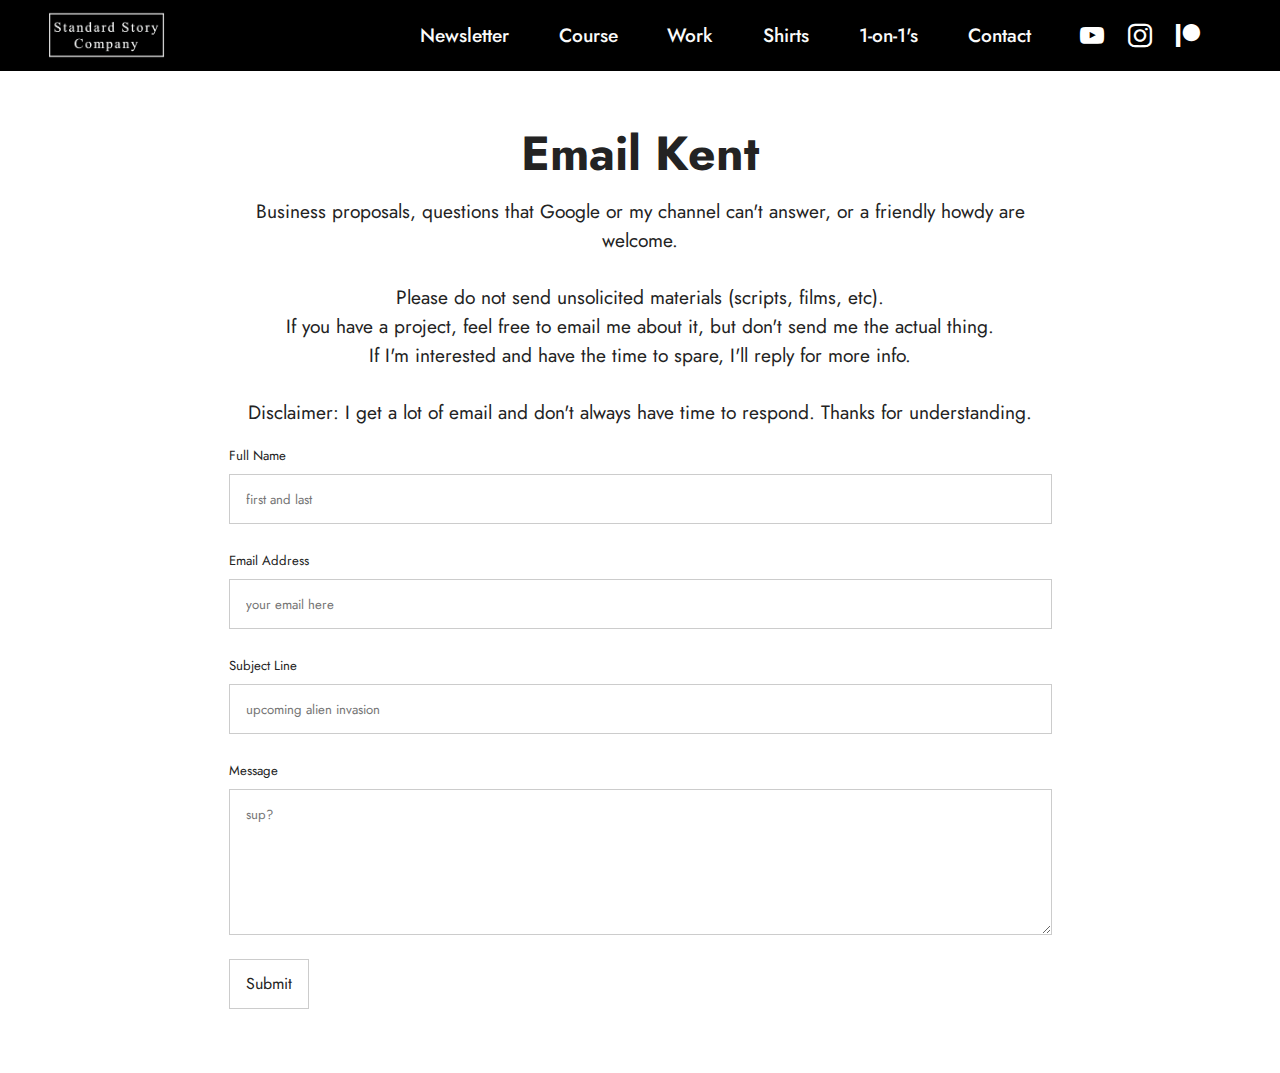
<file: contact.html>
<!DOCTYPE html>
<html  >
<head>
  
  <meta charset="UTF-8">
  <meta http-equiv="X-UA-Compatible" content="IE=edge">
  
  <meta name="twitter:card" content="summary_large_image"/>
  <meta name="twitter:image:src" content="assets/images/contact-meta.gif">
  <meta property="og:image" content="assets/images/contact-meta.gif">
  <meta name="twitter:title" content="Contact">
  <meta name="viewport" content="width=device-width, initial-scale=1, minimum-scale=1">
  <link rel="shortcut icon" href="assets/images/ssc-box-small-32x32.png" type="image/x-icon">
  <meta name="description" content="The home of Standard Story Company.">
  
  
  <title>Contact</title>
  <link rel="stylesheet" href="assets/bootstrap/css/bootstrap.min.css">
  <link rel="stylesheet" href="assets/bootstrap/css/bootstrap-grid.min.css">
  <link rel="stylesheet" href="assets/bootstrap/css/bootstrap-reboot.min.css">
  <link rel="stylesheet" href="assets/dropdown/css/style.css">
  <link rel="stylesheet" href="assets/socicon/css/styles.css">
  <link rel="stylesheet" href="assets/theme/css/style.css">
  <link rel="preload" href="https://fonts.googleapis.com/css?family=Jost:100,200,300,400,500,600,700,800,900,100i,200i,300i,400i,500i,600i,700i,800i,900i&display=swap" as="style" onload="this.onload=null;this.rel='stylesheet'">
  <noscript><link rel="stylesheet" href="https://fonts.googleapis.com/css?family=Jost:100,200,300,400,500,600,700,800,900,100i,200i,300i,400i,500i,600i,700i,800i,900i&display=swap"></noscript>
  <link rel="preload" as="style" href="assets/mobirise/css/mbr-additional.css"><link rel="stylesheet" href="assets/mobirise/css/mbr-additional.css" type="text/css">

  
  
  
</head>
<body>

<!-- Analytics -->
<!-- Google tag (gtag.js) -->
<script async src="https://www.googletagmanager.com/gtag/js?id=G-VCVW3DSCJ8"></script>
<script>
  window.dataLayer = window.dataLayer || [];
  function gtag(){dataLayer.push(arguments);}
  gtag('js', new Date());

  gtag('config', 'G-VCVW3DSCJ8');
</script>
<!-- /Analytics -->


  
  <section data-bs-version="5.1" class="menu menu1 cid-tAG5fo3xKn" once="menu" id="menu1-1m">
    

    <nav class="navbar navbar-dropdown navbar-fixed-top navbar-expand-lg">
        <div class="container-fluid">
            <div class="navbar-brand">
                <span class="navbar-logo">
                    <a href="index.html">
                        <img src="assets/images/standard-story-co-mobirise-png-2-256x105.png" alt="" style="height: 3rem;">
                    </a>
                </span>
                
            </div>
            <button class="navbar-toggler" type="button" data-toggle="collapse" data-bs-toggle="collapse" data-target="#navbarSupportedContent" data-bs-target="#navbarSupportedContent" aria-controls="navbarNavAltMarkup" aria-expanded="false" aria-label="Toggle navigation">
                <div class="hamburger">
                    <span></span>
                    <span></span>
                    <span></span>
                    <span></span>
                </div>
            </button>
            <div class="collapse navbar-collapse" id="navbarSupportedContent">
                <ul class="navbar-nav nav-dropdown nav-right" data-app-modern-menu="true"><li class="nav-item"><a class="nav-link link text-white text-primary display-7" href="newsletter.html">Newsletter</a></li><li class="nav-item"><a class="nav-link link text-white text-primary display-7" href="https://standardstoryco.teachable.com/p/wrapped-in-30-days" target="_blank">Course</a></li><li class="nav-item"><a class="nav-link link text-white text-primary display-7" href="work.html">Work</a></li><li class="nav-item"><a class="nav-link link text-white text-primary display-7" href="shop.html">Shirts</a></li><li class="nav-item"><a class="nav-link link text-white text-primary display-7" href="consultations.html">1-on-1's</a></li>
                    <li class="nav-item"><a class="nav-link link text-white text-primary display-7" href="contact.html">Contact</a>
                    </li></ul>
                <div class="icons-menu">
                    <a class="iconfont-wrapper" href="https://www.youtube.com/@standardstoryco" target="_blank">
                        <span class="p-2 mbr-iconfont socicon-youtube socicon"></span>
                    </a>
                    <a class="iconfont-wrapper" href="https://www.instagram.com/standardstoryco" target="_blank">
                        <span class="p-2 mbr-iconfont socicon-instagram socicon"></span>
                    </a>
                    <a class="iconfont-wrapper" href="https://www.patreon.com/standardstoryco" target="_blank">
                        <span class="p-2 mbr-iconfont socicon-patreon socicon"></span>
                    </a>
                    
                </div>
                
            </div>
        </div>
    </nav>
</section>

<section data-bs-version="5.1" class="header10 cid-u1yLSnBjk1" id="header10-2i">

    

    
    

    <div class="align-center container">
        <div class="row justify-content-center">
            <div class="col-md-12 col-lg-9">
                <h1 class="mbr-section-title mbr-fonts-style mb-3 display-2"><strong>Email Kent</strong></h1>
                <p class="mbr-text mbr-fonts-style display-7">Business proposals, questions that Google or my channel can't answer, or a friendly howdy are welcome.<br><br>Please do not send unsolicited materials (scripts, films, etc).<br>If you have a project, feel free to email me about it, but don't send me the actual thing.<br>If I'm interested and have the time to spare, I'll reply for more info.<br><br>Disclaimer: I get a lot of email and don't always have time to respond. Thanks for understanding.</p>
                <form id="fs-frm" name="simple-contact-form" accept-charset="utf-8" action="https://formspree.io/f/mbjnlpaz" method="post">
  <fieldset id="fs-frm-inputs">
    <label for="full-name">Full Name</label>
    <input type="text" name="name" id="full-name" placeholder="first and last" required="">
    <label for="email-address">Email Address</label>
    <input type="email" name="_replyto" id="email-address" placeholder="your email here" required="">
    <label for="subject">Subject Line</label>
    <input name="subject" placeholder="upcoming alien invasion">
    <label for="message">Message</label>
    <textarea rows="5" name="message" id="message" placeholder="sup?" required=""></textarea>
    <input type="hidden" name="_subject" id="email-subject" value="Contact Form Submission">
  </fieldset>
  <input type="submit" value="Submit">
</form><style>/* reset */
#fs-frm input,
#fs-frm select,
#fs-frm textarea,
#fs-frm fieldset,
#fs-frm optgroup,
#fs-frm label,
#fs-frm #card-element:disabled {
  font-family: inherit;
  font-size: 100%;
  color: inherit;
  border: none;
  border-radius: 0;
  display: block;
  width: 100%;
  padding: 0;
  margin: 0;
  -webkit-appearance: none;
  -moz-appearance: none;
}
#fs-frm label,
#fs-frm legend,
#fs-frm ::placeholder {
  font-size: .825rem;
  margin-bottom: .5rem;
  padding-top: .2rem;
  display: flex;
  align-items: baseline;
}

/* border, padding, margin, width */
#fs-frm input,
#fs-frm select,
#fs-frm textarea,
#fs-frm #card-element {
  border: 1px solid rgba(0,0,0,0.2);
  background-color: rgba(255,255,255,0.9);
  padding: .75em 1rem;
  margin-bottom: 1.5rem;
}
#fs-frm input:focus,
#fs-frm select:focus,
#fs-frm textarea:focus {
  background-color: white;
  outline-style: solid;
  outline-width: thin;
  outline-color: gray;
  outline-offset: -1px;
}
#fs-frm [type="text"],
#fs-frm [type="email"] {
  width: 100%;
}
#fs-frm [type="button"],
#fs-frm [type="submit"],
#fs-frm [type="reset"] {
  width: auto;
  cursor: pointer;
  -webkit-appearance: button;
  -moz-appearance: button;
  appearance: button;
}
#fs-frm [type="button"]:focus,
#fs-frm [type="submit"]:focus,
#fs-frm [type="reset"]:focus {
  outline: none;
}
#fs-frm [type="submit"],
#fs-frm [type="reset"] {
  margin-bottom: 0;
}
#fs-frm select {
  text-transform: none;
}

#fs-frm [type="checkbox"] {
  -webkit-appearance: checkbox;
  -moz-appearance: checkbox;
  appearance: checkbox;
  display: inline-block;
  width: auto;
  margin: 0 .5em 0 0 !important;
}

#fs-frm [type="radio"] {
  -webkit-appearance: radio;
  -moz-appearance: radio;
  appearance: radio;
}

/* address, locale */
#fs-frm fieldset.locale input[name="city"],
#fs-frm fieldset.locale select[name="state"],
#fs-frm fieldset.locale input[name="postal-code"] {
  display: inline;
}
#fs-frm fieldset.locale input[name="city"] {
  width: 52%;
}
#fs-frm fieldset.locale select[name="state"],
#fs-frm fieldset.locale input[name="postal-code"] {
  width: 20%;
}
#fs-frm fieldset.locale input[name="city"],
#fs-frm fieldset.locale select[name="state"] {
  margin-right: 3%;
}
</style>
        </div>
    </div>
</div></section><section><a href="https://mobiri.se"></a><a href="https://mobiri.se"></a></section><script src="assets/bootstrap/js/bootstrap.bundle.min.js"></script>  <script src="assets/smoothscroll/smooth-scroll.js"></script>  <script src="assets/ytplayer/index.js"></script>  <script src="assets/dropdown/js/navbar-dropdown.js"></script>  <script src="assets/theme/js/script.js"></script>  
  
  
</body>
</html>
</file>
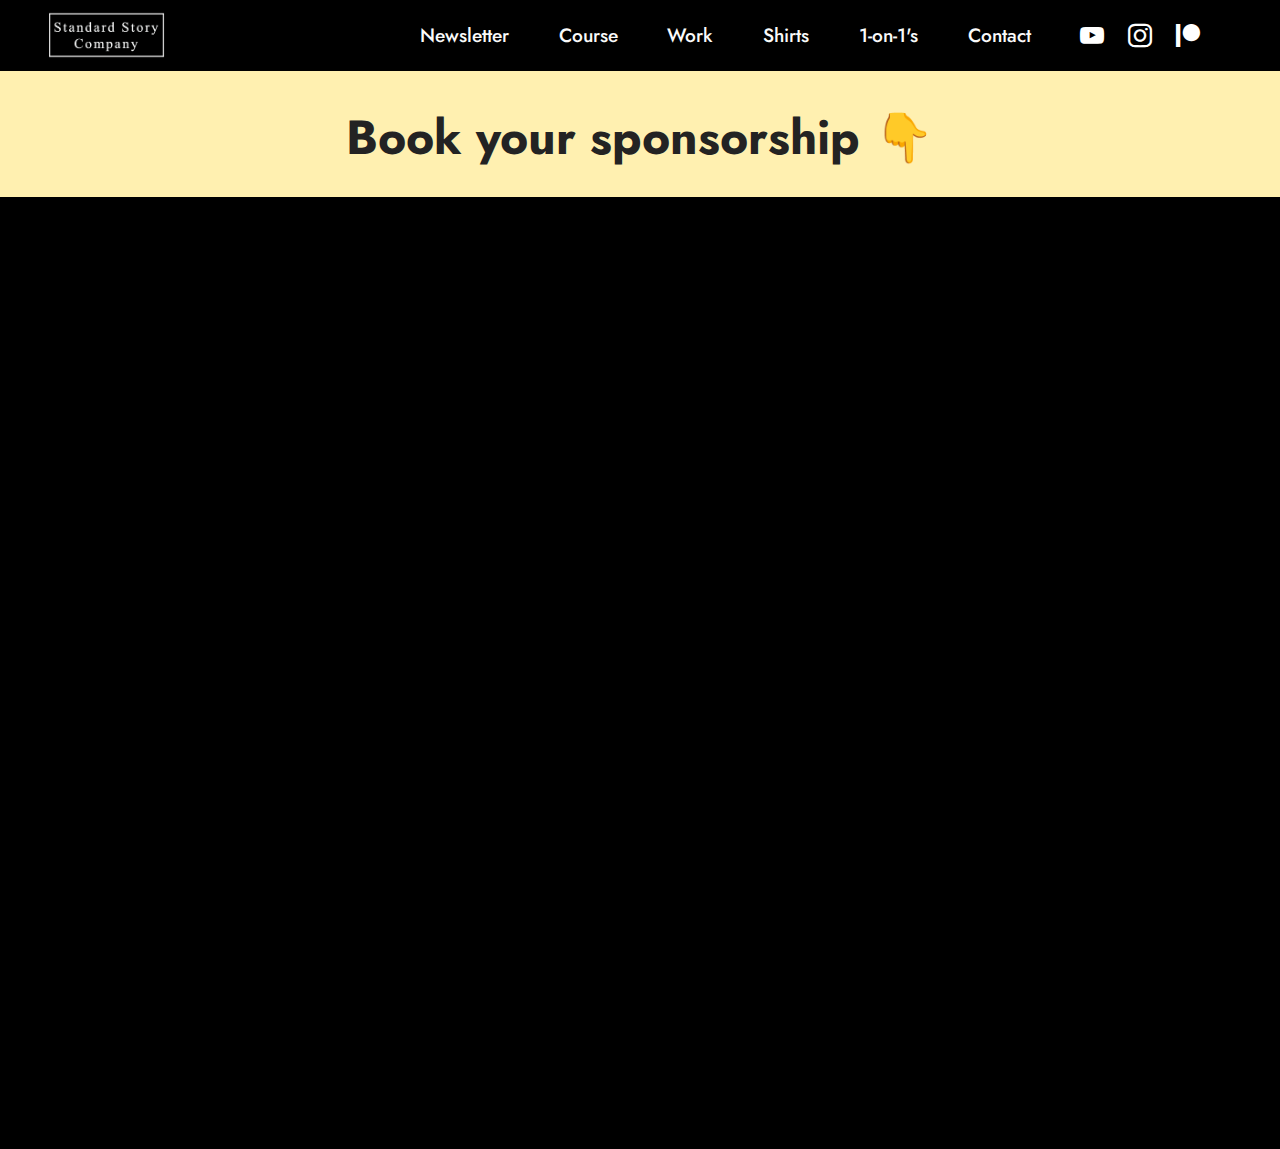
<file: ffn-booking.html>
<!DOCTYPE html>
<html  >
<head>
  
  <meta charset="UTF-8">
  <meta http-equiv="X-UA-Compatible" content="IE=edge">
  
  <meta name="viewport" content="width=device-width, initial-scale=1, minimum-scale=1">
  <link rel="shortcut icon" href="assets/images/ssc-box-small-32x32.png" type="image/x-icon">
  <meta name="description" content="">
  
  
  <title>Friday Film Notes - Sponsor Booking</title>
  <link rel="stylesheet" href="assets/bootstrap/css/bootstrap.min.css">
  <link rel="stylesheet" href="assets/bootstrap/css/bootstrap-grid.min.css">
  <link rel="stylesheet" href="assets/bootstrap/css/bootstrap-reboot.min.css">
  <link rel="stylesheet" href="assets/dropdown/css/style.css">
  <link rel="stylesheet" href="assets/socicon/css/styles.css">
  <link rel="stylesheet" href="assets/theme/css/style.css">
  <link rel="preload" href="https://fonts.googleapis.com/css?family=Jost:100,200,300,400,500,600,700,800,900,100i,200i,300i,400i,500i,600i,700i,800i,900i&display=swap" as="style" onload="this.onload=null;this.rel='stylesheet'">
  <noscript><link rel="stylesheet" href="https://fonts.googleapis.com/css?family=Jost:100,200,300,400,500,600,700,800,900,100i,200i,300i,400i,500i,600i,700i,800i,900i&display=swap"></noscript>
  <link rel="preload" as="style" href="assets/mobirise/css/mbr-additional.css"><link rel="stylesheet" href="assets/mobirise/css/mbr-additional.css" type="text/css">

  
  
  
</head>
<body>

<!-- Analytics -->
<!-- Google tag (gtag.js) -->
<script async src="https://www.googletagmanager.com/gtag/js?id=G-VCVW3DSCJ8"></script>
<script>
  window.dataLayer = window.dataLayer || [];
  function gtag(){dataLayer.push(arguments);}
  gtag('js', new Date());

  gtag('config', 'G-VCVW3DSCJ8');
</script>
<!-- /Analytics -->


  
  <section data-bs-version="5.1" class="menu menu1 cid-tAG5fo3xKn" once="menu" id="menu1-32">
    

    <nav class="navbar navbar-dropdown navbar-fixed-top navbar-expand-lg">
        <div class="container-fluid">
            <div class="navbar-brand">
                <span class="navbar-logo">
                    <a href="index.html">
                        <img src="assets/images/standard-story-co-mobirise-png-2-256x105.png" alt="" style="height: 3rem;">
                    </a>
                </span>
                
            </div>
            <button class="navbar-toggler" type="button" data-toggle="collapse" data-bs-toggle="collapse" data-target="#navbarSupportedContent" data-bs-target="#navbarSupportedContent" aria-controls="navbarNavAltMarkup" aria-expanded="false" aria-label="Toggle navigation">
                <div class="hamburger">
                    <span></span>
                    <span></span>
                    <span></span>
                    <span></span>
                </div>
            </button>
            <div class="collapse navbar-collapse" id="navbarSupportedContent">
                <ul class="navbar-nav nav-dropdown nav-right" data-app-modern-menu="true"><li class="nav-item"><a class="nav-link link text-white text-primary display-7" href="newsletter.html">Newsletter</a></li><li class="nav-item"><a class="nav-link link text-white text-primary display-7" href="https://standardstoryco.teachable.com/p/wrapped-in-30-days" target="_blank">Course</a></li><li class="nav-item"><a class="nav-link link text-white text-primary display-7" href="work.html">Work</a></li><li class="nav-item"><a class="nav-link link text-white text-primary display-7" href="shop.html">Shirts</a></li><li class="nav-item"><a class="nav-link link text-white text-primary display-7" href="consultations.html">1-on-1's</a></li>
                    <li class="nav-item"><a class="nav-link link text-white text-primary display-7" href="contact.html">Contact</a>
                    </li></ul>
                <div class="icons-menu">
                    <a class="iconfont-wrapper" href="https://www.youtube.com/@standardstoryco" target="_blank">
                        <span class="p-2 mbr-iconfont socicon-youtube socicon"></span>
                    </a>
                    <a class="iconfont-wrapper" href="https://www.instagram.com/standardstoryco" target="_blank">
                        <span class="p-2 mbr-iconfont socicon-instagram socicon"></span>
                    </a>
                    <a class="iconfont-wrapper" href="https://www.patreon.com/standardstoryco" target="_blank">
                        <span class="p-2 mbr-iconfont socicon-patreon socicon"></span>
                    </a>
                    
                </div>
                
            </div>
        </div>
    </nav>
</section>

<section data-bs-version="5.1" class="content4 cid-u2SzatZw5a" id="content4-39">
    

    
    
    <div class="container-fluid">
        <div class="row justify-content-center">
            <div class="title col-md-12 col-lg-10">
                <h3 class="mbr-section-title mbr-fonts-style align-center mb-4 display-2">
                    <strong>Book your sponsorship 👇</strong></h3>
                
                
            </div>
        </div>
    </div>
</section>

<section class="mbr-section mbr-section--no-padding cid-u2Sxjozgor" id="witsec-html-block-38">





<!-- Place your own code below -->
<!-- Calendly inline widget begin -->
<br><br><br>
<div class="calendly-inline-widget" data-url="https://calendly.com/standardstoryco/sponsor-friday-film-notes" style="min-width:100%;height:700px;"></div>
<script type="text/javascript" src="https://assets.calendly.com/assets/external/widget.js" async></script>
<!-- Calendly inline widget end -->
<!-- Place your own code above -->

</section><section><a href="https://mobiri.se"></a><a href="https://mobiri.se"></a></section><script src="assets/bootstrap/js/bootstrap.bundle.min.js"></script>  <script src="assets/smoothscroll/smooth-scroll.js"></script>  <script src="assets/ytplayer/index.js"></script>  <script src="assets/dropdown/js/navbar-dropdown.js"></script>  <script src="assets/theme/js/script.js"></script>  
  
  
</body>
</html>
</file>
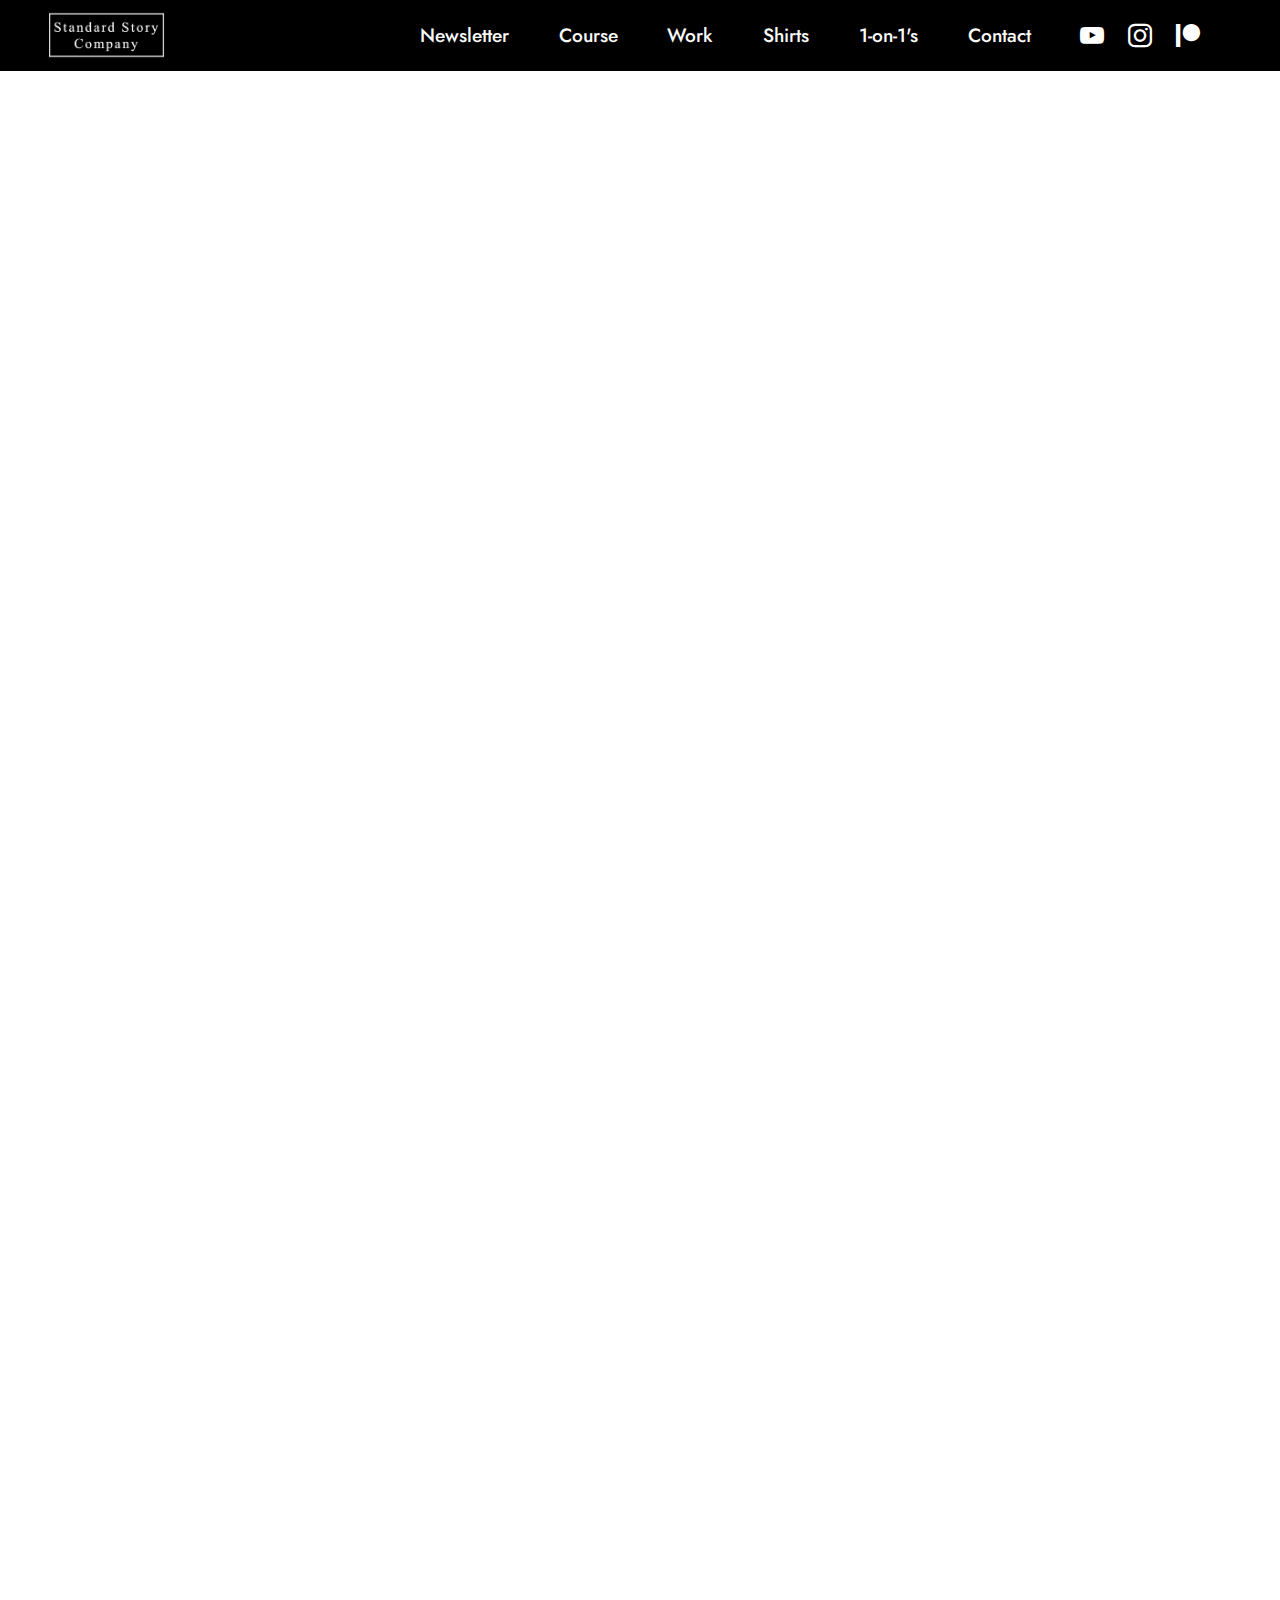
<file: newsletter.html>
<!DOCTYPE html>
<html  >
<head>
  
  <meta charset="UTF-8">
  <meta http-equiv="X-UA-Compatible" content="IE=edge">
  
  <meta name="viewport" content="width=device-width, initial-scale=1, minimum-scale=1">
  <link rel="shortcut icon" href="assets/images/ssc-box-small-32x32.png" type="image/x-icon">
  <meta name="description" content="">
  
  
  <title>Newsletter</title>
  <link rel="stylesheet" href="assets/bootstrap/css/bootstrap.min.css">
  <link rel="stylesheet" href="assets/bootstrap/css/bootstrap-grid.min.css">
  <link rel="stylesheet" href="assets/bootstrap/css/bootstrap-reboot.min.css">
  <link rel="stylesheet" href="assets/dropdown/css/style.css">
  <link rel="stylesheet" href="assets/socicon/css/styles.css">
  <link rel="stylesheet" href="assets/theme/css/style.css">
  <link rel="preload" href="https://fonts.googleapis.com/css?family=Jost:100,200,300,400,500,600,700,800,900,100i,200i,300i,400i,500i,600i,700i,800i,900i&display=swap" as="style" onload="this.onload=null;this.rel='stylesheet'">
  <noscript><link rel="stylesheet" href="https://fonts.googleapis.com/css?family=Jost:100,200,300,400,500,600,700,800,900,100i,200i,300i,400i,500i,600i,700i,800i,900i&display=swap"></noscript>
  <link rel="preload" as="style" href="assets/mobirise/css/mbr-additional.css"><link rel="stylesheet" href="assets/mobirise/css/mbr-additional.css" type="text/css">

  
  
  
</head>
<body>

<!-- Analytics -->
<!-- Google tag (gtag.js) -->
<script async src="https://www.googletagmanager.com/gtag/js?id=G-VCVW3DSCJ8"></script>
<script>
  window.dataLayer = window.dataLayer || [];
  function gtag(){dataLayer.push(arguments);}
  gtag('js', new Date());

  gtag('config', 'G-VCVW3DSCJ8');
</script>
<!-- /Analytics -->


  
  <section data-bs-version="5.1" class="menu menu1 cid-tAG5fo3xKn" once="menu" id="menu1-1m">
    

    <nav class="navbar navbar-dropdown navbar-fixed-top navbar-expand-lg">
        <div class="container-fluid">
            <div class="navbar-brand">
                <span class="navbar-logo">
                    <a href="index.html">
                        <img src="assets/images/standard-story-co-mobirise-png-2-256x105.png" alt="" style="height: 3rem;">
                    </a>
                </span>
                
            </div>
            <button class="navbar-toggler" type="button" data-toggle="collapse" data-bs-toggle="collapse" data-target="#navbarSupportedContent" data-bs-target="#navbarSupportedContent" aria-controls="navbarNavAltMarkup" aria-expanded="false" aria-label="Toggle navigation">
                <div class="hamburger">
                    <span></span>
                    <span></span>
                    <span></span>
                    <span></span>
                </div>
            </button>
            <div class="collapse navbar-collapse" id="navbarSupportedContent">
                <ul class="navbar-nav nav-dropdown nav-right" data-app-modern-menu="true"><li class="nav-item"><a class="nav-link link text-white text-primary display-7" href="newsletter.html">Newsletter</a></li><li class="nav-item"><a class="nav-link link text-white text-primary display-7" href="https://standardstoryco.teachable.com/p/wrapped-in-30-days" target="_blank">Course</a></li><li class="nav-item"><a class="nav-link link text-white text-primary display-7" href="work.html">Work</a></li><li class="nav-item"><a class="nav-link link text-white text-primary display-7" href="shop.html">Shirts</a></li><li class="nav-item"><a class="nav-link link text-white text-primary display-7" href="consultations.html">1-on-1's</a></li>
                    <li class="nav-item"><a class="nav-link link text-white text-primary display-7" href="contact.html">Contact</a>
                    </li></ul>
                <div class="icons-menu">
                    <a class="iconfont-wrapper" href="https://www.youtube.com/@standardstoryco" target="_blank">
                        <span class="p-2 mbr-iconfont socicon-youtube socicon"></span>
                    </a>
                    <a class="iconfont-wrapper" href="https://www.instagram.com/standardstoryco" target="_blank">
                        <span class="p-2 mbr-iconfont socicon-instagram socicon"></span>
                    </a>
                    <a class="iconfont-wrapper" href="https://www.patreon.com/standardstoryco" target="_blank">
                        <span class="p-2 mbr-iconfont socicon-patreon socicon"></span>
                    </a>
                    
                </div>
                
            </div>
        </div>
    </nav>
</section>

<section class="mbr-section mbr-section--no-padding cid-tL9Bmhz2ww" id="witsec-html-block-1s">





<!-- Place your own code below -->
<div class="container">
	
</div>
<!-- Place your own code above -->

</section>

<section class="mbr-section mbr-section--no-padding cid-u1i1VJGrA4" id="witsec-html-block-2d">





<!-- Place your own code below -->
<iframe src="https://subscribepage.io/sscnewsletter" width="100%" height="2000" seamless="seamless" frameborder="0" scrolling="no" allowfullscreen="true"></iframe>

<!-- Place your own code above -->

</section><section><a href="https://mobiri.se"></a><a href="https://mobiri.se"></a></section><script src="assets/bootstrap/js/bootstrap.bundle.min.js"></script>  <script src="assets/smoothscroll/smooth-scroll.js"></script>  <script src="assets/ytplayer/index.js"></script>  <script src="assets/dropdown/js/navbar-dropdown.js"></script>  <script src="assets/theme/js/script.js"></script>  
  
  
</body>
</html>
</file>
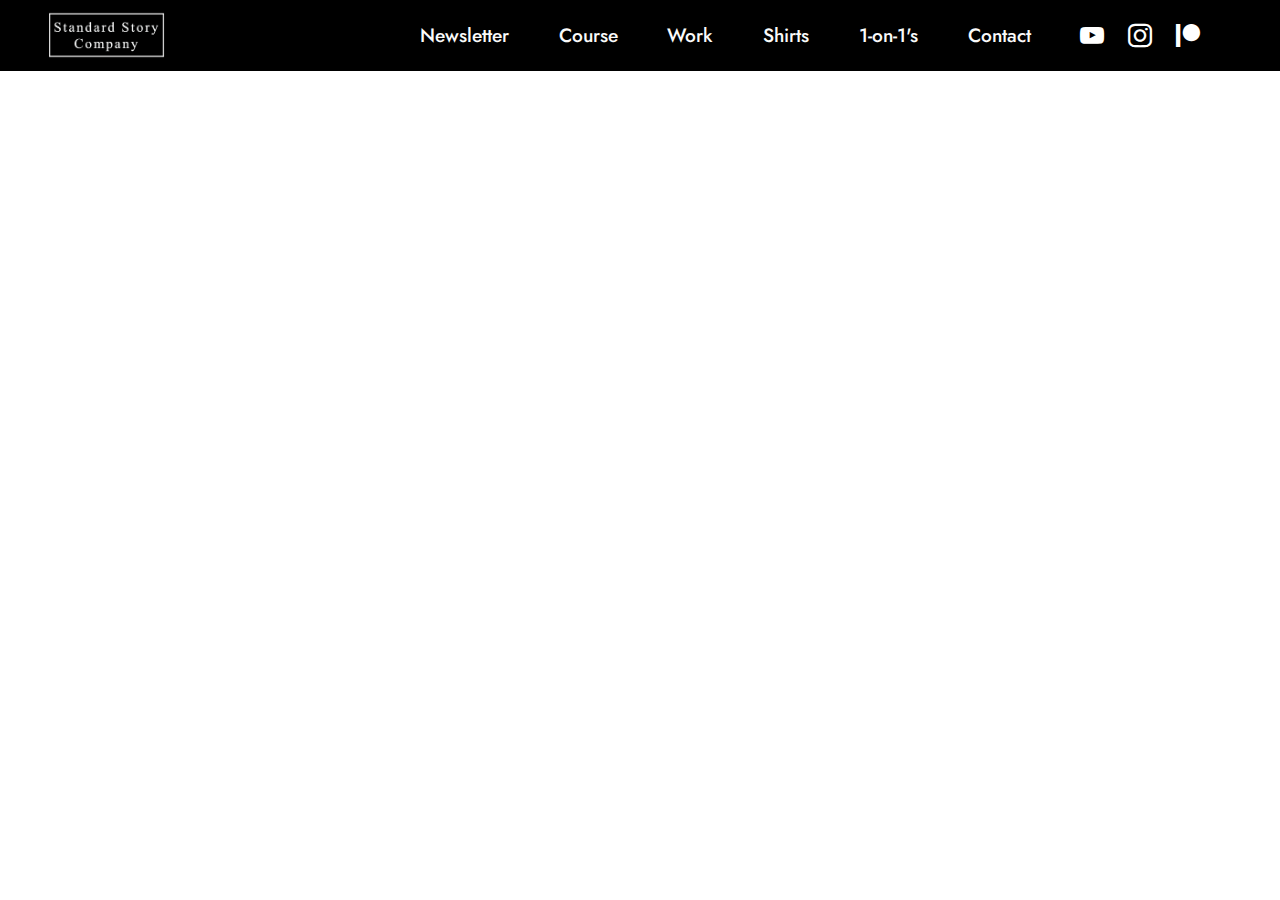
<file: newsletterarchive.html>
<!DOCTYPE html>
<html  >
<head>
  
  <meta charset="UTF-8">
  <meta http-equiv="X-UA-Compatible" content="IE=edge">
  
  <meta name="viewport" content="width=device-width, initial-scale=1, minimum-scale=1">
  <link rel="shortcut icon" href="assets/images/ssc-box-small-32x32.png" type="image/x-icon">
  <meta name="description" content="">
  
  
  <title>Friday Film Notes Archive</title>
  <link rel="stylesheet" href="assets/bootstrap/css/bootstrap.min.css">
  <link rel="stylesheet" href="assets/bootstrap/css/bootstrap-grid.min.css">
  <link rel="stylesheet" href="assets/bootstrap/css/bootstrap-reboot.min.css">
  <link rel="stylesheet" href="assets/dropdown/css/style.css">
  <link rel="stylesheet" href="assets/socicon/css/styles.css">
  <link rel="stylesheet" href="assets/theme/css/style.css">
  <link rel="preload" href="https://fonts.googleapis.com/css?family=Jost:100,200,300,400,500,600,700,800,900,100i,200i,300i,400i,500i,600i,700i,800i,900i&display=swap" as="style" onload="this.onload=null;this.rel='stylesheet'">
  <noscript><link rel="stylesheet" href="https://fonts.googleapis.com/css?family=Jost:100,200,300,400,500,600,700,800,900,100i,200i,300i,400i,500i,600i,700i,800i,900i&display=swap"></noscript>
  <link rel="preload" as="style" href="assets/mobirise/css/mbr-additional.css"><link rel="stylesheet" href="assets/mobirise/css/mbr-additional.css" type="text/css">

  
  
  
</head>
<body>

<!-- Analytics -->
<!-- Google tag (gtag.js) -->
<script async src="https://www.googletagmanager.com/gtag/js?id=G-VCVW3DSCJ8"></script>
<script>
  window.dataLayer = window.dataLayer || [];
  function gtag(){dataLayer.push(arguments);}
  gtag('js', new Date());

  gtag('config', 'G-VCVW3DSCJ8');
</script>
<!-- /Analytics -->


  
  <section data-bs-version="5.1" class="menu menu1 cid-tAG5fo3xKn" once="menu" id="menu1-23">
    

    <nav class="navbar navbar-dropdown navbar-fixed-top navbar-expand-lg">
        <div class="container-fluid">
            <div class="navbar-brand">
                <span class="navbar-logo">
                    <a href="index.html">
                        <img src="assets/images/standard-story-co-mobirise-png-2-256x105.png" alt="" style="height: 3rem;">
                    </a>
                </span>
                
            </div>
            <button class="navbar-toggler" type="button" data-toggle="collapse" data-bs-toggle="collapse" data-target="#navbarSupportedContent" data-bs-target="#navbarSupportedContent" aria-controls="navbarNavAltMarkup" aria-expanded="false" aria-label="Toggle navigation">
                <div class="hamburger">
                    <span></span>
                    <span></span>
                    <span></span>
                    <span></span>
                </div>
            </button>
            <div class="collapse navbar-collapse" id="navbarSupportedContent">
                <ul class="navbar-nav nav-dropdown nav-right" data-app-modern-menu="true"><li class="nav-item"><a class="nav-link link text-white text-primary display-7" href="newsletter.html">Newsletter</a></li><li class="nav-item"><a class="nav-link link text-white text-primary display-7" href="https://standardstoryco.teachable.com/p/wrapped-in-30-days" target="_blank">Course</a></li><li class="nav-item"><a class="nav-link link text-white text-primary display-7" href="work.html">Work</a></li><li class="nav-item"><a class="nav-link link text-white text-primary display-7" href="shop.html">Shirts</a></li><li class="nav-item"><a class="nav-link link text-white text-primary display-7" href="consultations.html">1-on-1's</a></li>
                    <li class="nav-item"><a class="nav-link link text-white text-primary display-7" href="contact.html">Contact</a>
                    </li></ul>
                <div class="icons-menu">
                    <a class="iconfont-wrapper" href="https://www.youtube.com/@standardstoryco" target="_blank">
                        <span class="p-2 mbr-iconfont socicon-youtube socicon"></span>
                    </a>
                    <a class="iconfont-wrapper" href="https://www.instagram.com/standardstoryco" target="_blank">
                        <span class="p-2 mbr-iconfont socicon-instagram socicon"></span>
                    </a>
                    <a class="iconfont-wrapper" href="https://www.patreon.com/standardstoryco" target="_blank">
                        <span class="p-2 mbr-iconfont socicon-patreon socicon"></span>
                    </a>
                    
                </div>
                
            </div>
        </div>
    </nav>
</section><section><a href="https://mobiri.se"></a><a href="https://mobiri.se"></a></section><script src="assets/bootstrap/js/bootstrap.bundle.min.js"></script>  <script src="assets/smoothscroll/smooth-scroll.js"></script>  <script src="assets/ytplayer/index.js"></script>  <script src="assets/dropdown/js/navbar-dropdown.js"></script>  <script src="assets/theme/js/script.js"></script>  
  
  
</body>
</html>
</file>
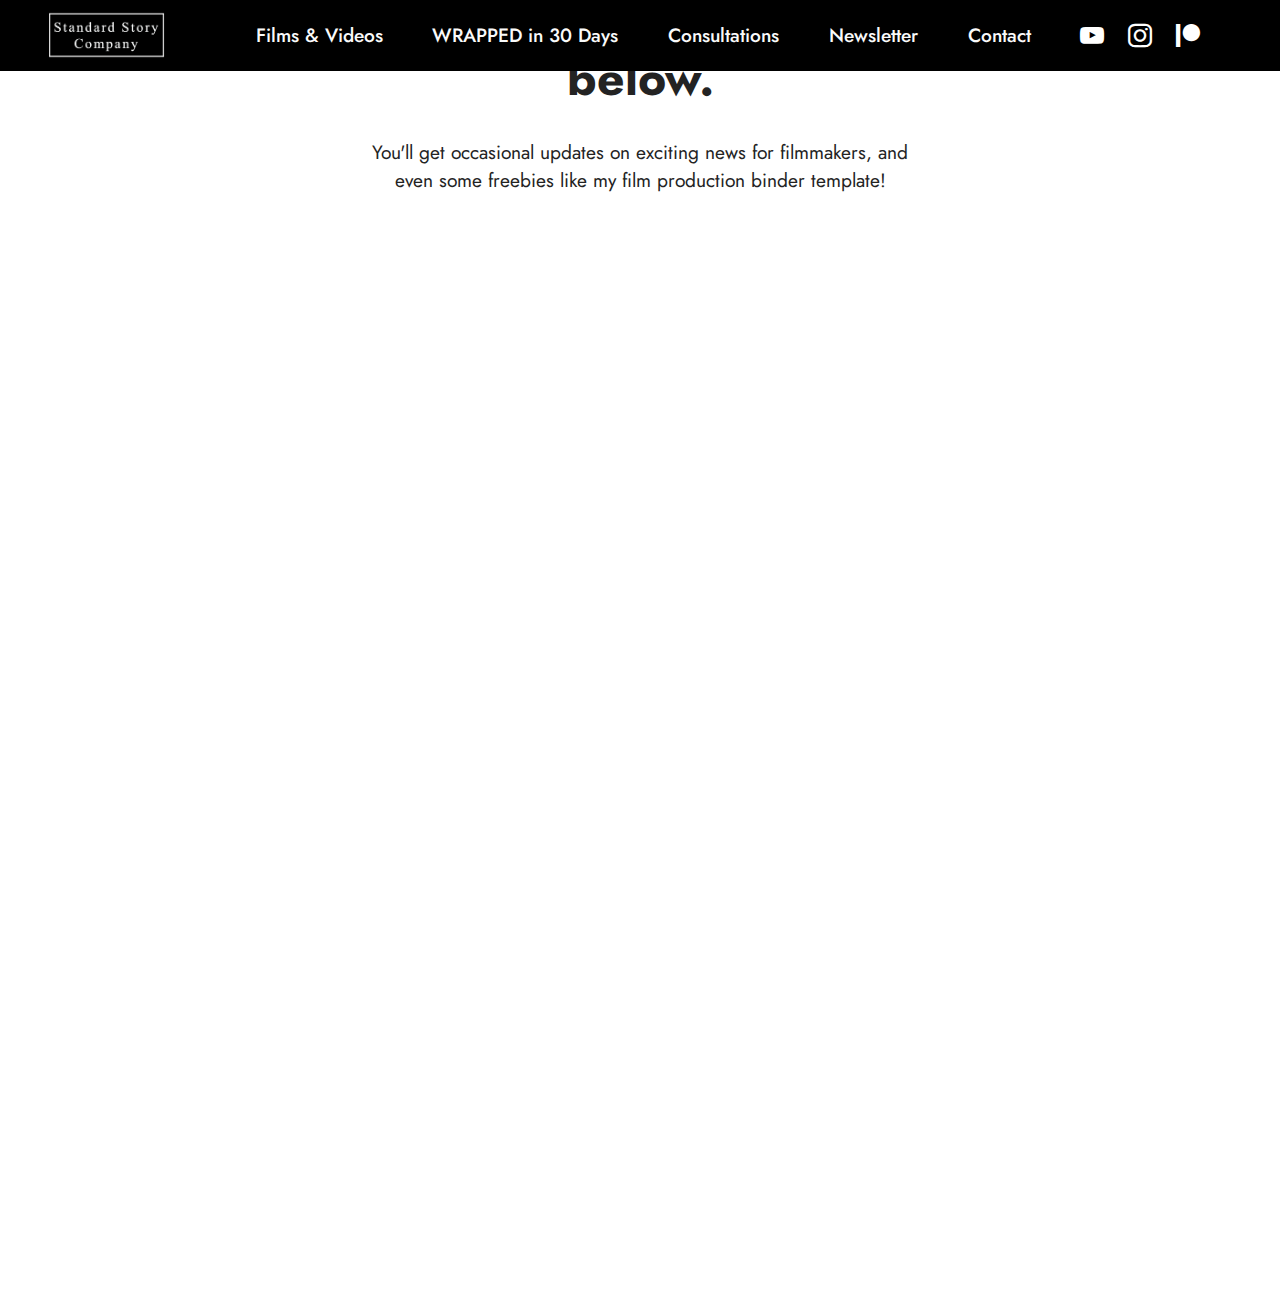
<file: page4.html>
<!DOCTYPE html>
<html  >
<head>
  
  <meta charset="UTF-8">
  <meta http-equiv="X-UA-Compatible" content="IE=edge">
  
  <meta name="viewport" content="width=device-width, initial-scale=1, minimum-scale=1">
  <link rel="shortcut icon" href="assets/images/standard-story-co-mobirise-png-2-256x105.png" type="image/x-icon">
  <meta name="description" content="">
  
  
  <title>Newsletter</title>
  <link rel="stylesheet" href="assets/bootstrap/css/bootstrap.min.css">
  <link rel="stylesheet" href="assets/bootstrap/css/bootstrap-grid.min.css">
  <link rel="stylesheet" href="assets/bootstrap/css/bootstrap-reboot.min.css">
  <link rel="stylesheet" href="assets/dropdown/css/style.css">
  <link rel="stylesheet" href="assets/socicon/css/styles.css">
  <link rel="stylesheet" href="assets/theme/css/style.css">
  <link rel="preload" href="https://fonts.googleapis.com/css?family=Jost:100,200,300,400,500,600,700,800,900,100i,200i,300i,400i,500i,600i,700i,800i,900i&display=swap" as="style" onload="this.onload=null;this.rel='stylesheet'">
  <noscript><link rel="stylesheet" href="https://fonts.googleapis.com/css?family=Jost:100,200,300,400,500,600,700,800,900,100i,200i,300i,400i,500i,600i,700i,800i,900i&display=swap"></noscript>
  <link rel="preload" as="style" href="assets/mobirise/css/mbr-additional.css"><link rel="stylesheet" href="assets/mobirise/css/mbr-additional.css" type="text/css">

  
  
  
</head>
<body>

<!-- Analytics -->
<!-- Google tag (gtag.js) -->
<script async src="https://www.googletagmanager.com/gtag/js?id=G-VCVW3DSCJ8"></script>
<script>
  window.dataLayer = window.dataLayer || [];
  function gtag(){dataLayer.push(arguments);}
  gtag('js', new Date());

  gtag('config', 'G-VCVW3DSCJ8');
</script>
<!-- /Analytics -->


  
  <section data-bs-version="5.1" class="content4 cid-tAGaz5RBck" id="content4-1o">
    

    
    
    <div class="container">
        <div class="row justify-content-center">
            <div class="title col-md-12 col-lg-6">
                <h3 class="mbr-section-title mbr-fonts-style align-center mb-4 display-2">
                    <strong>Join my newsletter below.</strong></h3>
                <h4 class="mbr-section-subtitle align-center mbr-fonts-style mb-4 display-7">
                    You'll get occasional updates on exciting news for filmmakers, and even some freebies like my film production binder template!<br></h4>
                
            </div>
        </div>
    </div>
</section>

<section class="mbr-section mbr-section--no-padding cid-tAG18IsRXF" id="witsec-html-block-1h">





<!-- Place your own code below -->
<iframe src="https://subscribepage.io/productionbinder-full" width="full" height="1080" seamless="seamless" scrolling="yes" frameborder="0" allowfullscreen="true"></iframe>
<!-- Place your own code above -->

</section>

<section data-bs-version="5.1" class="menu menu1 cid-tAG5fo3xKn" once="menu" id="menu1-1m">
    

    <nav class="navbar navbar-dropdown navbar-fixed-top navbar-expand-lg">
        <div class="container-fluid">
            <div class="navbar-brand">
                <span class="navbar-logo">
                    <a href="index.html">
                        <img src="assets/images/standard-story-co-mobirise-png-2-256x105.png" alt="" style="height: 3rem;">
                    </a>
                </span>
                
            </div>
            <button class="navbar-toggler" type="button" data-toggle="collapse" data-bs-toggle="collapse" data-target="#navbarSupportedContent" data-bs-target="#navbarSupportedContent" aria-controls="navbarNavAltMarkup" aria-expanded="false" aria-label="Toggle navigation">
                <div class="hamburger">
                    <span></span>
                    <span></span>
                    <span></span>
                    <span></span>
                </div>
            </button>
            <div class="collapse navbar-collapse" id="navbarSupportedContent">
                <ul class="navbar-nav nav-dropdown nav-right" data-app-modern-menu="true"><li class="nav-item"><a class="nav-link link text-white text-primary display-7" href="work.html">Films &amp; Videos</a></li><li class="nav-item"><a class="nav-link link text-white text-primary display-7" href="wrapped.html">WRAPPED in 30 Days</a></li><li class="nav-item"><a class="nav-link link text-white text-primary display-7" href="consultations.html">Consultations</a></li>
                    <li class="nav-item"><a class="nav-link link text-white text-primary display-7" href="page4.html">Newsletter</a></li><li class="nav-item"><a class="nav-link link text-white text-primary display-7" href="contact.html">Contact</a>
                    </li></ul>
                <div class="icons-menu">
                    <a class="iconfont-wrapper" href="https://www.youtube.com/@standardstoryco" target="_blank">
                        <span class="p-2 mbr-iconfont socicon-youtube socicon"></span>
                    </a>
                    <a class="iconfont-wrapper" href="https://www.instagram.com/standardstoryco" target="_blank">
                        <span class="p-2 mbr-iconfont socicon-instagram socicon"></span>
                    </a>
                    <a class="iconfont-wrapper" href="https://www.patreon.com/standardstoryco" target="_blank">
                        <span class="p-2 mbr-iconfont socicon-patreon socicon"></span>
                    </a>
                    
                </div>
                
            </div>
        </div>
    </nav>
</section><section><a href="https://mobiri.se"></a><a href="https://mobiri.se"></a></section><script src="assets/bootstrap/js/bootstrap.bundle.min.js"></script>  <script src="assets/smoothscroll/smooth-scroll.js"></script>  <script src="assets/ytplayer/index.js"></script>  <script src="assets/dropdown/js/navbar-dropdown.js"></script>  <script src="assets/theme/js/script.js"></script>  
  
  
</body>
</html>
</file>
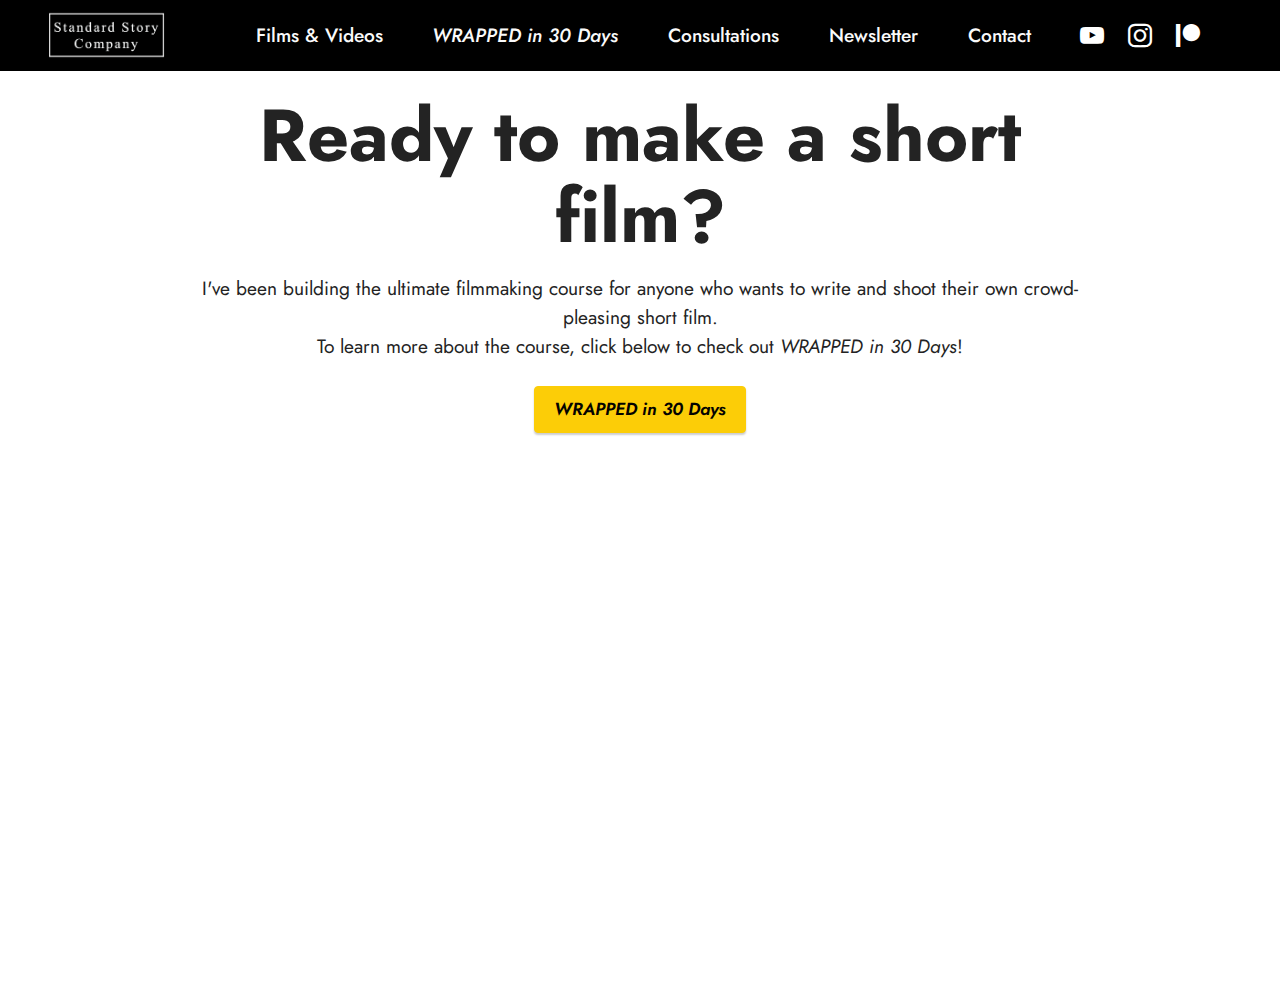
<file: page5.html>
<!DOCTYPE html>
<html  >
<head>
  
  <meta charset="UTF-8">
  <meta http-equiv="X-UA-Compatible" content="IE=edge">
  
  <meta name="viewport" content="width=device-width, initial-scale=1, minimum-scale=1">
  <link rel="shortcut icon" href="assets/images/standard-story-co-mobirise-png-2-256x105.png" type="image/x-icon">
  <meta name="description" content="">
  
  
  <title>WRAPPED In 30 Days</title>
  <link rel="stylesheet" href="assets/bootstrap/css/bootstrap.min.css">
  <link rel="stylesheet" href="assets/bootstrap/css/bootstrap-grid.min.css">
  <link rel="stylesheet" href="assets/bootstrap/css/bootstrap-reboot.min.css">
  <link rel="stylesheet" href="assets/dropdown/css/style.css">
  <link rel="stylesheet" href="assets/socicon/css/styles.css">
  <link rel="stylesheet" href="assets/theme/css/style.css">
  <link rel="preload" href="https://fonts.googleapis.com/css?family=Jost:100,200,300,400,500,600,700,800,900,100i,200i,300i,400i,500i,600i,700i,800i,900i&display=swap" as="style" onload="this.onload=null;this.rel='stylesheet'">
  <noscript><link rel="stylesheet" href="https://fonts.googleapis.com/css?family=Jost:100,200,300,400,500,600,700,800,900,100i,200i,300i,400i,500i,600i,700i,800i,900i&display=swap"></noscript>
  <link rel="preload" as="style" href="assets/mobirise/css/mbr-additional.css"><link rel="stylesheet" href="assets/mobirise/css/mbr-additional.css" type="text/css">

  
  
  
</head>
<body>
  
  <section data-bs-version="5.1" class="menu menu1 cid-tAG5fo3xKn" once="menu" id="menu1-1m">
    

    <nav class="navbar navbar-dropdown navbar-fixed-top navbar-expand-lg">
        <div class="container-fluid">
            <div class="navbar-brand">
                <span class="navbar-logo">
                    <a href="index.html">
                        <img src="assets/images/standard-story-co-mobirise-png-2-256x105.png" alt="" style="height: 3rem;">
                    </a>
                </span>
                
            </div>
            <button class="navbar-toggler" type="button" data-toggle="collapse" data-bs-toggle="collapse" data-target="#navbarSupportedContent" data-bs-target="#navbarSupportedContent" aria-controls="navbarNavAltMarkup" aria-expanded="false" aria-label="Toggle navigation">
                <div class="hamburger">
                    <span></span>
                    <span></span>
                    <span></span>
                    <span></span>
                </div>
            </button>
            <div class="collapse navbar-collapse" id="navbarSupportedContent">
                <ul class="navbar-nav nav-dropdown nav-right" data-app-modern-menu="true"><li class="nav-item"><a class="nav-link link text-white text-primary display-7" href="work.html">Films &amp; Videos</a></li><li class="nav-item"><a class="nav-link link text-white text-primary display-7" href="page5.html"><em>WRAPPED in 30 Days</em></a></li><li class="nav-item"><a class="nav-link link text-white text-primary display-7" href="consultations.html">Consultations</a></li>
                    <li class="nav-item"><a class="nav-link link text-white text-primary display-7" href="page4.html">Newsletter</a></li><li class="nav-item"><a class="nav-link link text-white text-primary display-7" href="contact.html">Contact</a>
                    </li></ul>
                <div class="icons-menu">
                    <a class="iconfont-wrapper" href="https://www.youtube.com/@standardstoryco" target="_blank">
                        <span class="p-2 mbr-iconfont socicon-youtube socicon"></span>
                    </a>
                    <a class="iconfont-wrapper" href="https://www.instagram.com/standardstoryco" target="_blank">
                        <span class="p-2 mbr-iconfont socicon-instagram socicon"></span>
                    </a>
                    <a class="iconfont-wrapper" href="https://www.patreon.com/standardstoryco" target="_blank">
                        <span class="p-2 mbr-iconfont socicon-patreon socicon"></span>
                    </a>
                    
                </div>
                
            </div>
        </div>
    </nav>
</section>

<section data-bs-version="5.1" class="header16 cid-tAG7xG98PY" id="header16-1n">

    

    
    

    <div class="container">
        <div class="row justify-content-center">
            <div class="col-12 col-lg-10">
                <h1 class="mbr-section-title mbr-fonts-style mb-3 display-1">
                    <strong>Ready to make a short film?</strong></h1>
                <p class="mbr-text mbr-fonts-style display-7">
                    I've been building the ultimate filmmaking course for anyone who wants to write and shoot their own crowd-pleasing short film.<br>To learn more about the course, click below to check out&nbsp;<em>WRAPPED in 30 Days</em>!</p>
                <div class="mbr-section-btn mt-3"><a class="btn btn-primary display-4" href="https://standardstoryco.teachable.com/p/wrapped-in-30-days?src=sscsite" target="_blank"><em>WRAPPED in 30 Days</em></a></div>
                <div class="video-wrapper mt-4"><iframe class="mbr-embedded-video" src="https://www.youtube.com/embed/Hvi9xJwLrqE?rel=0&amp;amp;&amp;showinfo=0&amp;autoplay=0&amp;loop=0" width="1280" height="720" frameborder="0" allowfullscreen></iframe></div>
            </div>
        </div>
    </div>
</section><section><a href="https://mobiri.se"></a><a href="https://mobiri.se"></a></section><script src="assets/bootstrap/js/bootstrap.bundle.min.js"></script>  <script src="assets/smoothscroll/smooth-scroll.js"></script>  <script src="assets/ytplayer/index.js"></script>  <script src="assets/dropdown/js/navbar-dropdown.js"></script>  <script src="assets/playervimeo/vimeo_player.js"></script>  <script src="assets/theme/js/script.js"></script>  
  
  
</body>
</html>
</file>
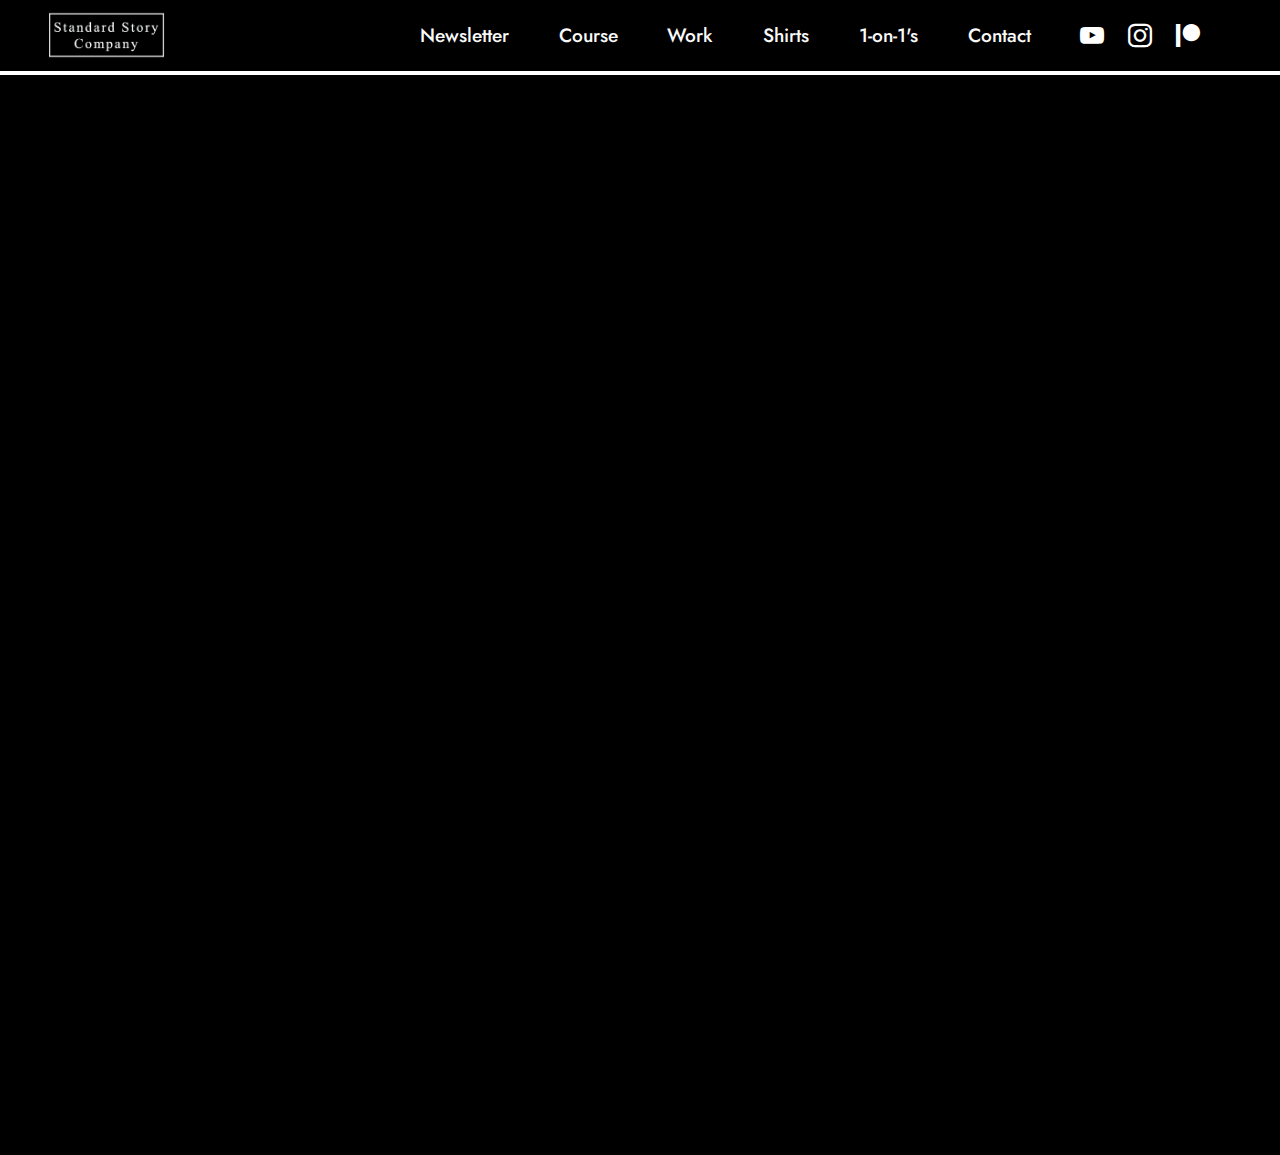
<file: shop.html>
<!DOCTYPE html>
<html  >
<head>
  
  <meta charset="UTF-8">
  <meta http-equiv="X-UA-Compatible" content="IE=edge">
  
  <meta name="viewport" content="width=device-width, initial-scale=1, minimum-scale=1">
  <link rel="shortcut icon" href="assets/images/ssc-box-small-32x32.png" type="image/x-icon">
  <meta name="description" content="Who WOULDN'T want a Standard Story Company t-shirt?">
  
  
  <title>Merch</title>
  <link rel="stylesheet" href="assets/bootstrap/css/bootstrap.min.css">
  <link rel="stylesheet" href="assets/bootstrap/css/bootstrap-grid.min.css">
  <link rel="stylesheet" href="assets/bootstrap/css/bootstrap-reboot.min.css">
  <link rel="stylesheet" href="assets/dropdown/css/style.css">
  <link rel="stylesheet" href="assets/socicon/css/styles.css">
  <link rel="stylesheet" href="assets/theme/css/style.css">
  <link rel="preload" href="https://fonts.googleapis.com/css?family=Jost:100,200,300,400,500,600,700,800,900,100i,200i,300i,400i,500i,600i,700i,800i,900i&display=swap" as="style" onload="this.onload=null;this.rel='stylesheet'">
  <noscript><link rel="stylesheet" href="https://fonts.googleapis.com/css?family=Jost:100,200,300,400,500,600,700,800,900,100i,200i,300i,400i,500i,600i,700i,800i,900i&display=swap"></noscript>
  <link rel="preload" as="style" href="assets/mobirise/css/mbr-additional.css"><link rel="stylesheet" href="assets/mobirise/css/mbr-additional.css" type="text/css">

  
  
  
</head>
<body>

<!-- Analytics -->
<!-- Google tag (gtag.js) -->
<script async src="https://www.googletagmanager.com/gtag/js?id=G-VCVW3DSCJ8"></script>
<script>
  window.dataLayer = window.dataLayer || [];
  function gtag(){dataLayer.push(arguments);}
  gtag('js', new Date());

  gtag('config', 'G-VCVW3DSCJ8');
</script>
<!-- /Analytics -->


  
  <section class="mbr-section mbr-section--no-padding cid-tR6PQkCQR9" id="witsec-html-block-1v">





<!-- Place your own code below -->
<div class="container">
	
</div>
<!-- Place your own code above -->

</section>

<section class="mbr-section mbr-section--no-padding cid-tR6PQkTga3" id="witsec-html-block-1w">





<!-- Place your own code below -->
<iframe src="https://standardstoryco.printify.me/products" width="full" height="1080" seamless="seamless" scrolling="no" frameborder="0" allowfullscreen="true"></iframe>
<!-- Place your own code above -->

</section>

<section data-bs-version="5.1" class="menu menu1 cid-tR6PQl9vIq" once="menu" id="menu1-1x">
    

    <nav class="navbar navbar-dropdown navbar-fixed-top navbar-expand-lg">
        <div class="container-fluid">
            <div class="navbar-brand">
                <span class="navbar-logo">
                    <a href="index.html">
                        <img src="assets/images/standard-story-co-mobirise-png-2-256x105.png" alt="" style="height: 3rem;">
                    </a>
                </span>
                
            </div>
            <button class="navbar-toggler" type="button" data-toggle="collapse" data-bs-toggle="collapse" data-target="#navbarSupportedContent" data-bs-target="#navbarSupportedContent" aria-controls="navbarNavAltMarkup" aria-expanded="false" aria-label="Toggle navigation">
                <div class="hamburger">
                    <span></span>
                    <span></span>
                    <span></span>
                    <span></span>
                </div>
            </button>
            <div class="collapse navbar-collapse" id="navbarSupportedContent">
                <ul class="navbar-nav nav-dropdown nav-right" data-app-modern-menu="true"><li class="nav-item"><a class="nav-link link text-white text-primary display-7" href="newsletter.html">Newsletter</a></li><li class="nav-item"><a class="nav-link link text-white text-primary display-7" href="https://standardstoryco.teachable.com/p/wrapped-in-30-days" target="_blank">Course</a></li><li class="nav-item"><a class="nav-link link text-white text-primary display-7" href="work.html">Work</a></li><li class="nav-item"><a class="nav-link link text-white text-primary display-7" href="shop.html">Shirts</a></li><li class="nav-item"><a class="nav-link link text-white text-primary display-7" href="consultations.html">1-on-1's</a></li>
                    <li class="nav-item"><a class="nav-link link text-white text-primary display-7" href="contact.html">Contact</a>
                    </li></ul>
                <div class="icons-menu">
                    <a class="iconfont-wrapper" href="https://www.youtube.com/@standardstoryco" target="_blank">
                        <span class="p-2 mbr-iconfont socicon-youtube socicon"></span>
                    </a>
                    <a class="iconfont-wrapper" href="https://www.instagram.com/standardstoryco" target="_blank">
                        <span class="p-2 mbr-iconfont socicon-instagram socicon"></span>
                    </a>
                    <a class="iconfont-wrapper" href="https://www.patreon.com/standardstoryco" target="_blank">
                        <span class="p-2 mbr-iconfont socicon-patreon socicon"></span>
                    </a>
                    
                </div>
                
            </div>
        </div>
    </nav>
</section><section><a href="https://mobiri.se"></a><a href="https://mobiri.se"></a></section><script src="assets/bootstrap/js/bootstrap.bundle.min.js"></script>  <script src="assets/smoothscroll/smooth-scroll.js"></script>  <script src="assets/ytplayer/index.js"></script>  <script src="assets/dropdown/js/navbar-dropdown.js"></script>  <script src="assets/theme/js/script.js"></script>  
  
  
</body>
</html>
</file>
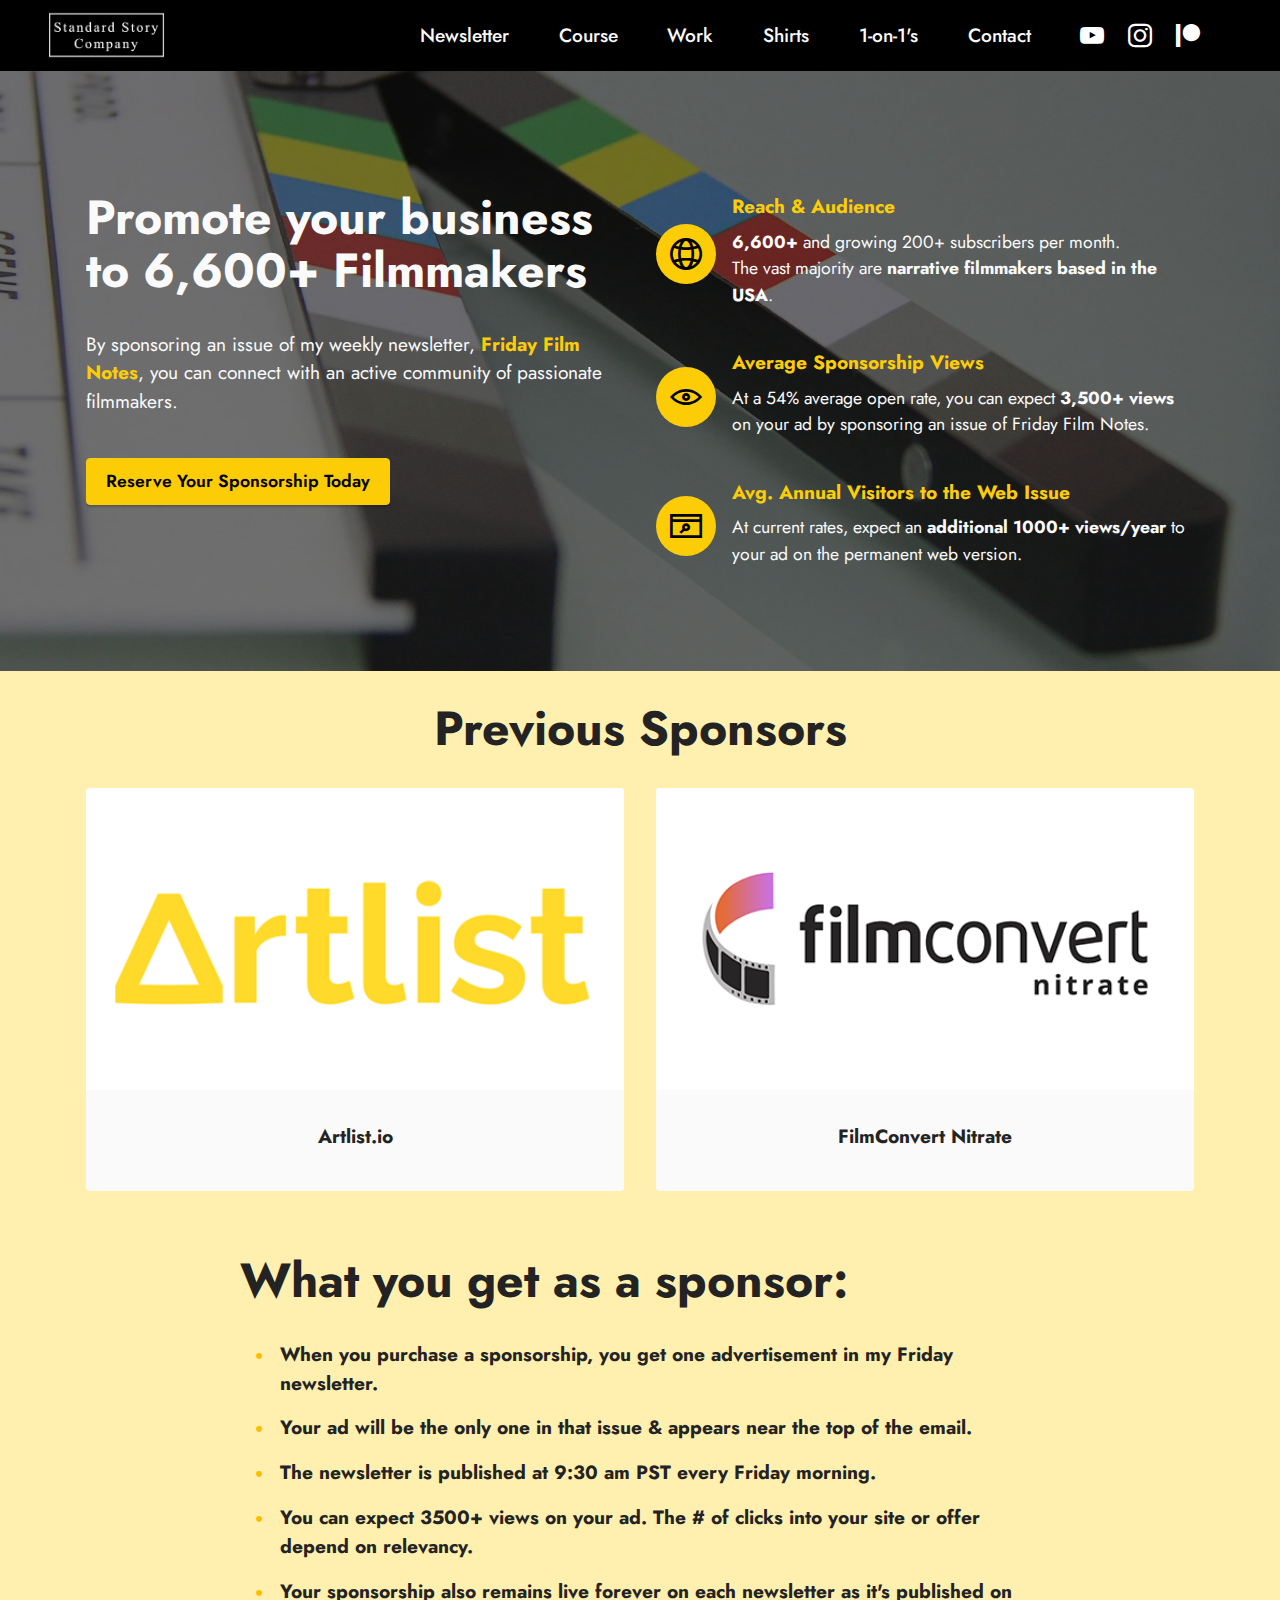
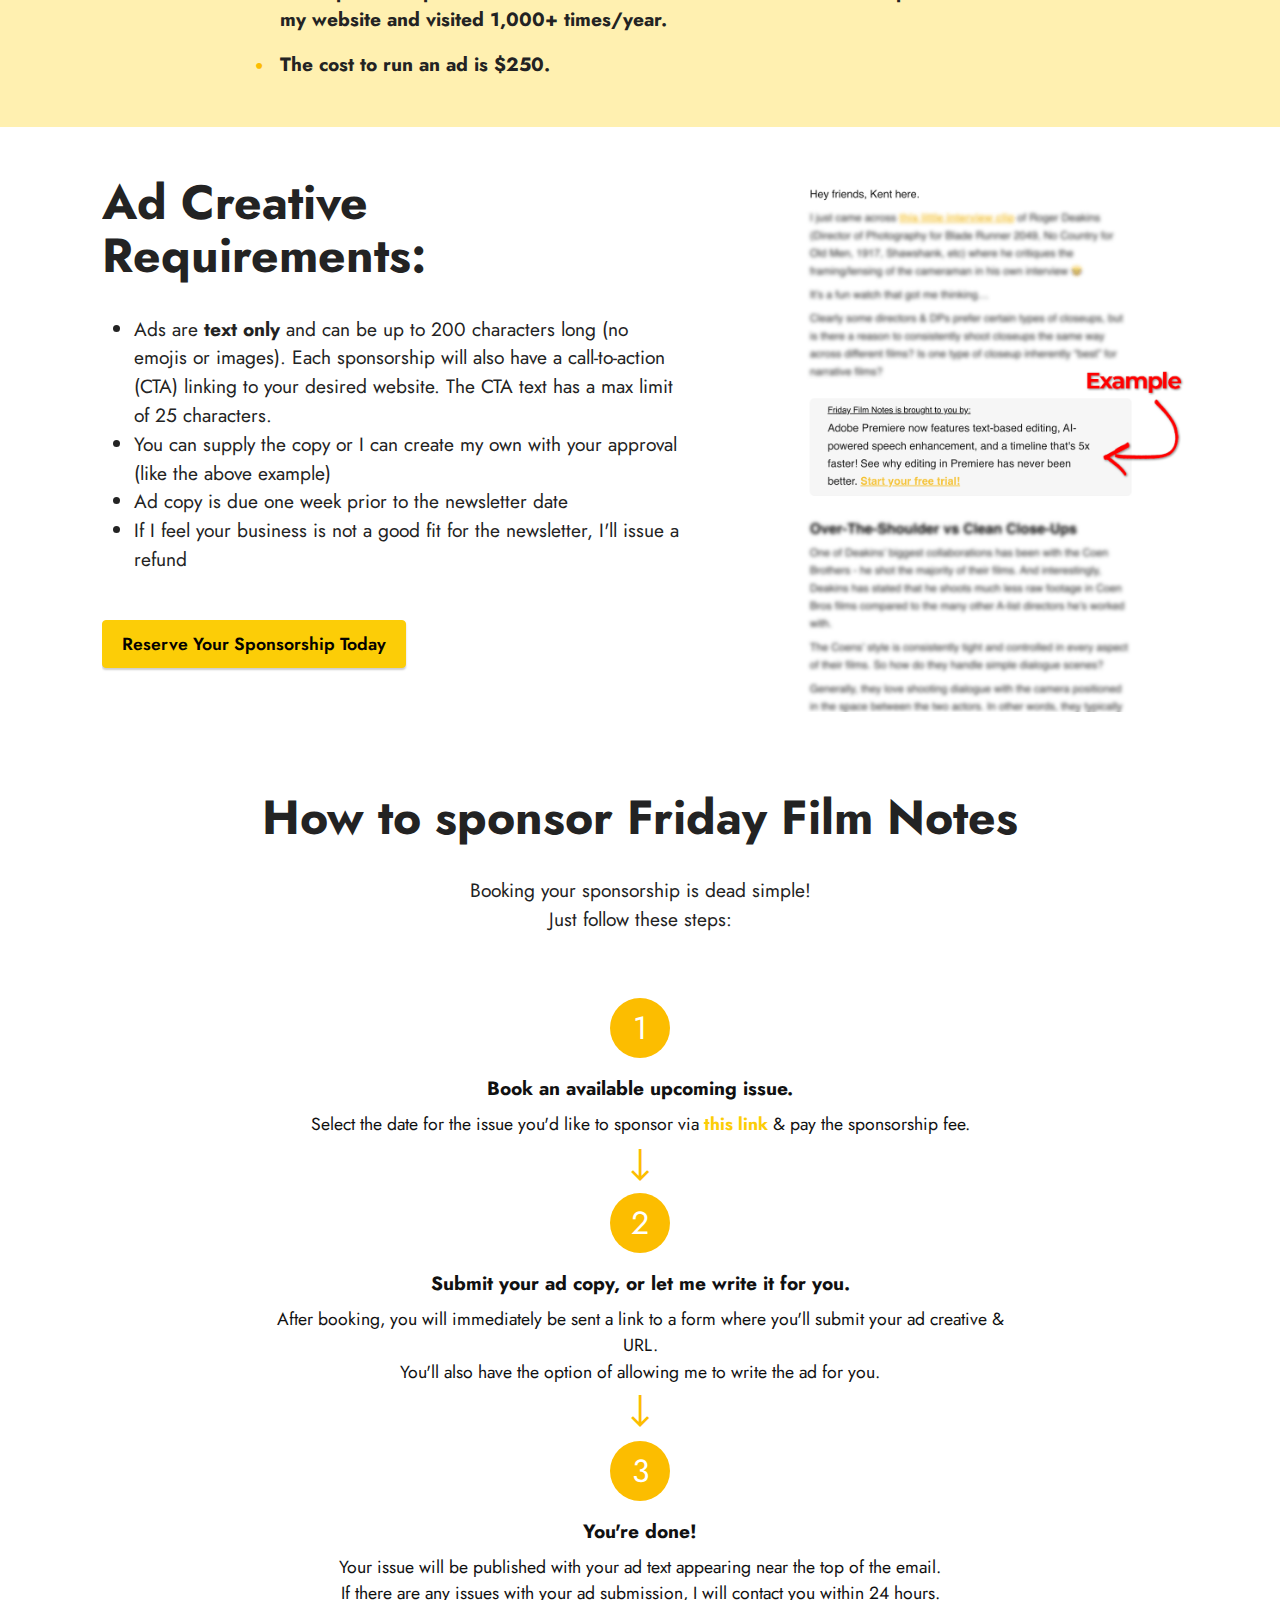
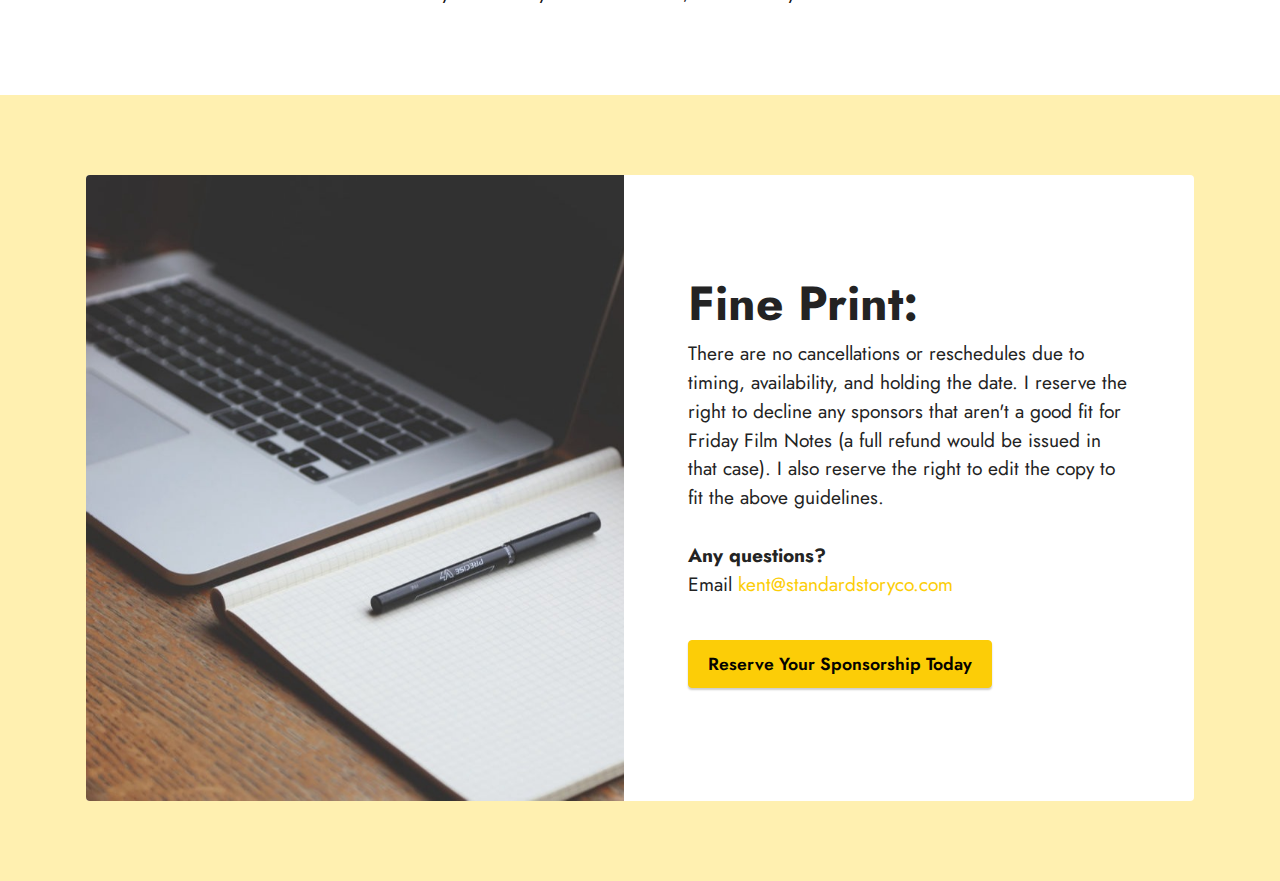
<file: sponsor-ffn.html>
<!DOCTYPE html>
<html  >
<head>
  
  <meta charset="UTF-8">
  <meta http-equiv="X-UA-Compatible" content="IE=edge">
  
  <meta name="viewport" content="width=device-width, initial-scale=1, minimum-scale=1">
  <link rel="shortcut icon" href="assets/images/ssc-box-small-32x32.png" type="image/x-icon">
  <meta name="description" content="">
  
  
  <title>Sponsor Friday Film Notes</title>
  <link rel="stylesheet" href="assets/web/assets/mobirise-icons2/mobirise2.css">
  <link rel="stylesheet" href="assets/bootstrap/css/bootstrap.min.css">
  <link rel="stylesheet" href="assets/bootstrap/css/bootstrap-grid.min.css">
  <link rel="stylesheet" href="assets/bootstrap/css/bootstrap-reboot.min.css">
  <link rel="stylesheet" href="assets/dropdown/css/style.css">
  <link rel="stylesheet" href="assets/socicon/css/styles.css">
  <link rel="stylesheet" href="assets/theme/css/style.css">
  <link rel="preload" href="https://fonts.googleapis.com/css?family=Jost:100,200,300,400,500,600,700,800,900,100i,200i,300i,400i,500i,600i,700i,800i,900i&display=swap" as="style" onload="this.onload=null;this.rel='stylesheet'">
  <noscript><link rel="stylesheet" href="https://fonts.googleapis.com/css?family=Jost:100,200,300,400,500,600,700,800,900,100i,200i,300i,400i,500i,600i,700i,800i,900i&display=swap"></noscript>
  <link rel="preload" as="style" href="assets/mobirise/css/mbr-additional.css"><link rel="stylesheet" href="assets/mobirise/css/mbr-additional.css" type="text/css">

  
  
  
</head>
<body>

<!-- Analytics -->
<!-- Google tag (gtag.js) -->
<script async src="https://www.googletagmanager.com/gtag/js?id=G-VCVW3DSCJ8"></script>
<script>
  window.dataLayer = window.dataLayer || [];
  function gtag(){dataLayer.push(arguments);}
  gtag('js', new Date());

  gtag('config', 'G-VCVW3DSCJ8');
</script>
<!-- /Analytics -->


  
  <section data-bs-version="5.1" class="menu menu1 cid-tAG5fo3xKn" once="menu" id="menu1-2j">
    

    <nav class="navbar navbar-dropdown navbar-fixed-top navbar-expand-lg">
        <div class="container-fluid">
            <div class="navbar-brand">
                <span class="navbar-logo">
                    <a href="index.html">
                        <img src="assets/images/standard-story-co-mobirise-png-2-256x105.png" alt="" style="height: 3rem;">
                    </a>
                </span>
                
            </div>
            <button class="navbar-toggler" type="button" data-toggle="collapse" data-bs-toggle="collapse" data-target="#navbarSupportedContent" data-bs-target="#navbarSupportedContent" aria-controls="navbarNavAltMarkup" aria-expanded="false" aria-label="Toggle navigation">
                <div class="hamburger">
                    <span></span>
                    <span></span>
                    <span></span>
                    <span></span>
                </div>
            </button>
            <div class="collapse navbar-collapse" id="navbarSupportedContent">
                <ul class="navbar-nav nav-dropdown nav-right" data-app-modern-menu="true"><li class="nav-item"><a class="nav-link link text-white text-primary display-7" href="newsletter.html">Newsletter</a></li><li class="nav-item"><a class="nav-link link text-white text-primary display-7" href="https://standardstoryco.teachable.com/p/wrapped-in-30-days" target="_blank">Course</a></li><li class="nav-item"><a class="nav-link link text-white text-primary display-7" href="work.html">Work</a></li><li class="nav-item"><a class="nav-link link text-white text-primary display-7" href="shop.html">Shirts</a></li><li class="nav-item"><a class="nav-link link text-white text-primary display-7" href="consultations.html">1-on-1's</a></li>
                    <li class="nav-item"><a class="nav-link link text-white text-primary display-7" href="contact.html">Contact</a>
                    </li></ul>
                <div class="icons-menu">
                    <a class="iconfont-wrapper" href="https://www.youtube.com/@standardstoryco" target="_blank">
                        <span class="p-2 mbr-iconfont socicon-youtube socicon"></span>
                    </a>
                    <a class="iconfont-wrapper" href="https://www.instagram.com/standardstoryco" target="_blank">
                        <span class="p-2 mbr-iconfont socicon-instagram socicon"></span>
                    </a>
                    <a class="iconfont-wrapper" href="https://www.patreon.com/standardstoryco" target="_blank">
                        <span class="p-2 mbr-iconfont socicon-patreon socicon"></span>
                    </a>
                    
                </div>
                
            </div>
        </div>
    </nav>
</section>

<section data-bs-version="5.1" class="features12 cid-u2OjshVAMc" id="features13-2k">

    

    
    <div class="mbr-overlay" style="opacity: 0.6; background-color: rgb(17, 17, 17);">
    </div>
    <br><br>
    <div class="container">
        <div class="row justify-content-center">
            <div class="col-12 col-lg-6">
                <div class="card-wrapper">
                    <div class="card-box align-left">
                        <h4 class="card-title mbr-fonts-style mb-4 display-2"><strong>Promote your business to 6,600+ Filmmakers</strong></h4>
                        <p class="mbr-text mbr-fonts-style mb-4 display-7">By sponsoring an issue of my weekly newsletter, <em><a href="newsletter.html" class="text-primary" target="_blank"><strong>Friday Film Notes</strong></a></em>, you can connect with an active community of passionate filmmakers.</p>
                        <div class="mbr-section-btn"><a class="btn btn-primary display-4" href="https://calendly.com/standardstoryco/sponsor-friday-film-notes" target="_blank">Reserve Your Sponsorship Today</a></div>
                    </div>
                </div>
            </div>
            <div class="col-12 col-lg-6">
                <div class="item mbr-flex">
                    <div class="icon-box">
                        <span class="mbr-iconfont mobi-mbri-globe-2 mobi-mbri"></span>
                    </div>
                    <div class="text-box">
                        <h4 class="icon-title mbr-black mbr-fonts-style display-7">
                            <strong>Reach &amp; Audience</strong></h4>
                        <h5 class="icon-text mbr-black mbr-fonts-style display-4"><strong>6,600+</strong> and growing 200+ subscribers per month.<br>The vast majority are <strong>narrative filmmakers based in the USA</strong>.</h5>
                    </div>
                </div>
                <div class="item mbr-flex">
                    <div class="icon-box">
                        <span class="mbr-iconfont mobi-mbri-preview mobi-mbri" style="color: rgb(0, 0, 0); fill: rgb(0, 0, 0);"></span>
                    </div>
                    <div class="text-box">
                        <h4 class="icon-title mbr-black mbr-fonts-style display-7">
                            <strong>Average Sponsorship Views</strong></h4>
                        <h5 class="icon-text mbr-black mbr-fonts-style display-4">At a 54% average open rate, you can expect <strong>3,500+ views</strong> on your ad by sponsoring an issue of Friday Film Notes.</h5>
                    </div>
                </div>
                <div class="item mbr-flex">
                    <div class="icon-box">
                        <span class="mbr-iconfont mobi-mbri-browse mobi-mbri"></span>
                    </div>
                    <div class="text-box">
                        <h4 class="icon-title mbr-black mbr-fonts-style display-7">
                            <strong>Avg. Annual Visitors to the Web Issue</strong></h4>
                        <h5 class="icon-text mbr-black mbr-fonts-style display-4">At current rates, expect an <strong>additional 1000+ views/year</strong> to your ad on the permanent web version.</h5>
                    </div>
                </div>
            </div>
        </div>
    </div>
</section>

<section data-bs-version="5.1" class="gallery1 cid-u2OHe4ITtZ" id="gallery1-30">
    
    
    <div class="container">
        <div class="mbr-section-head">
            <h4 class="mbr-section-title mbr-fonts-style align-center mb-0 display-2">
                <strong>Previous Sponsors</strong></h4>
            
        </div>
        <div class="row mt-4">
            
            <div class="item features-image сol-12 col-md-6 col-lg-6 active">
                <div class="item-wrapper">
                    <div class="item-img">
                        <img src="assets/images/artlist-logo-2-500x281.png" alt="Mobirise Website Builder" data-slide-to="0" data-bs-slide-to="0">
                    </div>
                    <div class="item-content">
                        <h5 class="item-title mbr-fonts-style display-7">
                            <strong>Artlist.io</strong></h5>
                        
                        
                    </div>
                    
                </div>
            </div><div class="item features-image сol-12 col-md-6 col-lg-6">
                <div class="item-wrapper">
                    <div class="item-img">
                        <img src="assets/images/filmconvert-logo-white-500x281.png" alt="Mobirise Website Builder" data-slide-to="1" data-bs-slide-to="1">
                    </div>
                    <div class="item-content">
                        <h5 class="item-title mbr-fonts-style display-7">
                            <strong>FilmConvert Nitrate</strong></h5>
                        
                        
                    </div>
                    
                </div>
            </div>
            
            
        </div>
    </div>
</section>

<section data-bs-version="5.1" class="content8 cid-u2OqHRb23T" id="content8-2p">
    
    <div class="container-fluid">
        <div class="row justify-content-center">
            <div class="counter-container col-md-12 col-lg-8">
                <h4 class="mbr-section-title mbr-fonts-style mb-4 display-2"><strong>What you get as a sponsor:</strong></h4>
                <div class="mbr-text mbr-fonts-style display-7">
                    <ul>
                        <li><strong>When you purchase a sponsorship, you get one advertisement in my Friday newsletter.</strong></li>
                        <li><strong>Your ad will be the only one in that issue &amp; appears near the top of the email.</strong></li>
                        <li><strong>The newsletter is published at 9:30 am PST every Friday morning.</strong></li><li><strong>You can expect 3500+ views on your ad. The # of clicks into your site or offer depend on relevancy.</strong></li><li><strong>Your sponsorship also remains live forever on each newsletter as it's published on my website and visited 1,000+ times/year.</strong></li><li><strong>The cost to run an ad is $250.</strong></li>
                    </ul>
                </div>
            </div>
        </div>
    </div>
</section>

<section data-bs-version="5.1" class="features11 cid-u2Ox0ONumR" id="features12-2t">

    

    
    
    <div class="container">
        <div class="m-0 row align-items-center">
            <div class="col-12 col-lg">
                <div class="card-wrapper">
                    <div class="card-box">
                        <h4 class="card-title mbr-fonts-style mb-4 display-2"><strong>Ad Creative Requirements:</strong></h4>
                        <p class="mbr-text mbr-fonts-style mb-4 display-7"></p>
                        <div class="mbr-text mbr-fonts-style counter-container display-7">
                            <ul>
                                <li><span style="font-size: 1.2rem;">Ads are <strong>text only</strong> and can be up to 200 characters long (no emojis or images).&nbsp;</span>Each&nbsp;sponsorship&nbsp;will also have a call-to-action (CTA) linking to your desired website. The CTA text has a max limit of 25 characters.</li><li>You can supply the copy or I can create my own with your approval (like the above example)</li><li>Ad copy is due one week prior to the newsletter date</li><li><span style="font-size: 1.2rem;">If I feel your business is not a good fit for the newsletter, I'll issue a refund</span><br></li></ul>
                        </div>
                        <div class="mbr-section-btn mb-4"><a class="btn btn-primary display-4" href="https://calendly.com/standardstoryco/sponsor-friday-film-notes" target="_blank">Reserve Your Sponsorship Today</a></div>
                    </div>
                </div>
            </div>
            <div class="p-0 col-12 col-lg-5 md-pb">
                <div class="image-wrapper">
                    <img src="assets/images/ffn-sponsor-example-1073x1247.png" alt="Mobirise Website Builder">
                </div>
            </div>
        </div>
    </div>
</section>

<section data-bs-version="5.1" class="features20 cid-u2OoIwCokz" id="features21-2n">

    

    
    
    <div class="container">
        <div class="row justify-content-center">
            <div class="col-md-12 col-lg-9">
                <div class="card-wrapper mb-4">
                    <div class="card-box align-center">
                        <h4 class="card-title mbr-fonts-style mb-4 display-2">
                            <strong>How to sponsor Friday Film Notes</strong></h4>
                        <p class="mbr-text mbr-fonts-style mb-4 display-7">
                            Booking your sponsorship is dead simple!<br>Just follow these steps:</p>
                        
                    </div>
                </div>
            </div>
            <div class="col-12 col-md-8">
                <div class="item mbr-flex">
                    <div class="icon-wrap w-100">
                        <div class="icon-box">
                            <span class="step-number mbr-fonts-style display-5">1</span>
                        </div>
                    </div>
                    <div class="text-box">
                        <h4 class="icon-title card-title mbr-black mbr-fonts-style display-7"><strong>Book an available upcoming issue.</strong></h4>
                        <h5 class="icon-text mbr-black mbr-fonts-style display-4">Select the date for the issue you'd like to sponsor via <a href="https://calendly.com/standardstoryco/sponsor-friday-film-notes" class="text-primary" target="_blank"><strong>this link</strong></a> &amp; pay the sponsorship fee.</h5>
                    </div>
                </div>
                <div class="item mbr-flex">
                    <div class="icon-wrap w-100">
                        <div class="icon-box">
                            <span class="step-number mbr-fonts-style display-5">2</span>
                        </div>
                    </div>
                    <div class="text-box">
                        <h4 class="icon-title card-title mbr-black mbr-fonts-style display-7">
                            <strong>Submit your ad copy, or let me write it for you.</strong></h4>
                        <h5 class="icon-text mbr-black mbr-fonts-style display-4">After booking, you will immediately be sent a link to a form where you'll submit your ad creative &amp; URL.<br>You'll also have the option of allowing me to write the ad for you.</h5>
                    </div>
                </div>
                <div class="item mbr-flex last">
                    <div class="icon-wrap w-100">
                        <div class="icon-box">
                            <span class="step-number mbr-fonts-style display-5">3</span>
                        </div>
                    </div>
                    <div class="text-box">
                        <h4 class="icon-title card-title mbr-black mbr-fonts-style display-7"><strong>You're done!</strong></h4>
                        <h5 class="icon-text mbr-black mbr-fonts-style display-4">Your issue will be published with your ad text appearing near the top of the email.<br>If there are any issues with your ad submission, I will contact you within 24 hours.</h5>
                    </div>
                </div>
                
                
                
                
                
                
                
            </div>
        </div>
    </div>
</section>

<section data-bs-version="5.1" class="features6 cid-u2ODa0eAkY" id="features7-2v">
    <!---->
    

    
    
    <div class="container">
        <div class="card-wrapper">
            <div class="row align-items-center">
                <div class="col-12 col-lg-6">
                    <div class="image-wrapper">
                        <img src="assets/images/mbr-1256x837.jpeg" alt="Mobirise Website Builder">
                    </div>
                </div>
                <div class="col-12 col-lg">
                    <div class="text-box">
                        <h5 class="mbr-title mbr-fonts-style display-2">
                            <strong>Fine Print:</strong></h5>
                        <p class="mbr-text mbr-fonts-style display-7">There are no cancellations or reschedules due to timing, availability, and holding the date. I reserve the right to decline any sponsors that aren't a good fit for Friday Film Notes (a full refund would be issued in that case). I also reserve the right to edit the copy to fit the above guidelines.<br><br><strong>Any questions?</strong><br>Email <a href="mailto:kent@standardstoryco.com" class="text-primary">kent@standardstoryco.com</a></p>
                        
                        <div class="mbr-section-btn pt-3"><a href="https://calendly.com/standardstoryco/sponsor-friday-film-notes" class="btn btn-primary display-4" target="_blank">Reserve Your Sponsorship Today</a></div>
                    </div>
                </div>
            </div>
        </div>
    </div>
</section><section><a href="https://mobiri.se"></a><a href="https://mobiri.se"></a></section><script src="assets/bootstrap/js/bootstrap.bundle.min.js"></script>  <script src="assets/smoothscroll/smooth-scroll.js"></script>  <script src="assets/ytplayer/index.js"></script>  <script src="assets/dropdown/js/navbar-dropdown.js"></script>  <script src="assets/theme/js/script.js"></script>  
  
  
</body>
</html>
</file>
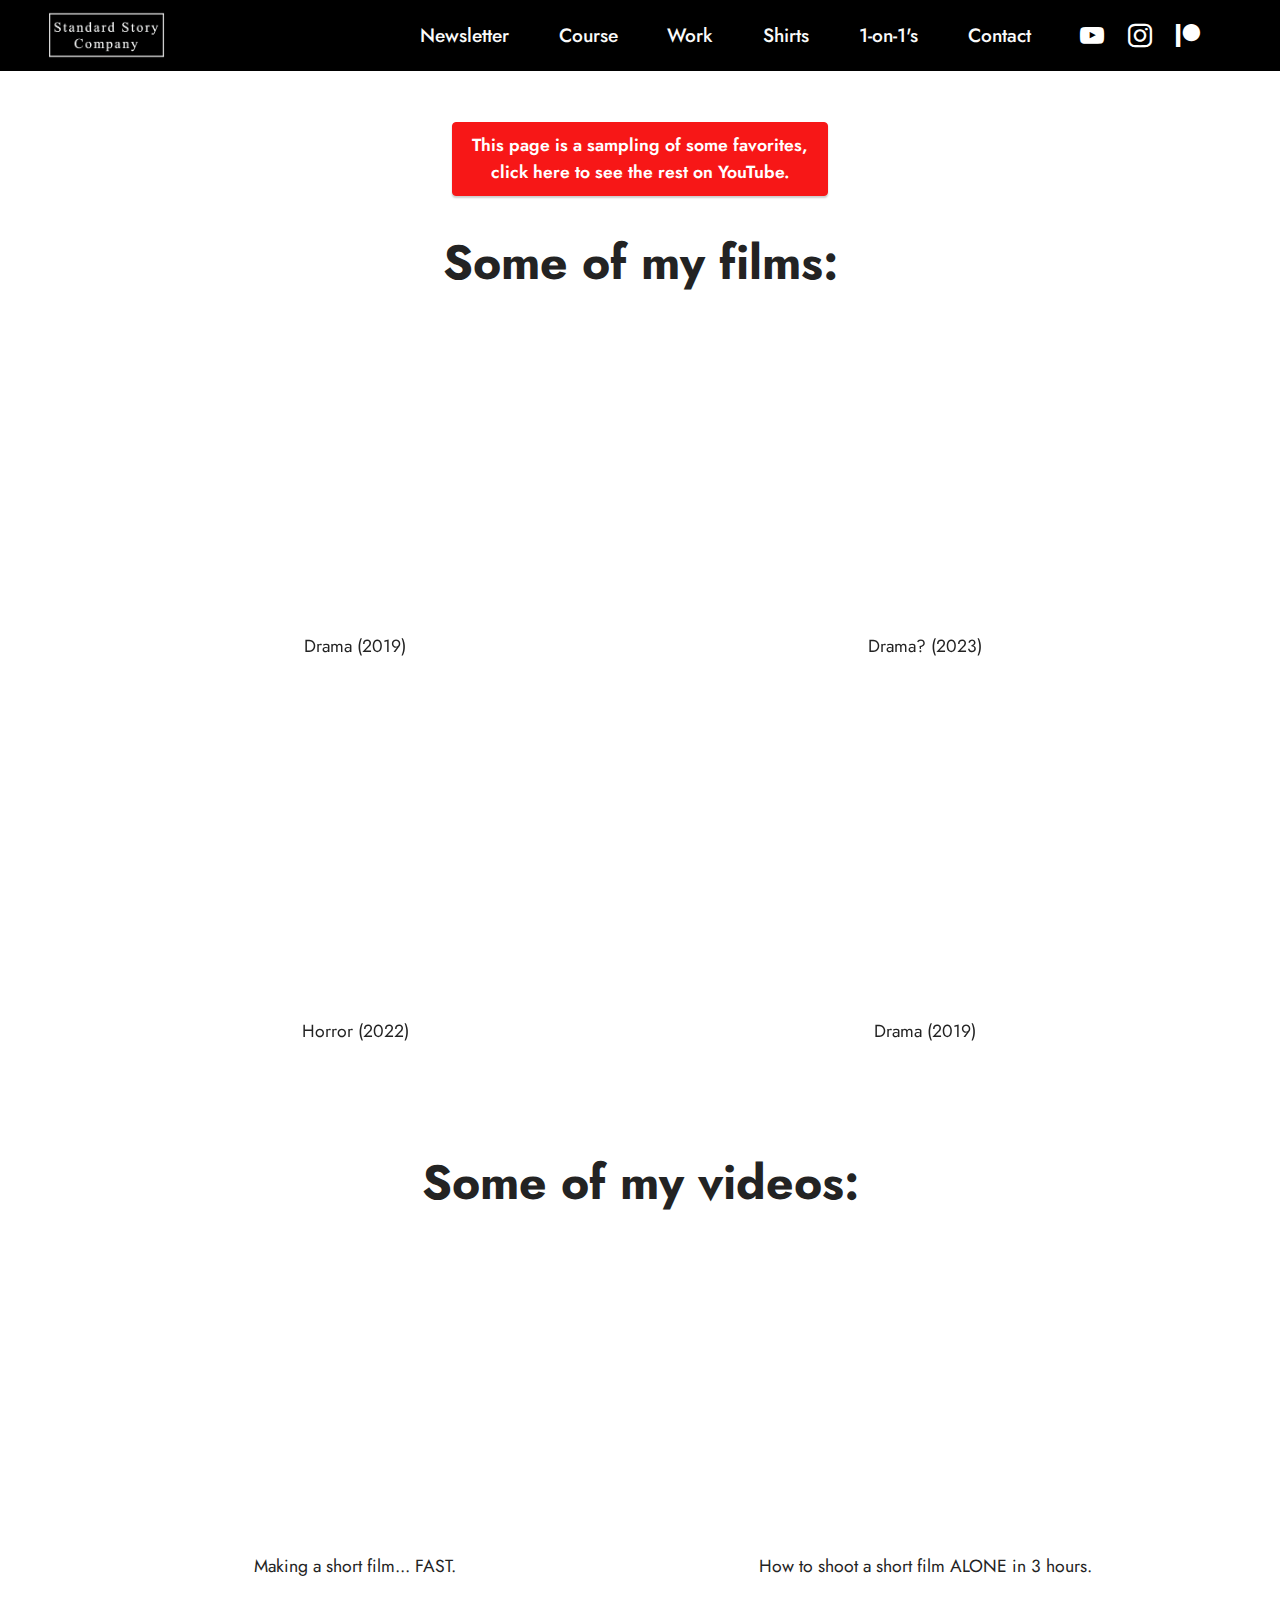
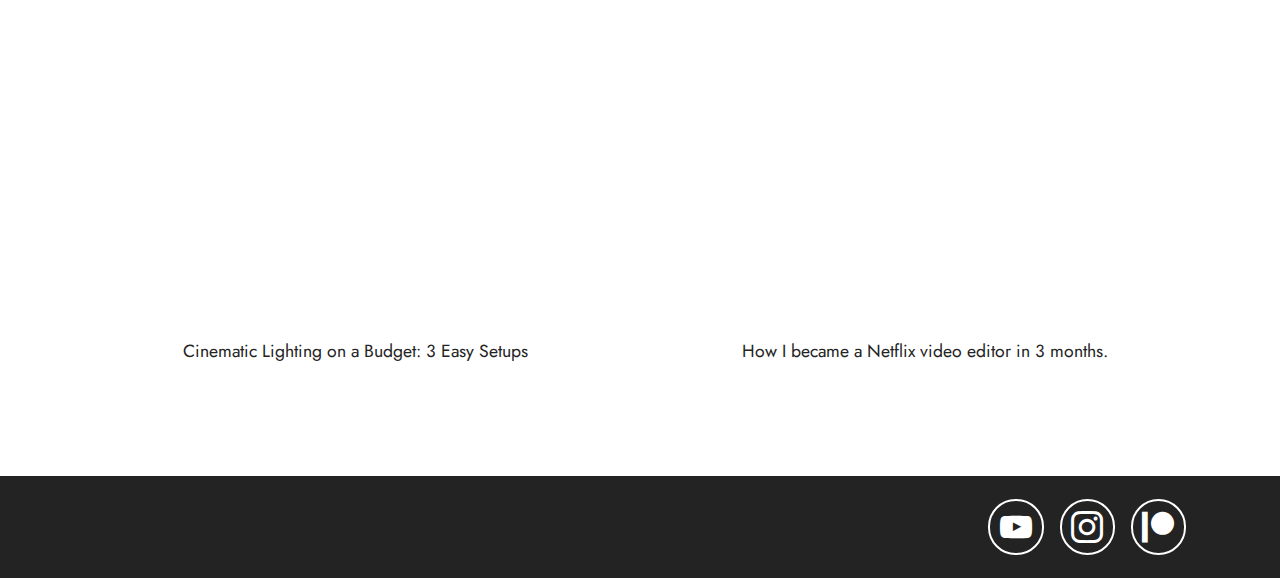
<file: work.html>
<!DOCTYPE html>
<html  >
<head>
  
  <meta charset="UTF-8">
  <meta http-equiv="X-UA-Compatible" content="IE=edge">
  
  <meta name="twitter:card" content="summary_large_image"/>
  <meta name="twitter:image:src" content="assets/images/work-meta.gif">
  <meta property="og:image" content="assets/images/work-meta.gif">
  <meta name="twitter:title" content="Work">
  <meta name="viewport" content="width=device-width, initial-scale=1, minimum-scale=1">
  <link rel="shortcut icon" href="assets/images/ssc-box-small-32x32.png" type="image/x-icon">
  <meta name="description" content="Original films and videos.">
  
  
  <title>Work</title>
  <link rel="stylesheet" href="assets/bootstrap/css/bootstrap.min.css">
  <link rel="stylesheet" href="assets/bootstrap/css/bootstrap-grid.min.css">
  <link rel="stylesheet" href="assets/bootstrap/css/bootstrap-reboot.min.css">
  <link rel="stylesheet" href="assets/socicon/css/styles.css">
  <link rel="stylesheet" href="assets/dropdown/css/style.css">
  <link rel="stylesheet" href="assets/theme/css/style.css">
  <link rel="preload" href="https://fonts.googleapis.com/css?family=Jost:100,200,300,400,500,600,700,800,900,100i,200i,300i,400i,500i,600i,700i,800i,900i&display=swap" as="style" onload="this.onload=null;this.rel='stylesheet'">
  <noscript><link rel="stylesheet" href="https://fonts.googleapis.com/css?family=Jost:100,200,300,400,500,600,700,800,900,100i,200i,300i,400i,500i,600i,700i,800i,900i&display=swap"></noscript>
  <link rel="preload" as="style" href="assets/mobirise/css/mbr-additional.css"><link rel="stylesheet" href="assets/mobirise/css/mbr-additional.css" type="text/css">

  
  
  
</head>
<body>

<!-- Analytics -->
<!-- Google tag (gtag.js) -->
<script async src="https://www.googletagmanager.com/gtag/js?id=G-VCVW3DSCJ8"></script>
<script>
  window.dataLayer = window.dataLayer || [];
  function gtag(){dataLayer.push(arguments);}
  gtag('js', new Date());

  gtag('config', 'G-VCVW3DSCJ8');
</script>
<!-- /Analytics -->


  
  <section data-bs-version="5.1" class="content11 cid-ttMxh1DAOU" id="content11-1f">
    
    <div class="container">
        <div class="row justify-content-center">
            <div class="col-md-12 col-lg-10">
                <div class="mbr-section-btn align-center"><a class="btn btn-secondary display-4" href="https://www.youtube.com/@standardstoryco">This page is a sampling of some favorites,<br>click here to see the rest on YouTube.<br></a></div>
            </div>
        </div>
    </div>
</section>

<section data-bs-version="5.1" class="video3 cid-tsAAjRNPMW" id="video3-1c">
    
    
    
    <div class="container">
        <div class="mbr-section-head">
            <h4 class="mbr-section-title mbr-fonts-style mb-0 display-2">
                <strong>Some of my films:</strong></h4>
            
        </div>
        <div class="row mt-4">
            <div class="col-12 col-md-6 video-block">
                <div class="video-wrapper"><iframe class="mbr-embedded-video" src="https://www.youtube.com/embed/OBz5euOYOIg?rel=0&amp;amp;&amp;showinfo=0&amp;autoplay=0&amp;loop=0" width="1280" height="720" frameborder="0" allowfullscreen></iframe></div>
                <p class="mbr-text pt-2 mbr-fonts-style display-4">
                    Drama (2019)<br></p>
            </div>
            <div class="col-12 col-md-6 video-block">
                <div class="video-wrapper"><iframe class="mbr-embedded-video" src="https://www.youtube.com/embed/rQGjEUJqiNY?rel=0&amp;amp;&amp;showinfo=0&amp;autoplay=0&amp;loop=0" width="1280" height="720" frameborder="0" allowfullscreen></iframe></div>
                <p class="mbr-text pt-2 mbr-fonts-style display-4">
                    Drama? (2023)</p>
            </div>
        </div>
    </div>
</section>

<section data-bs-version="5.1" class="video3 cid-tsv6Q43Fro" id="video3-r">
    
    
    
    <div class="container">
        
        <div class="row mt-4">
            <div class="col-12 col-md-6 video-block">
                <div class="video-wrapper"><iframe class="mbr-embedded-video" src="https://www.youtube.com/embed/3xElT4XV7H0?rel=0&amp;amp;&amp;showinfo=0&amp;autoplay=0&amp;loop=0" width="1280" height="720" frameborder="0" allowfullscreen></iframe></div>
                <p class="mbr-text pt-2 mbr-fonts-style display-4">
                    Horror (2022)</p>
            </div>
            <div class="col-12 col-md-6 video-block">
                <div class="video-wrapper"><iframe class="mbr-embedded-video" src="https://www.youtube.com/embed/B23SHgreFHM?rel=0&amp;amp;&amp;showinfo=0&amp;autoplay=0&amp;loop=0" width="1280" height="720" frameborder="0" allowfullscreen></iframe></div>
                <p class="mbr-text pt-2 mbr-fonts-style display-4">
                    Drama (2019)</p>
            </div>
        </div>
    </div>
</section>

<section data-bs-version="5.1" class="video3 cid-tsv6RiFfDm" id="video3-s">
    
    
    
    <div class="container">
        <div class="mbr-section-head">
            <h4 class="mbr-section-title mbr-fonts-style mb-0 display-2">
                <strong>Some of my videos:</strong></h4>
            
        </div>
        <div class="row mt-4">
            <div class="col-12 col-md-6 video-block">
                <div class="video-wrapper"><iframe class="mbr-embedded-video" src="https://www.youtube.com/embed/Ccyo-XjFJJU?rel=0&amp;amp;&amp;showinfo=0&amp;autoplay=0&amp;loop=0" width="1280" height="720" frameborder="0" allowfullscreen></iframe></div>
                <p class="mbr-text pt-2 mbr-fonts-style display-4">
                    Making a short film... FAST.<br></p>
            </div>
            <div class="col-12 col-md-6 video-block">
                <div class="video-wrapper"><iframe class="mbr-embedded-video" src="https://www.youtube.com/embed/7kh3T4LQORQ?rel=0&amp;amp;&amp;showinfo=0&amp;autoplay=0&amp;loop=0" width="1280" height="720" frameborder="0" allowfullscreen></iframe></div>
                <p class="mbr-text pt-2 mbr-fonts-style display-4">
                    How to shoot a short film ALONE in 3 hours.</p>
            </div>
        </div>
    </div>
</section>

<section data-bs-version="5.1" class="video3 cid-tsv8rGq0tU" id="video3-t">
    
    
    
    <div class="container">
        
        <div class="row mt-4">
            <div class="col-12 col-md-6 video-block">
                <div class="video-wrapper"><iframe class="mbr-embedded-video" src="https://www.youtube.com/embed/UsVi6qgOOLI?rel=0&amp;amp;&amp;showinfo=0&amp;autoplay=0&amp;loop=0" width="1280" height="720" frameborder="0" allowfullscreen></iframe></div>
                <p class="mbr-text pt-2 mbr-fonts-style display-4">
                    Cinematic Lighting on a Budget: 3 Easy Setups</p>
            </div>
            <div class="col-12 col-md-6 video-block">
                <div class="video-wrapper"><iframe class="mbr-embedded-video" src="https://www.youtube.com/embed/N1Tii31kAFI?rel=0&amp;amp;&amp;showinfo=0&amp;autoplay=0&amp;loop=0" width="1280" height="720" frameborder="0" allowfullscreen></iframe></div>
                <p class="mbr-text pt-2 mbr-fonts-style display-4">
                    How I became a Netflix video editor in 3 months.</p>
            </div>
        </div>
    </div>
</section>

<section data-bs-version="5.1" class="contacts4 cid-tsvekzwgZD" id="contacts4-10">

    

    

    <div class="container">
        <div class="row align-items-center justify-content-center">
            <div class="text-content col-12 col-md-6">
                
                
            </div>
            <div class="icons d-flex align-items-center col-12 col-md-6 justify-content-end mt-md-0 mt-2 flex-wrap">
                <a href="https://www.youtube.com/@standardstoryco" target="_blank">
                    <span class="mbr-iconfont mbr-iconfont-social socicon-youtube socicon"></span>
                </a>
                <a href="https://www.instagram.com/standardstoryco" target="_blank">
                    <span class="mbr-iconfont mbr-iconfont-social socicon-instagram socicon"></span>
                </a>
                <a href="https://www.patreon.com/standardstoryco" target="_blank">
                    <span class="mbr-iconfont mbr-iconfont-social socicon-patreon socicon"></span>
                </a>
                
                
                
                
                
                
                
            </div>
        </div>
    </div>
    
</section>

<section data-bs-version="5.1" class="menu menu1 cid-tAG5fo3xKn" once="menu" id="menu1-1m">
    

    <nav class="navbar navbar-dropdown navbar-fixed-top navbar-expand-lg">
        <div class="container-fluid">
            <div class="navbar-brand">
                <span class="navbar-logo">
                    <a href="index.html">
                        <img src="assets/images/standard-story-co-mobirise-png-2-256x105.png" alt="" style="height: 3rem;">
                    </a>
                </span>
                
            </div>
            <button class="navbar-toggler" type="button" data-toggle="collapse" data-bs-toggle="collapse" data-target="#navbarSupportedContent" data-bs-target="#navbarSupportedContent" aria-controls="navbarNavAltMarkup" aria-expanded="false" aria-label="Toggle navigation">
                <div class="hamburger">
                    <span></span>
                    <span></span>
                    <span></span>
                    <span></span>
                </div>
            </button>
            <div class="collapse navbar-collapse" id="navbarSupportedContent">
                <ul class="navbar-nav nav-dropdown nav-right" data-app-modern-menu="true"><li class="nav-item"><a class="nav-link link text-white text-primary display-7" href="newsletter.html">Newsletter</a></li><li class="nav-item"><a class="nav-link link text-white text-primary display-7" href="https://standardstoryco.teachable.com/p/wrapped-in-30-days" target="_blank">Course</a></li><li class="nav-item"><a class="nav-link link text-white text-primary display-7" href="work.html">Work</a></li><li class="nav-item"><a class="nav-link link text-white text-primary display-7" href="shop.html">Shirts</a></li><li class="nav-item"><a class="nav-link link text-white text-primary display-7" href="consultations.html">1-on-1's</a></li>
                    <li class="nav-item"><a class="nav-link link text-white text-primary display-7" href="contact.html">Contact</a>
                    </li></ul>
                <div class="icons-menu">
                    <a class="iconfont-wrapper" href="https://www.youtube.com/@standardstoryco" target="_blank">
                        <span class="p-2 mbr-iconfont socicon-youtube socicon"></span>
                    </a>
                    <a class="iconfont-wrapper" href="https://www.instagram.com/standardstoryco" target="_blank">
                        <span class="p-2 mbr-iconfont socicon-instagram socicon"></span>
                    </a>
                    <a class="iconfont-wrapper" href="https://www.patreon.com/standardstoryco" target="_blank">
                        <span class="p-2 mbr-iconfont socicon-patreon socicon"></span>
                    </a>
                    
                </div>
                
            </div>
        </div>
    </nav>
</section><section><a href="https://mobiri.se"></a><a href="https://mobiri.se"></a></section><script src="assets/bootstrap/js/bootstrap.bundle.min.js"></script>  <script src="assets/smoothscroll/smooth-scroll.js"></script>  <script src="assets/ytplayer/index.js"></script>  <script src="assets/playervimeo/vimeo_player.js"></script>  <script src="assets/sociallikes/social-likes.js"></script>  <script src="assets/dropdown/js/navbar-dropdown.js"></script>  <script src="assets/theme/js/script.js"></script>  
  
  
</body>
</html>
</file>
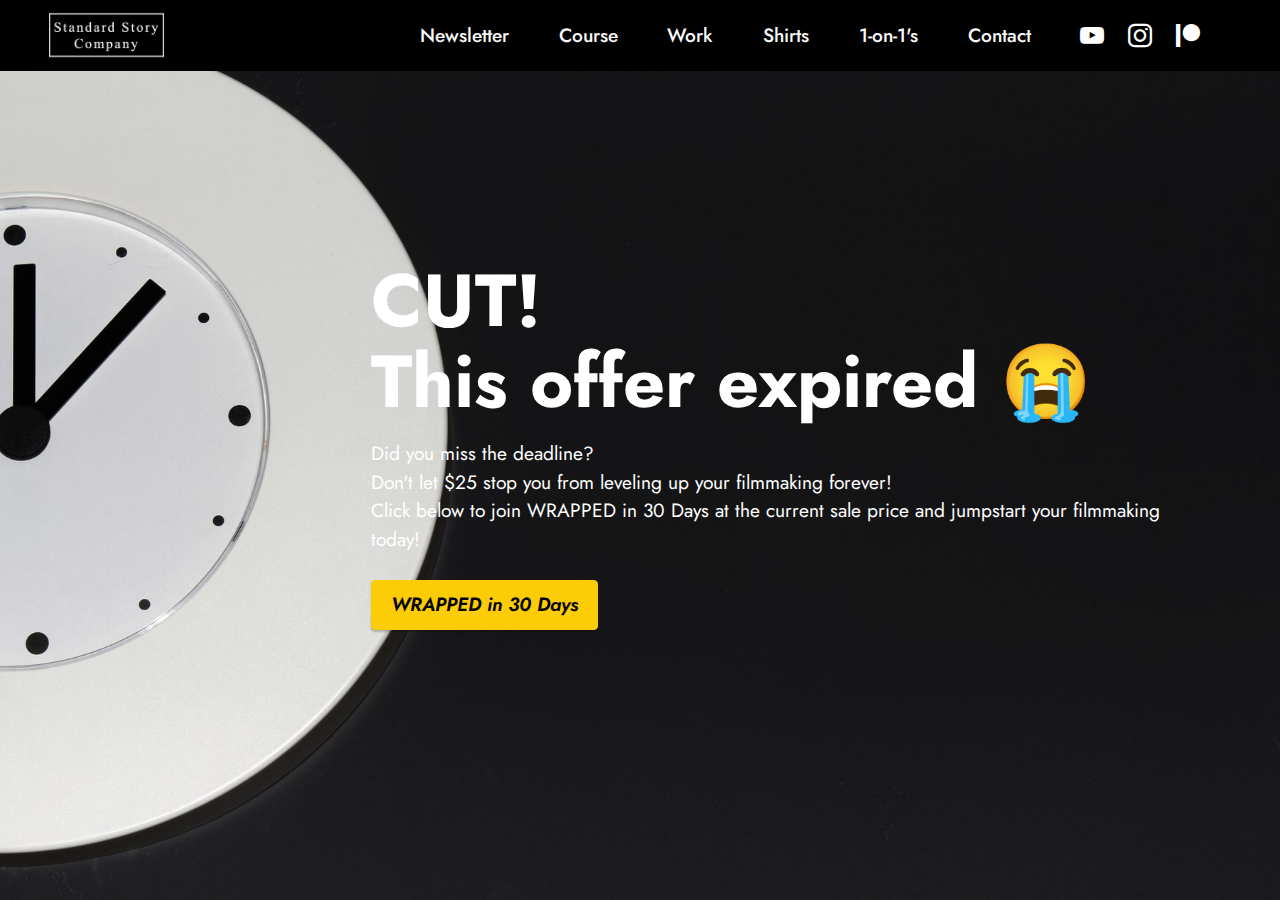
<file: wrapped-expired.html>
<!DOCTYPE html>
<html  >
<head>
  
  <meta charset="UTF-8">
  <meta http-equiv="X-UA-Compatible" content="IE=edge">
  
  <meta name="viewport" content="width=device-width, initial-scale=1, minimum-scale=1">
  <link rel="shortcut icon" href="assets/images/ssc-box-small-32x32.png" type="image/x-icon">
  <meta name="description" content="">
  
  
  <title>WRAPPED In 30 Days - Offer Expired</title>
  <link rel="stylesheet" href="assets/bootstrap/css/bootstrap.min.css">
  <link rel="stylesheet" href="assets/bootstrap/css/bootstrap-grid.min.css">
  <link rel="stylesheet" href="assets/bootstrap/css/bootstrap-reboot.min.css">
  <link rel="stylesheet" href="assets/dropdown/css/style.css">
  <link rel="stylesheet" href="assets/socicon/css/styles.css">
  <link rel="stylesheet" href="assets/theme/css/style.css">
  <link rel="preload" href="https://fonts.googleapis.com/css?family=Jost:100,200,300,400,500,600,700,800,900,100i,200i,300i,400i,500i,600i,700i,800i,900i&display=swap" as="style" onload="this.onload=null;this.rel='stylesheet'">
  <noscript><link rel="stylesheet" href="https://fonts.googleapis.com/css?family=Jost:100,200,300,400,500,600,700,800,900,100i,200i,300i,400i,500i,600i,700i,800i,900i&display=swap"></noscript>
  <link rel="preload" as="style" href="assets/mobirise/css/mbr-additional.css"><link rel="stylesheet" href="assets/mobirise/css/mbr-additional.css" type="text/css">

  
  
  
</head>
<body>

<!-- Analytics -->
<!-- Google tag (gtag.js) -->
<script async src="https://www.googletagmanager.com/gtag/js?id=G-VCVW3DSCJ8"></script>
<script>
  window.dataLayer = window.dataLayer || [];
  function gtag(){dataLayer.push(arguments);}
  gtag('js', new Date());

  gtag('config', 'G-VCVW3DSCJ8');
</script>
<!-- /Analytics -->


  
  <section data-bs-version="5.1" class="menu menu1 cid-tRRw4XPjb1" once="menu" id="menu1-1y">
    

    <nav class="navbar navbar-dropdown navbar-fixed-top navbar-expand-lg">
        <div class="container-fluid">
            <div class="navbar-brand">
                <span class="navbar-logo">
                    <a href="index.html">
                        <img src="assets/images/standard-story-co-mobirise-png-2-256x105.png" alt="" style="height: 3rem;">
                    </a>
                </span>
                
            </div>
            <button class="navbar-toggler" type="button" data-toggle="collapse" data-bs-toggle="collapse" data-target="#navbarSupportedContent" data-bs-target="#navbarSupportedContent" aria-controls="navbarNavAltMarkup" aria-expanded="false" aria-label="Toggle navigation">
                <div class="hamburger">
                    <span></span>
                    <span></span>
                    <span></span>
                    <span></span>
                </div>
            </button>
            <div class="collapse navbar-collapse" id="navbarSupportedContent">
                <ul class="navbar-nav nav-dropdown nav-right" data-app-modern-menu="true"><li class="nav-item"><a class="nav-link link text-white text-primary display-7" href="newsletter.html">Newsletter</a></li><li class="nav-item"><a class="nav-link link text-white text-primary display-7" href="https://standardstoryco.teachable.com/p/wrapped-in-30-days" target="_blank">Course</a></li><li class="nav-item"><a class="nav-link link text-white text-primary display-7" href="work.html">Work</a></li><li class="nav-item"><a class="nav-link link text-white text-primary display-7" href="shop.html">Shirts</a></li><li class="nav-item"><a class="nav-link link text-white text-primary display-7" href="consultations.html">1-on-1's</a></li>
                    <li class="nav-item"><a class="nav-link link text-white text-primary display-7" href="contact.html">Contact</a>
                    </li></ul>
                <div class="icons-menu">
                    <a class="iconfont-wrapper" href="https://www.youtube.com/@standardstoryco" target="_blank">
                        <span class="p-2 mbr-iconfont socicon-youtube socicon"></span>
                    </a>
                    <a class="iconfont-wrapper" href="https://www.instagram.com/standardstoryco" target="_blank">
                        <span class="p-2 mbr-iconfont socicon-instagram socicon"></span>
                    </a>
                    <a class="iconfont-wrapper" href="https://www.patreon.com/standardstoryco" target="_blank">
                        <span class="p-2 mbr-iconfont socicon-patreon socicon"></span>
                    </a>
                    
                </div>
                
            </div>
        </div>
    </nav>
</section>

<section data-bs-version="5.1" class="header5 cid-tRRybnqpGl mbr-fullscreen" id="header5-20">

    

    
    

    <div class="container">
        <div class="row justify-content-end">
            <div class="col-12 col-lg-9">
                <h1 class="mbr-section-title mbr-fonts-style mbr-white mb-3 display-1"><strong>CUT!</strong><br><strong>This offer expired 😭</strong></h1>
                
                <p class="mbr-text mbr-fonts-style mbr-white display-7">Did you miss the deadline?<br>Don't let $25 stop you from leveling up your filmmaking forever!<br>Click below to join WRAPPED in 30 Days at the current sale price and jumpstart your filmmaking today!</p>
                <div class="mbr-section-btn mt-3"><a class="btn btn-primary display-7" href="https://standardstoryco.teachable.com/p/wrapped-in-30-days?src=exp48" target="_blank"><em>WRAPPED in 30 Days</em></a></div>
            </div>
        </div>
    </div>
</section><section><a href="https://mobiri.se"></a><a href="https://mobiri.se"></a></section><script src="assets/bootstrap/js/bootstrap.bundle.min.js"></script>  <script src="assets/smoothscroll/smooth-scroll.js"></script>  <script src="assets/ytplayer/index.js"></script>  <script src="assets/dropdown/js/navbar-dropdown.js"></script>  <script src="assets/theme/js/script.js"></script>  
  
  
</body>
</html>
</file>
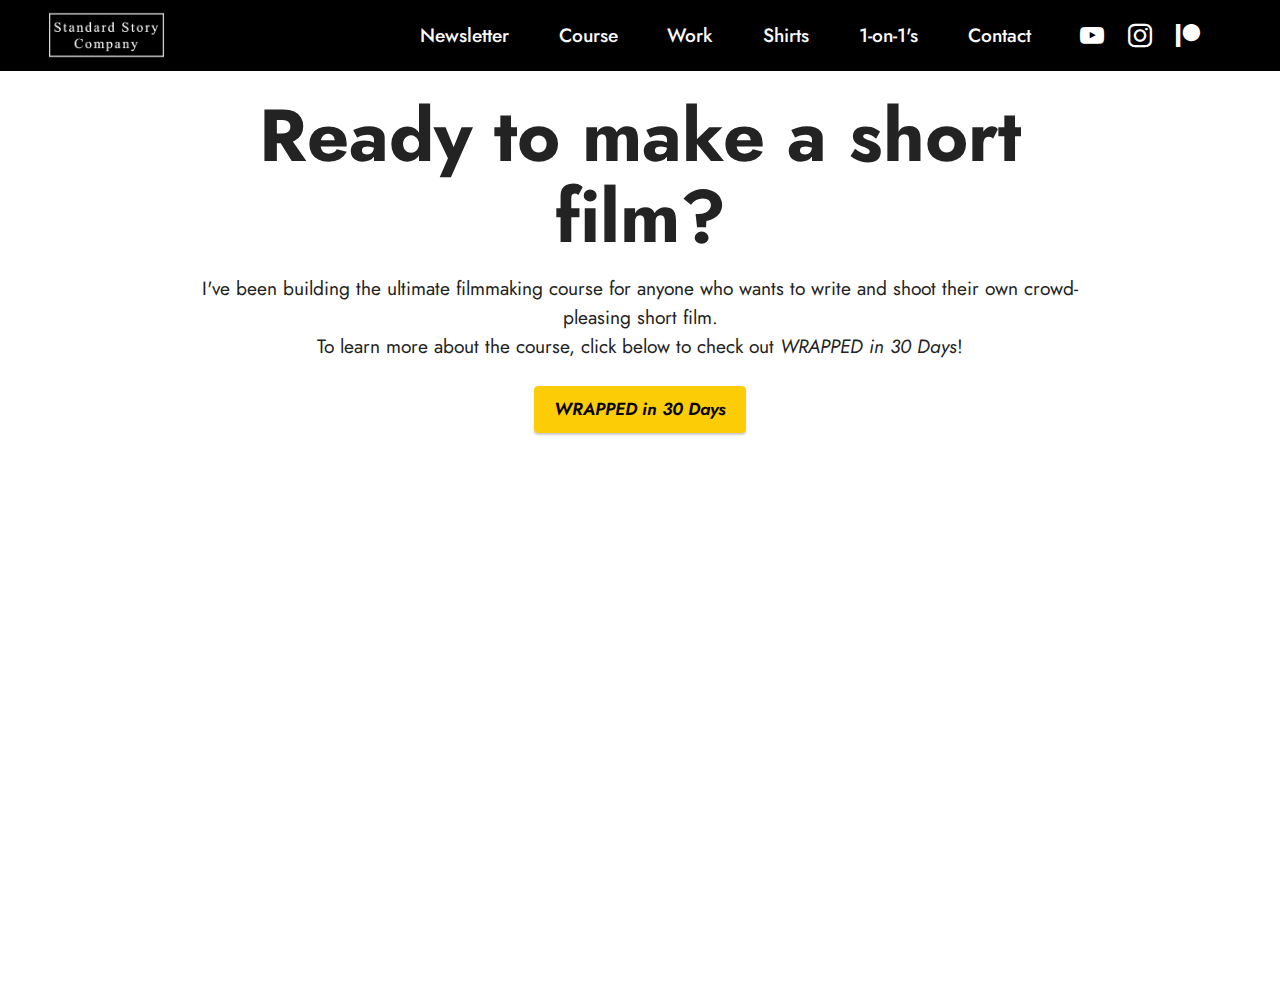
<file: wrapped.html>
<!DOCTYPE html>
<html  >
<head>
  
  <meta charset="UTF-8">
  <meta http-equiv="X-UA-Compatible" content="IE=edge">
  
  <meta name="viewport" content="width=device-width, initial-scale=1, minimum-scale=1">
  <link rel="shortcut icon" href="assets/images/ssc-box-small-32x32.png" type="image/x-icon">
  <meta name="description" content="">
  
  
  <title>WRAPPED In 30 Days</title>
  <link rel="stylesheet" href="assets/bootstrap/css/bootstrap.min.css">
  <link rel="stylesheet" href="assets/bootstrap/css/bootstrap-grid.min.css">
  <link rel="stylesheet" href="assets/bootstrap/css/bootstrap-reboot.min.css">
  <link rel="stylesheet" href="assets/dropdown/css/style.css">
  <link rel="stylesheet" href="assets/socicon/css/styles.css">
  <link rel="stylesheet" href="assets/theme/css/style.css">
  <link rel="preload" href="https://fonts.googleapis.com/css?family=Jost:100,200,300,400,500,600,700,800,900,100i,200i,300i,400i,500i,600i,700i,800i,900i&display=swap" as="style" onload="this.onload=null;this.rel='stylesheet'">
  <noscript><link rel="stylesheet" href="https://fonts.googleapis.com/css?family=Jost:100,200,300,400,500,600,700,800,900,100i,200i,300i,400i,500i,600i,700i,800i,900i&display=swap"></noscript>
  <link rel="preload" as="style" href="assets/mobirise/css/mbr-additional.css"><link rel="stylesheet" href="assets/mobirise/css/mbr-additional.css" type="text/css">

  
  
  
</head>
<body>

<!-- Analytics -->
<!-- Google tag (gtag.js) -->
<script async src="https://www.googletagmanager.com/gtag/js?id=G-VCVW3DSCJ8"></script>
<script>
  window.dataLayer = window.dataLayer || [];
  function gtag(){dataLayer.push(arguments);}
  gtag('js', new Date());

  gtag('config', 'G-VCVW3DSCJ8');
</script>
<!-- /Analytics -->


  
  <section data-bs-version="5.1" class="menu menu1 cid-tAG5fo3xKn" once="menu" id="menu1-1m">
    

    <nav class="navbar navbar-dropdown navbar-fixed-top navbar-expand-lg">
        <div class="container-fluid">
            <div class="navbar-brand">
                <span class="navbar-logo">
                    <a href="index.html">
                        <img src="assets/images/standard-story-co-mobirise-png-2-256x105.png" alt="" style="height: 3rem;">
                    </a>
                </span>
                
            </div>
            <button class="navbar-toggler" type="button" data-toggle="collapse" data-bs-toggle="collapse" data-target="#navbarSupportedContent" data-bs-target="#navbarSupportedContent" aria-controls="navbarNavAltMarkup" aria-expanded="false" aria-label="Toggle navigation">
                <div class="hamburger">
                    <span></span>
                    <span></span>
                    <span></span>
                    <span></span>
                </div>
            </button>
            <div class="collapse navbar-collapse" id="navbarSupportedContent">
                <ul class="navbar-nav nav-dropdown nav-right" data-app-modern-menu="true"><li class="nav-item"><a class="nav-link link text-white text-primary display-7" href="newsletter.html">Newsletter</a></li><li class="nav-item"><a class="nav-link link text-white text-primary display-7" href="https://standardstoryco.teachable.com/p/wrapped-in-30-days" target="_blank">Course</a></li><li class="nav-item"><a class="nav-link link text-white text-primary display-7" href="work.html">Work</a></li><li class="nav-item"><a class="nav-link link text-white text-primary display-7" href="shop.html">Shirts</a></li><li class="nav-item"><a class="nav-link link text-white text-primary display-7" href="consultations.html">1-on-1's</a></li>
                    <li class="nav-item"><a class="nav-link link text-white text-primary display-7" href="contact.html">Contact</a>
                    </li></ul>
                <div class="icons-menu">
                    <a class="iconfont-wrapper" href="https://www.youtube.com/@standardstoryco" target="_blank">
                        <span class="p-2 mbr-iconfont socicon-youtube socicon"></span>
                    </a>
                    <a class="iconfont-wrapper" href="https://www.instagram.com/standardstoryco" target="_blank">
                        <span class="p-2 mbr-iconfont socicon-instagram socicon"></span>
                    </a>
                    <a class="iconfont-wrapper" href="https://www.patreon.com/standardstoryco" target="_blank">
                        <span class="p-2 mbr-iconfont socicon-patreon socicon"></span>
                    </a>
                    
                </div>
                
            </div>
        </div>
    </nav>
</section>

<section data-bs-version="5.1" class="header16 cid-tAG7xG98PY" id="header16-1n">

    

    
    

    <div class="container">
        <div class="row justify-content-center">
            <div class="col-12 col-lg-10">
                <h1 class="mbr-section-title mbr-fonts-style mb-3 display-1">
                    <strong>Ready to make a short film?</strong></h1>
                <p class="mbr-text mbr-fonts-style display-7">
                    I've been building the ultimate filmmaking course for anyone who wants to write and shoot their own crowd-pleasing short film.<br>To learn more about the course, click below to check out&nbsp;<em>WRAPPED in 30 Days</em>!</p>
                <div class="mbr-section-btn mt-3"><a class="btn btn-primary display-4" href="https://standardstoryco.teachable.com/p/wrapped-in-30-days?src=sscsite" target="_blank"><em>WRAPPED in 30 Days</em></a></div>
                <div class="video-wrapper mt-4"><iframe class="mbr-embedded-video" src="https://www.youtube.com/embed/0MqkPWF4hNM?rel=0&amp;amp;&amp;showinfo=0&amp;autoplay=0&amp;loop=0" width="1280" height="720" frameborder="0" allowfullscreen></iframe></div>
            </div>
        </div>
    </div>
</section><section><a href="https://mobiri.se"></a><a href="https://mobiri.se"></a></section><script src="assets/bootstrap/js/bootstrap.bundle.min.js"></script>  <script src="assets/smoothscroll/smooth-scroll.js"></script>  <script src="assets/ytplayer/index.js"></script>  <script src="assets/dropdown/js/navbar-dropdown.js"></script>  <script src="assets/playervimeo/vimeo_player.js"></script>  <script src="assets/theme/js/script.js"></script>  
  
  
</body>
</html>
</file>
<file: assets/dropdown/css/style.css>
.navbar-dropdown {
  left: 0;
  padding: 0;
  position: absolute;
  right: 0;
  top: 0;
  transition: all 0.45s ease;
  z-index: 1030;
  background: #282828; }
  .navbar-dropdown .navbar-logo {
    margin-right: 0.8rem;
    transition: margin 0.3s ease-in-out;
    vertical-align: middle; }
    .navbar-dropdown .navbar-logo img {
      height: 3.125rem;
      transition: all 0.3s ease-in-out; }
    .navbar-dropdown .navbar-logo.mbr-iconfont {
      font-size: 3.125rem;
      line-height: 3.125rem; }
  .navbar-dropdown .navbar-caption {
    font-weight: 700;
    white-space: normal;
    vertical-align: -4px;
    line-height: 3.125rem !important; }
    .navbar-dropdown .navbar-caption, .navbar-dropdown .navbar-caption:hover {
      color: inherit;
      text-decoration: none; }
  .navbar-dropdown .mbr-iconfont + .navbar-caption {
    vertical-align: -1px; }
  .navbar-dropdown.navbar-fixed-top {
    position: fixed; }
  .navbar-dropdown .navbar-brand span {
    vertical-align: -4px; }
  .navbar-dropdown.bg-color.transparent {
    background: none; }
  .navbar-dropdown.navbar-short .navbar-brand {
    padding: 0.625rem 0; }
    .navbar-dropdown.navbar-short .navbar-brand span {
      vertical-align: -1px; }
  .navbar-dropdown.navbar-short .navbar-caption {
    line-height: 2.375rem !important;
    vertical-align: -2px; }
  .navbar-dropdown.navbar-short .navbar-logo {
    margin-right: 0.5rem; }
    .navbar-dropdown.navbar-short .navbar-logo img {
      height: 2.375rem; }
    .navbar-dropdown.navbar-short .navbar-logo.mbr-iconfont {
      font-size: 2.375rem;
      line-height: 2.375rem; }
  .navbar-dropdown.navbar-short .mbr-table-cell {
    height: 3.625rem; }
  .navbar-dropdown .navbar-close {
    left: 0.6875rem;
    position: fixed;
    top: 0.75rem;
    z-index: 1000; }
  .navbar-dropdown .hamburger-icon {
    content: "";
    display: inline-block;
    vertical-align: middle;
    width: 16px;
    -webkit-box-shadow: 0 -6px 0 1px #282828,0 0 0 1px #282828,0 6px 0 1px #282828;
    -moz-box-shadow: 0 -6px 0 1px #282828,0 0 0 1px #282828,0 6px 0 1px #282828;
    box-shadow: 0 -6px 0 1px #282828,0 0 0 1px #282828,0 6px 0 1px #282828; }

.dropdown-menu .dropdown-toggle[data-toggle="dropdown-submenu"]::after {
  border-bottom: 0.35em solid transparent;
  border-left: 0.35em solid;
  border-right: 0;
  border-top: 0.35em solid transparent;
  margin-left: 0.3rem; }

.dropdown-menu .dropdown-item:focus {
  outline: 0; }

.nav-dropdown {
  font-size: 0.75rem;
  font-weight: 500;
  height: auto !important; }
  .nav-dropdown .nav-btn {
    padding-left: 1rem; }
  .nav-dropdown .link {
    margin: .667em 1.667em;
    font-weight: 500;
    padding: 0;
    transition: color .2s ease-in-out; }
    .nav-dropdown .link.dropdown-toggle {
      margin-right: 2.583em; }
      .nav-dropdown .link.dropdown-toggle::after {
        margin-left: .25rem;
        border-top: 0.35em solid;
        border-right: 0.35em solid transparent;
        border-left: 0.35em solid transparent;
        border-bottom: 0; }
      .nav-dropdown .link.dropdown-toggle[aria-expanded="true"] {
        margin: 0;
        padding: 0.667em 3.263em  0.667em 1.667em; }
  .nav-dropdown .link::after,
  .nav-dropdown .dropdown-item::after {
    color: inherit; }
  .nav-dropdown .btn {
    font-size: 0.75rem;
    font-weight: 700;
    letter-spacing: 0;
    margin-bottom: 0;
    padding-left: 1.25rem;
    padding-right: 1.25rem; }
  .nav-dropdown .dropdown-menu {
    border-radius: 0;
    border: 0;
    left: 0;
    margin: 0;
    padding-bottom: 1.25rem;
    padding-top: 1.25rem;
    position: relative; }
  .nav-dropdown .dropdown-submenu {
    margin-left: 0.125rem;
    top: 0; }
  .nav-dropdown .dropdown-item {
    font-weight: 500;
    line-height: 2;
    padding: 0.3846em 4.615em 0.3846em 1.5385em;
    position: relative;
    transition: color .2s ease-in-out, background-color .2s ease-in-out; }
    .nav-dropdown .dropdown-item::after {
      margin-top: -0.3077em;
      position: absolute;
      right: 1.1538em;
      top: 50%; }
    .nav-dropdown .dropdown-item:focus, .nav-dropdown .dropdown-item:hover {
      background: none; }

@media (max-width: 767px) {
  .nav-dropdown.navbar-toggleable-sm {
    bottom: 0;
    display: none;
    left: 0;
    overflow-x: hidden;
    position: fixed;
    top: 0;
    transform: translateX(-100%);
    -ms-transform: translateX(-100%);
    -webkit-transform: translateX(-100%);
    width: 18.75rem;
    z-index: 999; } }
.nav-dropdown.navbar-toggleable-xl {
  bottom: 0;
  display: none;
  left: 0;
  overflow-x: hidden;
  position: fixed;
  top: 0;
  transform: translateX(-100%);
  -ms-transform: translateX(-100%);
  -webkit-transform: translateX(-100%);
  width: 18.75rem;
  z-index: 999; }

.nav-dropdown-sm {
  display: block !important;
  overflow-x: hidden;
  overflow: auto;
  padding-top: 3.875rem; }
  .nav-dropdown-sm::after {
    content: "";
    display: block;
    height: 3rem;
    width: 100%; }
  .nav-dropdown-sm.collapse.in ~ .navbar-close {
    display: block !important; }
  .nav-dropdown-sm.collapsing, .nav-dropdown-sm.collapse.in {
    transform: translateX(0);
    -ms-transform: translateX(0);
    -webkit-transform: translateX(0);
    transition: all 0.25s ease-out;
    -webkit-transition: all 0.25s ease-out;
    background: #282828; }
  .nav-dropdown-sm.collapsing[aria-expanded="false"] {
    transform: translateX(-100%);
    -ms-transform: translateX(-100%);
    -webkit-transform: translateX(-100%); }
  .nav-dropdown-sm .nav-item {
    display: block;
    margin-left: 0 !important;
    padding-left: 0; }
  .nav-dropdown-sm .link,
  .nav-dropdown-sm .dropdown-item {
    border-top: 1px dotted rgba(255, 255, 255, 0.1);
    font-size: 0.8125rem;
    line-height: 1.6;
    margin: 0 !important;
    padding: 0.875rem 2.4rem 0.875rem 1.5625rem !important;
    position: relative;
    white-space: normal; }
    .nav-dropdown-sm .link:focus, .nav-dropdown-sm .link:hover,
    .nav-dropdown-sm .dropdown-item:focus,
    .nav-dropdown-sm .dropdown-item:hover {
      background: rgba(0, 0, 0, 0.2) !important;
      color: #c0a375; }
  .nav-dropdown-sm .nav-btn {
    position: relative;
    padding: 1.5625rem 1.5625rem 0 1.5625rem; }
    .nav-dropdown-sm .nav-btn::before {
      border-top: 1px dotted rgba(255, 255, 255, 0.1);
      content: "";
      left: 0;
      position: absolute;
      top: 0;
      width: 100%; }
    .nav-dropdown-sm .nav-btn + .nav-btn {
      padding-top: 0.625rem; }
      .nav-dropdown-sm .nav-btn + .nav-btn::before {
        display: none; }
  .nav-dropdown-sm .btn {
    padding: 0.625rem 0; }
  .nav-dropdown-sm .dropdown-toggle[data-toggle="dropdown-submenu"]::after {
    margin-left: .25rem;
    border-top: 0.35em solid;
    border-right: 0.35em solid transparent;
    border-left: 0.35em solid transparent;
    border-bottom: 0; }
  .nav-dropdown-sm .dropdown-toggle[data-toggle="dropdown-submenu"][aria-expanded="true"]::after {
    border-top: 0;
    border-right: 0.35em solid transparent;
    border-left: 0.35em solid transparent;
    border-bottom: 0.35em solid; }
  .nav-dropdown-sm .dropdown-menu {
    margin: 0;
    padding: 0;
    position: relative;
    top: 0;
    left: 0;
    width: 100%;
    border: 0;
    float: none;
    border-radius: 0;
    background: none; }
  .nav-dropdown-sm .dropdown-submenu {
    left: 100%;
    margin-left: 0.125rem;
    margin-top: -1.25rem;
    top: 0; }

.navbar-toggleable-sm .nav-dropdown .dropdown-menu {
  position: absolute; }

.navbar-toggleable-sm .nav-dropdown .dropdown-submenu {
  left: 100%;
  margin-left: 0.125rem;
  margin-top: -1.25rem;
  top: 0; }

.navbar-toggleable-sm.opened .nav-dropdown .dropdown-menu {
  position: relative; }

.navbar-toggleable-sm.opened .nav-dropdown .dropdown-submenu {
  left: 0;
  margin-left: 00rem;
  margin-top: 0rem;
  top: 0; }

.is-builder .nav-dropdown.collapsing {
  transition: none !important; }
</file>
<file: assets/socicon/css/styles.css>
@charset "UTF-8";

@font-face {
  font-family: 'Socicon';
  src:  url('../fonts/socicon.eot');
  src:  url('../fonts/socicon.eot?#iefix') format('embedded-opentype'),
    url('../fonts/socicon.woff2') format('woff2'),
    url('../fonts/socicon.ttf') format('truetype'),
    url('../fonts/socicon.woff') format('woff'),
    url('../fonts/socicon.svg#socicon') format('svg');
  font-weight: normal;
  font-style: normal;
  font-display: swap;
}

[data-icon]:before {
  font-family: "socicon" !important;
  content: attr(data-icon);
  font-style: normal !important;
  font-weight: normal !important;
  font-variant: normal !important;
  text-transform: none !important;
  speak: none;
  line-height: 1;
  -webkit-font-smoothing: antialiased;
  -moz-osx-font-smoothing: grayscale;
}

[class^="socicon-"], [class*=" socicon-"] {
  /* use !important to prevent issues with browser extensions that change fonts */
  font-family: 'Socicon' !important;
  speak: none;
  font-style: normal;
  font-weight: normal;
  font-variant: normal;
  text-transform: none;
  line-height: 1;

  /* Better Font Rendering =========== */
  -webkit-font-smoothing: antialiased;
  -moz-osx-font-smoothing: grayscale;
}

.socicon-eitaa:before {
  content: "\e97c";
}
.socicon-soroush:before {
  content: "\e97d";
}
.socicon-bale:before {
  content: "\e97e";
}
.socicon-zazzle:before {
  content: "\e97b";
}
.socicon-society6:before {
  content: "\e97a";
}
.socicon-redbubble:before {
  content: "\e979";
}
.socicon-avvo:before {
  content: "\e978";
}
.socicon-stitcher:before {
  content: "\e977";
}
.socicon-googlehangouts:before {
  content: "\e974";
}
.socicon-dlive:before {
  content: "\e975";
}
.socicon-vsco:before {
  content: "\e976";
}
.socicon-flipboard:before {
  content: "\e973";
}
.socicon-ubuntu:before {
  content: "\e958";
}
.socicon-artstation:before {
  content: "\e959";
}
.socicon-invision:before {
  content: "\e95a";
}
.socicon-torial:before {
  content: "\e95b";
}
.socicon-collectorz:before {
  content: "\e95c";
}
.socicon-seenthis:before {
  content: "\e95d";
}
.socicon-googleplaymusic:before {
  content: "\e95e";
}
.socicon-debian:before {
  content: "\e95f";
}
.socicon-filmfreeway:before {
  content: "\e960";
}
.socicon-gnome:before {
  content: "\e961";
}
.socicon-itchio:before {
  content: "\e962";
}
.socicon-jamendo:before {
  content: "\e963";
}
.socicon-mix:before {
  content: "\e964";
}
.socicon-sharepoint:before {
  content: "\e965";
}
.socicon-tinder:before {
  content: "\e966";
}
.socicon-windguru:before {
  content: "\e967";
}
.socicon-cdbaby:before {
  content: "\e968";
}
.socicon-elementaryos:before {
  content: "\e969";
}
.socicon-stage32:before {
  content: "\e96a";
}
.socicon-tiktok:before {
  content: "\e96b";
}
.socicon-gitter:before {
  content: "\e96c";
}
.socicon-letterboxd:before {
  content: "\e96d";
}
.socicon-threema:before {
  content: "\e96e";
}
.socicon-splice:before {
  content: "\e96f";
}
.socicon-metapop:before {
  content: "\e970";
}
.socicon-naver:before {
  content: "\e971";
}
.socicon-remote:before {
  content: "\e972";
}
.socicon-internet:before {
  content: "\e957";
}
.socicon-moddb:before {
  content: "\e94b";
}
.socicon-indiedb:before {
  content: "\e94c";
}
.socicon-traxsource:before {
  content: "\e94d";
}
.socicon-gamefor:before {
  content: "\e94e";
}
.socicon-pixiv:before {
  content: "\e94f";
}
.socicon-myanimelist:before {
  content: "\e950";
}
.socicon-blackberry:before {
  content: "\e951";
}
.socicon-wickr:before {
  content: "\e952";
}
.socicon-spip:before {
  content: "\e953";
}
.socicon-napster:before {
  content: "\e954";
}
.socicon-beatport:before {
  content: "\e955";
}
.socicon-hackerone:before {
  content: "\e956";
}
.socicon-hackernews:before {
  content: "\e946";
}
.socicon-smashwords:before {
  content: "\e947";
}
.socicon-kobo:before {
  content: "\e948";
}
.socicon-bookbub:before {
  content: "\e949";
}
.socicon-mailru:before {
  content: "\e94a";
}
.socicon-gitlab:before {
  content: "\e945";
}
.socicon-instructables:before {
  content: "\e944";
}
.socicon-portfolio:before {
  content: "\e943";
}
.socicon-codered:before {
  content: "\e940";
}
.socicon-origin:before {
  content: "\e941";
}
.socicon-nextdoor:before {
  content: "\e942";
}
.socicon-udemy:before {
  content: "\e93f";
}
.socicon-livemaster:before {
  content: "\e93e";
}
.socicon-crunchbase:before {
  content: "\e93b";
}
.socicon-homefy:before {
  content: "\e93c";
}
.socicon-calendly:before {
  content: "\e93d";
}
.socicon-realtor:before {
  content: "\e90f";
}
.socicon-tidal:before {
  content: "\e910";
}
.socicon-qobuz:before {
  content: "\e911";
}
.socicon-natgeo:before {
  content: "\e912";
}
.socicon-mastodon:before {
  content: "\e913";
}
.socicon-unsplash:before {
  content: "\e914";
}
.socicon-homeadvisor:before {
  content: "\e915";
}
.socicon-angieslist:before {
  content: "\e916";
}
.socicon-codepen:before {
  content: "\e917";
}
.socicon-slack:before {
  content: "\e918";
}
.socicon-openaigym:before {
  content: "\e919";
}
.socicon-logmein:before {
  content: "\e91a";
}
.socicon-fiverr:before {
  content: "\e91b";
}
.socicon-gotomeeting:before {
  content: "\e91c";
}
.socicon-aliexpress:before {
  content: "\e91d";
}
.socicon-guru:before {
  content: "\e91e";
}
.socicon-appstore:before {
  content: "\e91f";
}
.socicon-homes:before {
  content: "\e920";
}
.socicon-zoom:before {
  content: "\e921";
}
.socicon-alibaba:before {
  content: "\e922";
}
.socicon-craigslist:before {
  content: "\e923";
}
.socicon-wix:before {
  content: "\e924";
}
.socicon-redfin:before {
  content: "\e925";
}
.socicon-googlecalendar:before {
  content: "\e926";
}
.socicon-shopify:before {
  content: "\e927";
}
.socicon-freelancer:before {
  content: "\e928";
}
.socicon-seedrs:before {
  content: "\e929";
}
.socicon-bing:before {
  content: "\e92a";
}
.socicon-doodle:before {
  content: "\e92b";
}
.socicon-bonanza:before {
  content: "\e92c";
}
.socicon-squarespace:before {
  content: "\e92d";
}
.socicon-toptal:before {
  content: "\e92e";
}
.socicon-gust:before {
  content: "\e92f";
}
.socicon-ask:before {
  content: "\e930";
}
.socicon-trulia:before {
  content: "\e931";
}
.socicon-loomly:before {
  content: "\e932";
}
.socicon-ghost:before {
  content: "\e933";
}
.socicon-upwork:before {
  content: "\e934";
}
.socicon-fundable:before {
  content: "\e935";
}
.socicon-booking:before {
  content: "\e936";
}
.socicon-googlemaps:before {
  content: "\e937";
}
.socicon-zillow:before {
  content: "\e938";
}
.socicon-niconico:before {
  content: "\e939";
}
.socicon-toneden:before {
  content: "\e93a";
}
.socicon-augment:before {
  content: "\e908";
}
.socicon-bitbucket:before {
  content: "\e909";
}
.socicon-fyuse:before {
  content: "\e90a";
}
.socicon-yt-gaming:before {
  content: "\e90b";
}
.socicon-sketchfab:before {
  content: "\e90c";
}
.socicon-mobcrush:before {
  content: "\e90d";
}
.socicon-microsoft:before {
  content: "\e90e";
}
.socicon-pandora:before {
  content: "\e907";
}
.socicon-messenger:before {
  content: "\e906";
}
.socicon-gamewisp:before {
  content: "\e905";
}
.socicon-bloglovin:before {
  content: "\e904";
}
.socicon-tunein:before {
  content: "\e903";
}
.socicon-gamejolt:before {
  content: "\e901";
}
.socicon-trello:before {
  content: "\e902";
}
.socicon-spreadshirt:before {
  content: "\e900";
}
.socicon-500px:before {
  content: "\e000";
}
.socicon-8tracks:before {
  content: "\e001";
}
.socicon-airbnb:before {
  content: "\e002";
}
.socicon-alliance:before {
  content: "\e003";
}
.socicon-amazon:before {
  content: "\e004";
}
.socicon-amplement:before {
  content: "\e005";
}
.socicon-android:before {
  content: "\e006";
}
.socicon-angellist:before {
  content: "\e007";
}
.socicon-apple:before {
  content: "\e008";
}
.socicon-appnet:before {
  content: "\e009";
}
.socicon-baidu:before {
  content: "\e00a";
}
.socicon-bandcamp:before {
  content: "\e00b";
}
.socicon-battlenet:before {
  content: "\e00c";
}
.socicon-mixer:before {
  content: "\e00d";
}
.socicon-bebee:before {
  content: "\e00e";
}
.socicon-bebo:before {
  content: "\e00f";
}
.socicon-behance:before {
  content: "\e010";
}
.socicon-blizzard:before {
  content: "\e011";
}
.socicon-blogger:before {
  content: "\e012";
}
.socicon-buffer:before {
  content: "\e013";
}
.socicon-chrome:before {
  content: "\e014";
}
.socicon-coderwall:before {
  content: "\e015";
}
.socicon-curse:before {
  content: "\e016";
}
.socicon-dailymotion:before {
  content: "\e017";
}
.socicon-deezer:before {
  content: "\e018";
}
.socicon-delicious:before {
  content: "\e019";
}
.socicon-deviantart:before {
  content: "\e01a";
}
.socicon-diablo:before {
  content: "\e01b";
}
.socicon-digg:before {
  content: "\e01c";
}
.socicon-discord:before {
  content: "\e01d";
}
.socicon-disqus:before {
  content: "\e01e";
}
.socicon-douban:before {
  content: "\e01f";
}
.socicon-draugiem:before {
  content: "\e020";
}
.socicon-dribbble:before {
  content: "\e021";
}
.socicon-drupal:before {
  content: "\e022";
}
.socicon-ebay:before {
  content: "\e023";
}
.socicon-ello:before {
  content: "\e024";
}
.socicon-endomodo:before {
  content: "\e025";
}
.socicon-envato:before {
  content: "\e026";
}
.socicon-etsy:before {
  content: "\e027";
}
.socicon-facebook:before {
  content: "\e028";
}
.socicon-feedburner:before {
  content: "\e029";
}
.socicon-filmweb:before {
  content: "\e02a";
}
.socicon-firefox:before {
  content: "\e02b";
}
.socicon-flattr:before {
  content: "\e02c";
}
.socicon-flickr:before {
  content: "\e02d";
}
.socicon-formulr:before {
  content: "\e02e";
}
.socicon-forrst:before {
  content: "\e02f";
}
.socicon-foursquare:before {
  content: "\e030";
}
.socicon-friendfeed:before {
  content: "\e031";
}
.socicon-github:before {
  content: "\e032";
}
.socicon-goodreads:before {
  content: "\e033";
}
.socicon-google:before {
  content: "\e034";
}
.socicon-googlescholar:before {
  content: "\e035";
}
.socicon-googlegroups:before {
  content: "\e036";
}
.socicon-googlephotos:before {
  content: "\e037";
}
.socicon-googleplus:before {
  content: "\e038";
}
.socicon-grooveshark:before {
  content: "\e039";
}
.socicon-hackerrank:before {
  content: "\e03a";
}
.socicon-hearthstone:before {
  content: "\e03b";
}
.socicon-hellocoton:before {
  content: "\e03c";
}
.socicon-heroes:before {
  content: "\e03d";
}
.socicon-smashcast:before {
  content: "\e03e";
}
.socicon-horde:before {
  content: "\e03f";
}
.socicon-houzz:before {
  content: "\e040";
}
.socicon-icq:before {
  content: "\e041";
}
.socicon-identica:before {
  content: "\e042";
}
.socicon-imdb:before {
  content: "\e043";
}
.socicon-instagram:before {
  content: "\e044";
}
.socicon-issuu:before {
  content: "\e045";
}
.socicon-istock:before {
  content: "\e046";
}
.socicon-itunes:before {
  content: "\e047";
}
.socicon-keybase:before {
  content: "\e048";
}
.socicon-lanyrd:before {
  content: "\e049";
}
.socicon-lastfm:before {
  content: "\e04a";
}
.socicon-line:before {
  content: "\e04b";
}
.socicon-linkedin:before {
  content: "\e04c";
}
.socicon-livejournal:before {
  content: "\e04d";
}
.socicon-lyft:before {
  content: "\e04e";
}
.socicon-macos:before {
  content: "\e04f";
}
.socicon-mail:before {
  content: "\e050";
}
.socicon-medium:before {
  content: "\e051";
}
.socicon-meetup:before {
  content: "\e052";
}
.socicon-mixcloud:before {
  content: "\e053";
}
.socicon-modelmayhem:before {
  content: "\e054";
}
.socicon-mumble:before {
  content: "\e055";
}
.socicon-myspace:before {
  content: "\e056";
}
.socicon-newsvine:before {
  content: "\e057";
}
.socicon-nintendo:before {
  content: "\e058";
}
.socicon-npm:before {
  content: "\e059";
}
.socicon-odnoklassniki:before {
  content: "\e05a";
}
.socicon-openid:before {
  content: "\e05b";
}
.socicon-opera:before {
  content: "\e05c";
}
.socicon-outlook:before {
  content: "\e05d";
}
.socicon-overwatch:before {
  content: "\e05e";
}
.socicon-patreon:before {
  content: "\e05f";
}
.socicon-paypal:before {
  content: "\e060";
}
.socicon-periscope:before {
  content: "\e061";
}
.socicon-persona:before {
  content: "\e062";
}
.socicon-pinterest:before {
  content: "\e063";
}
.socicon-play:before {
  content: "\e064";
}
.socicon-player:before {
  content: "\e065";
}
.socicon-playstation:before {
  content: "\e066";
}
.socicon-pocket:before {
  content: "\e067";
}
.socicon-qq:before {
  content: "\e068";
}
.socicon-quora:before {
  content: "\e069";
}
.socicon-raidcall:before {
  content: "\e06a";
}
.socicon-ravelry:before {
  content: "\e06b";
}
.socicon-reddit:before {
  content: "\e06c";
}
.socicon-renren:before {
  content: "\e06d";
}
.socicon-researchgate:before {
  content: "\e06e";
}
.socicon-residentadvisor:before {
  content: "\e06f";
}
.socicon-reverbnation:before {
  content: "\e070";
}
.socicon-rss:before {
  content: "\e071";
}
.socicon-sharethis:before {
  content: "\e072";
}
.socicon-skype:before {
  content: "\e073";
}
.socicon-slideshare:before {
  content: "\e074";
}
.socicon-smugmug:before {
  content: "\e075";
}
.socicon-snapchat:before {
  content: "\e076";
}
.socicon-songkick:before {
  content: "\e077";
}
.socicon-soundcloud:before {
  content: "\e078";
}
.socicon-spotify:before {
  content: "\e079";
}
.socicon-stackexchange:before {
  content: "\e07a";
}
.socicon-stackoverflow:before {
  content: "\e07b";
}
.socicon-starcraft:before {
  content: "\e07c";
}
.socicon-stayfriends:before {
  content: "\e07d";
}
.socicon-steam:before {
  content: "\e07e";
}
.socicon-storehouse:before {
  content: "\e07f";
}
.socicon-strava:before {
  content: "\e080";
}
.socicon-streamjar:before {
  content: "\e081";
}
.socicon-stumbleupon:before {
  content: "\e082";
}
.socicon-swarm:before {
  content: "\e083";
}
.socicon-teamspeak:before {
  content: "\e084";
}
.socicon-teamviewer:before {
  content: "\e085";
}
.socicon-technorati:before {
  content: "\e086";
}
.socicon-telegram:before {
  content: "\e087";
}
.socicon-tripadvisor:before {
  content: "\e088";
}
.socicon-tripit:before {
  content: "\e089";
}
.socicon-triplej:before {
  content: "\e08a";
}
.socicon-tumblr:before {
  content: "\e08b";
}
.socicon-twitch:before {
  content: "\e08c";
}
.socicon-twitter:before {
  content: "\e08d";
}
.socicon-uber:before {
  content: "\e08e";
}
.socicon-ventrilo:before {
  content: "\e08f";
}
.socicon-viadeo:before {
  content: "\e090";
}
.socicon-viber:before {
  content: "\e091";
}
.socicon-viewbug:before {
  content: "\e092";
}
.socicon-vimeo:before {
  content: "\e093";
}
.socicon-vine:before {
  content: "\e094";
}
.socicon-vkontakte:before {
  content: "\e095";
}
.socicon-warcraft:before {
  content: "\e096";
}
.socicon-wechat:before {
  content: "\e097";
}
.socicon-weibo:before {
  content: "\e098";
}
.socicon-whatsapp:before {
  content: "\e099";
}
.socicon-wikipedia:before {
  content: "\e09a";
}
.socicon-windows:before {
  content: "\e09b";
}
.socicon-wordpress:before {
  content: "\e09c";
}
.socicon-wykop:before {
  content: "\e09d";
}
.socicon-xbox:before {
  content: "\e09e";
}
.socicon-xing:before {
  content: "\e09f";
}
.socicon-yahoo:before {
  content: "\e0a0";
}
.socicon-yammer:before {
  content: "\e0a1";
}
.socicon-yandex:before {
  content: "\e0a2";
}
.socicon-yelp:before {
  content: "\e0a3";
}
.socicon-younow:before {
  content: "\e0a4";
}
.socicon-youtube:before {
  content: "\e0a5";
}
.socicon-zapier:before {
  content: "\e0a6";
}
.socicon-zerply:before {
  content: "\e0a7";
}
.socicon-zomato:before {
  content: "\e0a8";
}
.socicon-zynga:before {
  content: "\e0a9";
}
</file>
<file: assets/theme/css/style.css>
@charset "UTF-8";
section {
  background-color: #ffffff;
}

body {
  font-style: normal;
  line-height: 1.5;
  font-weight: 400;
  color: #232323;
  position: relative;
}

button {
  background-color: transparent;
  border-color: transparent;
}

section,
.container,
.container-fluid {
  position: relative;
  word-wrap: break-word;
}

a.mbr-iconfont:hover {
  text-decoration: none;
}

.article .lead p,
.article .lead ul,
.article .lead ol,
.article .lead pre,
.article .lead blockquote {
  margin-bottom: 0;
}

a {
  font-style: normal;
  font-weight: 400;
  cursor: pointer;
}
a, a:hover {
  text-decoration: none;
}

.mbr-section-title {
  font-style: normal;
  line-height: 1.3;
}

.mbr-section-subtitle {
  line-height: 1.3;
}

.mbr-text {
  font-style: normal;
  line-height: 1.7;
}

h1,
h2,
h3,
h4,
h5,
h6,
.display-1,
.display-2,
.display-4,
.display-5,
.display-7,
span,
p,
a {
  line-height: 1;
  word-break: break-word;
  word-wrap: break-word;
  font-weight: 400;
}

b,
strong {
  font-weight: bold;
}

input:-webkit-autofill, input:-webkit-autofill:hover, input:-webkit-autofill:focus, input:-webkit-autofill:active {
  transition-delay: 9999s;
  -webkit-transition-property: background-color, color;
  transition-property: background-color, color;
}

textarea[type=hidden] {
  display: none;
}

section {
  background-position: 50% 50%;
  background-repeat: no-repeat;
  background-size: cover;
}
section .mbr-background-video,
section .mbr-background-video-preview {
  position: absolute;
  bottom: 0;
  left: 0;
  right: 0;
  top: 0;
}

.hidden {
  visibility: hidden;
}

.mbr-z-index20 {
  z-index: 20;
}

/*! Base colors */
.mbr-white {
  color: #ffffff;
}

.mbr-black {
  color: #111111;
}

.mbr-bg-white {
  background-color: #ffffff;
}

.mbr-bg-black {
  background-color: #000000;
}

/*! Text-aligns */
.align-left {
  text-align: left;
}

.align-center {
  text-align: center;
}

.align-right {
  text-align: right;
}

/*! Font-weight  */
.mbr-light {
  font-weight: 300;
}

.mbr-regular {
  font-weight: 400;
}

.mbr-semibold {
  font-weight: 500;
}

.mbr-bold {
  font-weight: 700;
}

/*! Media  */
.media-content {
  flex-basis: 100%;
}

.media-container-row {
  display: flex;
  flex-direction: row;
  flex-wrap: wrap;
  justify-content: center;
  align-content: center;
  align-items: start;
}
.media-container-row .media-size-item {
  width: 400px;
}

.media-container-column {
  display: flex;
  flex-direction: column;
  flex-wrap: wrap;
  justify-content: center;
  align-content: center;
  align-items: stretch;
}
.media-container-column > * {
  width: 100%;
}

@media (min-width: 992px) {
  .media-container-row {
    flex-wrap: nowrap;
  }
}
figure {
  margin-bottom: 0;
  overflow: hidden;
}

figure[mbr-media-size] {
  transition: width 0.1s;
}

img,
iframe {
  display: block;
  width: 100%;
}

.card {
  background-color: transparent;
  border: none;
}

.card-box {
  width: 100%;
}

.card-img {
  text-align: center;
  flex-shrink: 0;
  -webkit-flex-shrink: 0;
}

.media {
  max-width: 100%;
  margin: 0 auto;
}

.mbr-figure {
  align-self: center;
}

.media-container > div {
  max-width: 100%;
}

.mbr-figure img,
.card-img img {
  width: 100%;
}

@media (max-width: 991px) {
  .media-size-item {
    width: auto !important;
  }

  .media {
    width: auto;
  }

  .mbr-figure {
    width: 100% !important;
  }
}
/*! Buttons */
.mbr-section-btn {
  margin-left: -0.6rem;
  margin-right: -0.6rem;
  font-size: 0;
}

.btn {
  font-weight: 600;
  border-width: 1px;
  font-style: normal;
  margin: 0.6rem 0.6rem;
  white-space: normal;
  transition: all 0.2s ease-in-out;
  display: inline-flex;
  align-items: center;
  justify-content: center;
  word-break: break-word;
}

.btn-sm {
  font-weight: 600;
  letter-spacing: 0px;
  transition: all 0.3s ease-in-out;
}

.btn-md {
  font-weight: 600;
  letter-spacing: 0px;
  transition: all 0.3s ease-in-out;
}

.btn-lg {
  font-weight: 600;
  letter-spacing: 0px;
  transition: all 0.3s ease-in-out;
}

.btn-form {
  margin: 0;
}
.btn-form:hover {
  cursor: pointer;
}

nav .mbr-section-btn {
  margin-left: 0rem;
  margin-right: 0rem;
}

/*! Btn icon margin */
.btn .mbr-iconfont,
.btn.btn-sm .mbr-iconfont {
  order: 1;
  cursor: pointer;
  margin-left: 0.5rem;
  vertical-align: sub;
}

.btn.btn-md .mbr-iconfont,
.btn.btn-md .mbr-iconfont {
  margin-left: 0.8rem;
}

.mbr-regular {
  font-weight: 400;
}

.mbr-semibold {
  font-weight: 500;
}

.mbr-bold {
  font-weight: 700;
}

[type=submit] {
  -webkit-appearance: none;
}

/*! Full-screen */
.mbr-fullscreen .mbr-overlay {
  min-height: 100vh;
}

.mbr-fullscreen {
  display: flex;
  display: -moz-flex;
  display: -ms-flex;
  display: -o-flex;
  align-items: center;
  min-height: 100vh;
  padding-top: 3rem;
  padding-bottom: 3rem;
}

/*! Map */
.map {
  height: 25rem;
  position: relative;
}
.map iframe {
  width: 100%;
  height: 100%;
}

/*! Scroll to top arrow */
.mbr-arrow-up {
  bottom: 25px;
  right: 90px;
  position: fixed;
  text-align: right;
  z-index: 5000;
  color: #ffffff;
  font-size: 22px;
}

.mbr-arrow-up a {
  background: rgba(0, 0, 0, 0.2);
  border-radius: 50%;
  color: #fff;
  display: inline-block;
  height: 60px;
  width: 60px;
  border: 2px solid #fff;
  outline-style: none !important;
  position: relative;
  text-decoration: none;
  transition: all 0.3s ease-in-out;
  cursor: pointer;
  text-align: center;
}
.mbr-arrow-up a:hover {
  background-color: rgba(0, 0, 0, 0.4);
}
.mbr-arrow-up a i {
  line-height: 60px;
}

.mbr-arrow-up-icon {
  display: block;
  color: #fff;
}

.mbr-arrow-up-icon::before {
  content: "›";
  display: inline-block;
  font-family: serif;
  font-size: 22px;
  line-height: 1;
  font-style: normal;
  position: relative;
  top: 6px;
  left: -4px;
  transform: rotate(-90deg);
}

/*! Arrow Down */
.mbr-arrow {
  position: absolute;
  bottom: 45px;
  left: 50%;
  width: 60px;
  height: 60px;
  cursor: pointer;
  background-color: rgba(80, 80, 80, 0.5);
  border-radius: 50%;
  transform: translateX(-50%);
}
@media (max-width: 767px) {
  .mbr-arrow {
    display: none;
  }
}
.mbr-arrow > a {
  display: inline-block;
  text-decoration: none;
  outline-style: none;
  -webkit-animation: arrowdown 1.7s ease-in-out infinite;
          animation: arrowdown 1.7s ease-in-out infinite;
  color: #ffffff;
}
.mbr-arrow > a > i {
  position: absolute;
  top: -2px;
  left: 15px;
  font-size: 2rem;
}

#scrollToTop a i::before {
  content: "";
  position: absolute;
  display: block;
  border-bottom: 2.5px solid #fff;
  border-left: 2.5px solid #fff;
  width: 27.8%;
  height: 27.8%;
  left: 50%;
  top: 51%;
  transform: translateY(-30%) translateX(-50%) rotate(135deg);
}

@keyframes arrowdown {
  0% {
    transform: translateY(0px);
  }
  50% {
    transform: translateY(-5px);
  }
  100% {
    transform: translateY(0px);
  }
}
@-webkit-keyframes arrowdown {
  0% {
    transform: translateY(0px);
  }
  50% {
    transform: translateY(-5px);
  }
  100% {
    transform: translateY(0px);
  }
}
@media (max-width: 500px) {
  .mbr-arrow-up {
    left: 0;
    right: 0;
    text-align: center;
  }
}
/*Gradients animation*/
@keyframes gradient-animation {
  from {
    background-position: 0% 100%;
    -webkit-animation-timing-function: ease-in-out;
            animation-timing-function: ease-in-out;
  }
  to {
    background-position: 100% 0%;
    -webkit-animation-timing-function: ease-in-out;
            animation-timing-function: ease-in-out;
  }
}
@-webkit-keyframes gradient-animation {
  from {
    background-position: 0% 100%;
    -webkit-animation-timing-function: ease-in-out;
            animation-timing-function: ease-in-out;
  }
  to {
    background-position: 100% 0%;
    -webkit-animation-timing-function: ease-in-out;
            animation-timing-function: ease-in-out;
  }
}
.bg-gradient {
  background-size: 200% 200%;
  animation: gradient-animation 5s infinite alternate;
  -webkit-animation: gradient-animation 5s infinite alternate;
}

.menu .navbar-brand {
  display: -webkit-flex;
}
.menu .navbar-brand span {
  display: flex;
  display: -webkit-flex;
}
.menu .navbar-brand .navbar-caption-wrap {
  display: -webkit-flex;
}
.menu .navbar-brand .navbar-logo img {
  display: -webkit-flex;
  width: auto;
}
@media (min-width: 768px) and (max-width: 991px) {
  .menu .navbar-toggleable-sm .navbar-nav {
    display: -ms-flexbox;
  }
}
@media (max-width: 991px) {
  .menu .navbar-collapse {
    max-height: 93.5vh;
  }
  .menu .navbar-collapse.show {
    overflow: auto;
  }
}
@media (min-width: 992px) {
  .menu .navbar-nav.nav-dropdown {
    display: -webkit-flex;
  }
  .menu .navbar-toggleable-sm .navbar-collapse {
    display: -webkit-flex !important;
  }
  .menu .collapsed .navbar-collapse {
    max-height: 93.5vh;
  }
  .menu .collapsed .navbar-collapse.show {
    overflow: auto;
  }
}
@media (max-width: 767px) {
  .menu .navbar-collapse {
    max-height: 80vh;
  }
}

.nav-link .mbr-iconfont {
  margin-right: 0.5rem;
}

.navbar {
  display: -webkit-flex;
  -webkit-flex-wrap: wrap;
  -webkit-align-items: center;
  -webkit-justify-content: space-between;
}

.navbar-collapse {
  -webkit-flex-basis: 100%;
  -webkit-flex-grow: 1;
  -webkit-align-items: center;
}

.nav-dropdown .link {
  padding: 0.667em 1.667em !important;
  margin: 0 !important;
}

.nav {
  display: -webkit-flex;
  -webkit-flex-wrap: wrap;
}

.row {
  display: -webkit-flex;
  -webkit-flex-wrap: wrap;
}

.justify-content-center {
  -webkit-justify-content: center;
}

.form-inline {
  display: -webkit-flex;
}

.card-wrapper {
  -webkit-flex: 1;
}

.carousel-control {
  z-index: 10;
  display: -webkit-flex;
}

.carousel-controls {
  display: -webkit-flex;
}

.media {
  display: -webkit-flex;
}

.form-group:focus {
  outline: none;
}

.jq-selectbox__select {
  padding: 7px 0;
  position: relative;
}

.jq-selectbox__dropdown {
  overflow: hidden;
  border-radius: 10px;
  position: absolute;
  top: 100%;
  left: 0 !important;
  width: 100% !important;
}

.jq-selectbox__trigger-arrow {
  right: 0;
  transform: translateY(-50%);
}

.jq-selectbox li {
  padding: 1.07em 0.5em;
}

input[type=range] {
  padding-left: 0 !important;
  padding-right: 0 !important;
}

.modal-dialog,
.modal-content {
  height: 100%;
}

.modal-dialog .carousel-inner {
  height: calc(100vh - 1.75rem);
}
@media (max-width: 575px) {
  .modal-dialog .carousel-inner {
    height: calc(100vh - 1rem);
  }
}

.carousel-item {
  text-align: center;
}

.carousel-item img {
  margin: auto;
}

.navbar-toggler {
  align-self: flex-start;
  padding: 0.25rem 0.75rem;
  font-size: 1.25rem;
  line-height: 1;
  background: transparent;
  border: 1px solid transparent;
  border-radius: 0.25rem;
}

.navbar-toggler:focus,
.navbar-toggler:hover {
  text-decoration: none;
  box-shadow: none;
}

.navbar-toggler-icon {
  display: inline-block;
  width: 1.5em;
  height: 1.5em;
  vertical-align: middle;
  content: "";
  background: no-repeat center center;
  background-size: 100% 100%;
}

.navbar-toggler-left {
  position: absolute;
  left: 1rem;
}

.navbar-toggler-right {
  position: absolute;
  right: 1rem;
}

.card-img {
  width: auto;
}

.menu .navbar.collapsed:not(.beta-menu) {
  flex-direction: column;
}

.carousel-item.active,
.carousel-item-next,
.carousel-item-prev {
  display: flex;
}

.note-air-layout .dropup .dropdown-menu,
.note-air-layout .navbar-fixed-bottom .dropdown .dropdown-menu {
  bottom: initial !important;
}

html,
body {
  height: auto;
  min-height: 100vh;
}

.dropup .dropdown-toggle::after {
  display: none;
}

.form-asterisk {
  font-family: initial;
  position: absolute;
  top: -2px;
  font-weight: normal;
}

.form-control-label {
  position: relative;
  cursor: pointer;
  margin-bottom: 0.357em;
  padding: 0;
}

.alert {
  color: #ffffff;
  border-radius: 0;
  border: 0;
  font-size: 1.1rem;
  line-height: 1.5;
  margin-bottom: 1.875rem;
  padding: 1.25rem;
  position: relative;
  text-align: center;
}
.alert.alert-form::after {
  background-color: inherit;
  bottom: -7px;
  content: "";
  display: block;
  height: 14px;
  left: 50%;
  margin-left: -7px;
  position: absolute;
  transform: rotate(45deg);
  width: 14px;
}

.form-control {
  background-color: #ffffff;
  background-clip: border-box;
  color: #232323;
  line-height: 1rem !important;
  height: auto;
  padding: 0.6rem 1.2rem;
  transition: border-color 0.25s ease 0s;
  border: 1px solid transparent !important;
  border-radius: 4px;
  box-shadow: rgba(0, 0, 0, 0.07) 0px 1px 1px 0px, rgba(0, 0, 0, 0.07) 0px 1px 3px 0px, rgba(0, 0, 0, 0.03) 0px 0px 0px 1px;
}
.form-active .form-control:invalid {
  border-color: red;
}

form .row {
  margin-left: -0.6rem;
  margin-right: -0.6rem;
}
form .row [class*=col] {
  padding-left: 0.6rem;
  padding-right: 0.6rem;
}

form .mbr-section-btn {
  margin: 0;
  padding-left: 0.6rem;
  padding-right: 0.6rem;
}

form .btn {
  display: flex;
  padding: 0.6rem 1.2rem;
  margin: 0;
}

form .form-check-input {
  margin-top: 0.5;
}

textarea.form-control {
  line-height: 1.5rem !important;
}

.form-group {
  margin-bottom: 1.2rem;
}

.form-control,
form .btn {
  min-height: 48px;
}

.gdpr-block label span.textGDPR input[name=gdpr] {
  top: 7px;
}

.form-control:focus {
  box-shadow: none;
}

:focus {
  outline: none;
}

.mbr-overlay {
  background-color: #000;
  bottom: 0;
  left: 0;
  opacity: 0.5;
  position: absolute;
  right: 0;
  top: 0;
  z-index: 0;
  pointer-events: none;
}

blockquote {
  font-style: italic;
  padding: 3rem;
  font-size: 1.09rem;
  position: relative;
  border-left: 3px solid;
}

ul,
ol,
pre,
blockquote {
  margin-bottom: 2.3125rem;
}

.mt-4 {
  margin-top: 2rem !important;
}

.mb-4 {
  margin-bottom: 2rem !important;
}

@media (min-width: 992px) {
  .container {
    padding-left: 16px;
    padding-right: 16px;
  }

  .row {
    margin-left: -16px;
    margin-right: -16px;
  }
  .row > [class*=col] {
    padding-left: 16px;
    padding-right: 16px;
  }
}
@media (min-width: 768px) {
  .container-fluid {
    padding-left: 32px;
    padding-right: 32px;
  }
}
@media (min-width: 768px) and (max-width: 991px) {
  .mbr-container {
    padding-left: 32px;
    padding-right: 32px;
  }
}
@media (max-width: 767px) {
  .mbr-container {
    padding-left: 16px;
    padding-right: 16px;
  }
}
.card-wrapper,
.item-wrapper {
  overflow: hidden;
}

.app-video-wrapper > img {
  opacity: 1;
}

.item {
  position: relative;
}

.dropdown-menu .dropdown-menu {
  left: 100%;
}

.dropdown-item + .dropdown-menu {
  display: none;
}

.dropdown-item:hover + .dropdown-menu,
.dropdown-menu:hover {
  display: block;
}

@media (min-aspect-ratio: 16/9) {
  .mbr-video-foreground {
    height: 300% !important;
    top: -100% !important;
  }
}
@media (max-aspect-ratio: 16/9) {
  .mbr-video-foreground {
    width: 300% !important;
    left: -100% !important;
  }
}.engine {
	position: absolute;
	text-indent: -2400px;
	text-align: center;
	padding: 0;
	top: 0;
	left: -2400px;
}
</file>
<file: assets/mobirise/css/mbr-additional.css>
body {
  font-family: Jost;
}
.display-1 {
  font-family: 'Jost', sans-serif;
  font-size: 4.6rem;
  line-height: 1.1;
}
.display-1 > .mbr-iconfont {
  font-size: 5.75rem;
}
.display-2 {
  font-family: 'Jost', sans-serif;
  font-size: 3rem;
  line-height: 1.1;
}
.display-2 > .mbr-iconfont {
  font-size: 3.75rem;
}
.display-4 {
  font-family: 'Jost', sans-serif;
  font-size: 1.1rem;
  line-height: 1.5;
}
.display-4 > .mbr-iconfont {
  font-size: 1.375rem;
}
.display-5 {
  font-family: 'Jost', sans-serif;
  font-size: 2.2rem;
  line-height: 1.5;
}
.display-5 > .mbr-iconfont {
  font-size: 2.75rem;
}
.display-7 {
  font-family: 'Jost', sans-serif;
  font-size: 1.2rem;
  line-height: 1.5;
}
.display-7 > .mbr-iconfont {
  font-size: 1.5rem;
}
/* ---- Fluid typography for mobile devices ---- */
/* 1.4 - font scale ratio ( bootstrap == 1.42857 ) */
/* 100vw - current viewport width */
/* (48 - 20)  48 == 48rem == 768px, 20 == 20rem == 320px(minimal supported viewport) */
/* 0.65 - min scale variable, may vary */
@media (max-width: 992px) {
  .display-1 {
    font-size: 3.68rem;
  }
}
@media (max-width: 768px) {
  .display-1 {
    font-size: 3.22rem;
    font-size: calc( 2.26rem + (4.6 - 2.26) * ((100vw - 20rem) / (48 - 20)));
    line-height: calc( 1.1 * (2.26rem + (4.6 - 2.26) * ((100vw - 20rem) / (48 - 20))));
  }
  .display-2 {
    font-size: 2.4rem;
    font-size: calc( 1.7rem + (3 - 1.7) * ((100vw - 20rem) / (48 - 20)));
    line-height: calc( 1.3 * (1.7rem + (3 - 1.7) * ((100vw - 20rem) / (48 - 20))));
  }
  .display-4 {
    font-size: 0.88rem;
    font-size: calc( 1.0350000000000001rem + (1.1 - 1.0350000000000001) * ((100vw - 20rem) / (48 - 20)));
    line-height: calc( 1.4 * (1.0350000000000001rem + (1.1 - 1.0350000000000001) * ((100vw - 20rem) / (48 - 20))));
  }
  .display-5 {
    font-size: 1.76rem;
    font-size: calc( 1.42rem + (2.2 - 1.42) * ((100vw - 20rem) / (48 - 20)));
    line-height: calc( 1.4 * (1.42rem + (2.2 - 1.42) * ((100vw - 20rem) / (48 - 20))));
  }
  .display-7 {
    font-size: 0.96rem;
    font-size: calc( 1.07rem + (1.2 - 1.07) * ((100vw - 20rem) / (48 - 20)));
    line-height: calc( 1.4 * (1.07rem + (1.2 - 1.07) * ((100vw - 20rem) / (48 - 20))));
  }
}
/* Buttons */
.btn {
  padding: 0.6rem 1.2rem;
  border-radius: 4px;
}
.btn-sm {
  padding: 0.6rem 1.2rem;
  border-radius: 4px;
}
.btn-md {
  padding: 0.6rem 1.2rem;
  border-radius: 4px;
}
.btn-lg {
  padding: 1rem 2.6rem;
  border-radius: 4px;
}
.bg-primary {
  background-color: #fccd07 !important;
}
.bg-success {
  background-color: #40b0bf !important;
}
.bg-info {
  background-color: #47b5ed !important;
}
.bg-warning {
  background-color: #ffe161 !important;
}
.bg-danger {
  background-color: #ff9966 !important;
}
.btn-primary,
.btn-primary:active {
  background-color: #fccd07 !important;
  border-color: #fccd07 !important;
  color: #040300 !important;
  box-shadow: 0 2px 2px 0 rgba(0, 0, 0, 0.2);
}
.btn-primary:hover,
.btn-primary:focus,
.btn-primary.focus,
.btn-primary.active {
  color: #ffffff !important;
  background-color: #aa8a02 !important;
  border-color: #aa8a02 !important;
  box-shadow: 0 2px 5px 0 rgba(0, 0, 0, 0.2);
}
.btn-primary.disabled,
.btn-primary:disabled {
  color: #040300 !important;
  background-color: #aa8a02 !important;
  border-color: #aa8a02 !important;
}
.btn-secondary,
.btn-secondary:active {
  background-color: #f71717 !important;
  border-color: #f71717 !important;
  color: #ffffff !important;
  box-shadow: 0 2px 2px 0 rgba(0, 0, 0, 0.2);
}
.btn-secondary:hover,
.btn-secondary:focus,
.btn-secondary.focus,
.btn-secondary.active {
  color: #ffffff !important;
  background-color: #b10606 !important;
  border-color: #b10606 !important;
  box-shadow: 0 2px 5px 0 rgba(0, 0, 0, 0.2);
}
.btn-secondary.disabled,
.btn-secondary:disabled {
  color: #ffffff !important;
  background-color: #b10606 !important;
  border-color: #b10606 !important;
}
.btn-info,
.btn-info:active {
  background-color: #47b5ed !important;
  border-color: #47b5ed !important;
  color: #ffffff !important;
  box-shadow: 0 2px 2px 0 rgba(0, 0, 0, 0.2);
}
.btn-info:hover,
.btn-info:focus,
.btn-info.focus,
.btn-info.active {
  color: #ffffff !important;
  background-color: #148cca !important;
  border-color: #148cca !important;
  box-shadow: 0 2px 5px 0 rgba(0, 0, 0, 0.2);
}
.btn-info.disabled,
.btn-info:disabled {
  color: #ffffff !important;
  background-color: #148cca !important;
  border-color: #148cca !important;
}
.btn-success,
.btn-success:active {
  background-color: #40b0bf !important;
  border-color: #40b0bf !important;
  color: #ffffff !important;
  box-shadow: 0 2px 2px 0 rgba(0, 0, 0, 0.2);
}
.btn-success:hover,
.btn-success:focus,
.btn-success.focus,
.btn-success.active {
  color: #ffffff !important;
  background-color: #2a747e !important;
  border-color: #2a747e !important;
  box-shadow: 0 2px 5px 0 rgba(0, 0, 0, 0.2);
}
.btn-success.disabled,
.btn-success:disabled {
  color: #ffffff !important;
  background-color: #2a747e !important;
  border-color: #2a747e !important;
}
.btn-warning,
.btn-warning:active {
  background-color: #ffe161 !important;
  border-color: #ffe161 !important;
  color: #614f00 !important;
  box-shadow: 0 2px 2px 0 rgba(0, 0, 0, 0.2);
}
.btn-warning:hover,
.btn-warning:focus,
.btn-warning.focus,
.btn-warning.active {
  color: #0a0800 !important;
  background-color: #ffd10a !important;
  border-color: #ffd10a !important;
  box-shadow: 0 2px 5px 0 rgba(0, 0, 0, 0.2);
}
.btn-warning.disabled,
.btn-warning:disabled {
  color: #614f00 !important;
  background-color: #ffd10a !important;
  border-color: #ffd10a !important;
}
.btn-danger,
.btn-danger:active {
  background-color: #ff9966 !important;
  border-color: #ff9966 !important;
  color: #ffffff !important;
  box-shadow: 0 2px 2px 0 rgba(0, 0, 0, 0.2);
}
.btn-danger:hover,
.btn-danger:focus,
.btn-danger.focus,
.btn-danger.active {
  color: #ffffff !important;
  background-color: #ff5f0f !important;
  border-color: #ff5f0f !important;
  box-shadow: 0 2px 5px 0 rgba(0, 0, 0, 0.2);
}
.btn-danger.disabled,
.btn-danger:disabled {
  color: #ffffff !important;
  background-color: #ff5f0f !important;
  border-color: #ff5f0f !important;
}
.btn-white,
.btn-white:active {
  background-color: #fafafa !important;
  border-color: #fafafa !important;
  color: #7a7a7a !important;
  box-shadow: 0 2px 2px 0 rgba(0, 0, 0, 0.2);
}
.btn-white:hover,
.btn-white:focus,
.btn-white.focus,
.btn-white.active {
  color: #4f4f4f !important;
  background-color: #cfcfcf !important;
  border-color: #cfcfcf !important;
  box-shadow: 0 2px 5px 0 rgba(0, 0, 0, 0.2);
}
.btn-white.disabled,
.btn-white:disabled {
  color: #7a7a7a !important;
  background-color: #cfcfcf !important;
  border-color: #cfcfcf !important;
}
.btn-black,
.btn-black:active {
  background-color: #232323 !important;
  border-color: #232323 !important;
  color: #ffffff !important;
  box-shadow: 0 2px 2px 0 rgba(0, 0, 0, 0.2);
}
.btn-black:hover,
.btn-black:focus,
.btn-black.focus,
.btn-black.active {
  color: #ffffff !important;
  background-color: #000000 !important;
  border-color: #000000 !important;
  box-shadow: 0 2px 5px 0 rgba(0, 0, 0, 0.2);
}
.btn-black.disabled,
.btn-black:disabled {
  color: #ffffff !important;
  background-color: #000000 !important;
  border-color: #000000 !important;
}
.btn-primary-outline,
.btn-primary-outline:active {
  background-color: transparent !important;
  border-color: transparent;
  color: #fccd07;
}
.btn-primary-outline:hover,
.btn-primary-outline:focus,
.btn-primary-outline.focus,
.btn-primary-outline.active {
  color: #aa8a02 !important;
  background-color: transparent!important;
  border-color: transparent!important;
  box-shadow: none!important;
}
.btn-primary-outline.disabled,
.btn-primary-outline:disabled {
  color: #040300 !important;
  background-color: #fccd07 !important;
  border-color: #fccd07 !important;
}
.btn-secondary-outline,
.btn-secondary-outline:active {
  background-color: transparent !important;
  border-color: transparent;
  color: #f71717;
}
.btn-secondary-outline:hover,
.btn-secondary-outline:focus,
.btn-secondary-outline.focus,
.btn-secondary-outline.active {
  color: #b10606 !important;
  background-color: transparent!important;
  border-color: transparent!important;
  box-shadow: none!important;
}
.btn-secondary-outline.disabled,
.btn-secondary-outline:disabled {
  color: #ffffff !important;
  background-color: #f71717 !important;
  border-color: #f71717 !important;
}
.btn-info-outline,
.btn-info-outline:active {
  background-color: transparent !important;
  border-color: transparent;
  color: #47b5ed;
}
.btn-info-outline:hover,
.btn-info-outline:focus,
.btn-info-outline.focus,
.btn-info-outline.active {
  color: #148cca !important;
  background-color: transparent!important;
  border-color: transparent!important;
  box-shadow: none!important;
}
.btn-info-outline.disabled,
.btn-info-outline:disabled {
  color: #ffffff !important;
  background-color: #47b5ed !important;
  border-color: #47b5ed !important;
}
.btn-success-outline,
.btn-success-outline:active {
  background-color: transparent !important;
  border-color: transparent;
  color: #40b0bf;
}
.btn-success-outline:hover,
.btn-success-outline:focus,
.btn-success-outline.focus,
.btn-success-outline.active {
  color: #2a747e !important;
  background-color: transparent!important;
  border-color: transparent!important;
  box-shadow: none!important;
}
.btn-success-outline.disabled,
.btn-success-outline:disabled {
  color: #ffffff !important;
  background-color: #40b0bf !important;
  border-color: #40b0bf !important;
}
.btn-warning-outline,
.btn-warning-outline:active {
  background-color: transparent !important;
  border-color: transparent;
  color: #ffe161;
}
.btn-warning-outline:hover,
.btn-warning-outline:focus,
.btn-warning-outline.focus,
.btn-warning-outline.active {
  color: #ffd10a !important;
  background-color: transparent!important;
  border-color: transparent!important;
  box-shadow: none!important;
}
.btn-warning-outline.disabled,
.btn-warning-outline:disabled {
  color: #614f00 !important;
  background-color: #ffe161 !important;
  border-color: #ffe161 !important;
}
.btn-danger-outline,
.btn-danger-outline:active {
  background-color: transparent !important;
  border-color: transparent;
  color: #ff9966;
}
.btn-danger-outline:hover,
.btn-danger-outline:focus,
.btn-danger-outline.focus,
.btn-danger-outline.active {
  color: #ff5f0f !important;
  background-color: transparent!important;
  border-color: transparent!important;
  box-shadow: none!important;
}
.btn-danger-outline.disabled,
.btn-danger-outline:disabled {
  color: #ffffff !important;
  background-color: #ff9966 !important;
  border-color: #ff9966 !important;
}
.btn-black-outline,
.btn-black-outline:active {
  background-color: transparent !important;
  border-color: transparent;
  color: #232323;
}
.btn-black-outline:hover,
.btn-black-outline:focus,
.btn-black-outline.focus,
.btn-black-outline.active {
  color: #000000 !important;
  background-color: transparent!important;
  border-color: transparent!important;
  box-shadow: none!important;
}
.btn-black-outline.disabled,
.btn-black-outline:disabled {
  color: #ffffff !important;
  background-color: #232323 !important;
  border-color: #232323 !important;
}
.btn-white-outline,
.btn-white-outline:active {
  background-color: transparent !important;
  border-color: transparent;
  color: #fafafa;
}
.btn-white-outline:hover,
.btn-white-outline:focus,
.btn-white-outline.focus,
.btn-white-outline.active {
  color: #cfcfcf !important;
  background-color: transparent!important;
  border-color: transparent!important;
  box-shadow: none!important;
}
.btn-white-outline.disabled,
.btn-white-outline:disabled {
  color: #7a7a7a !important;
  background-color: #fafafa !important;
  border-color: #fafafa !important;
}
.text-primary {
  color: #fccd07 !important;
}
.text-secondary {
  color: #f71717 !important;
}
.text-success {
  color: #40b0bf !important;
}
.text-info {
  color: #47b5ed !important;
}
.text-warning {
  color: #ffe161 !important;
}
.text-danger {
  color: #ff9966 !important;
}
.text-white {
  color: #fafafa !important;
}
.text-black {
  color: #232323 !important;
}
a.text-primary:hover,
a.text-primary:focus,
a.text-primary.active {
  color: #9b7e02 !important;
}
a.text-secondary:hover,
a.text-secondary:focus,
a.text-secondary.active {
  color: #a20606 !important;
}
a.text-success:hover,
a.text-success:focus,
a.text-success.active {
  color: #266a73 !important;
}
a.text-info:hover,
a.text-info:focus,
a.text-info.active {
  color: #1283bc !important;
}
a.text-warning:hover,
a.text-warning:focus,
a.text-warning.active {
  color: #facb00 !important;
}
a.text-danger:hover,
a.text-danger:focus,
a.text-danger.active {
  color: #ff5500 !important;
}
a.text-white:hover,
a.text-white:focus,
a.text-white.active {
  color: #c7c7c7 !important;
}
a.text-black:hover,
a.text-black:focus,
a.text-black.active {
  color: #000000 !important;
}
a[class*="text-"]:not(.nav-link):not(.dropdown-item):not([role]):not(.navbar-caption) {
  position: relative;
  background-image: transparent;
  background-size: 10000px 2px;
  background-repeat: no-repeat;
  background-position: 0px 1.2em;
  background-position: -10000px 1.2em;
}
a[class*="text-"]:not(.nav-link):not(.dropdown-item):not([role]):not(.navbar-caption):hover {
  transition: background-position 2s ease-in-out;
  background-image: linear-gradient(currentColor 50%, currentColor 50%);
  background-position: 0px 1.2em;
}
.nav-tabs .nav-link.active {
  color: #fccd07;
}
.nav-tabs .nav-link:not(.active) {
  color: #232323;
}
.alert-success {
  background-color: #70c770;
}
.alert-info {
  background-color: #47b5ed;
}
.alert-warning {
  background-color: #ffe161;
}
.alert-danger {
  background-color: #ff9966;
}
.mbr-gallery-filter li.active .btn {
  background-color: #fccd07;
  border-color: #fccd07;
  color: #1d1800;
}
.mbr-gallery-filter li.active .btn:focus {
  box-shadow: none;
}
a,
a:hover {
  color: #fccd07;
}
.mbr-plan-header.bg-primary .mbr-plan-subtitle,
.mbr-plan-header.bg-primary .mbr-plan-price-desc {
  color: #fef6d1;
}
.mbr-plan-header.bg-success .mbr-plan-subtitle,
.mbr-plan-header.bg-success .mbr-plan-price-desc {
  color: #a0d8df;
}
.mbr-plan-header.bg-info .mbr-plan-subtitle,
.mbr-plan-header.bg-info .mbr-plan-price-desc {
  color: #ffffff;
}
.mbr-plan-header.bg-warning .mbr-plan-subtitle,
.mbr-plan-header.bg-warning .mbr-plan-price-desc {
  color: #ffffff;
}
.mbr-plan-header.bg-danger .mbr-plan-subtitle,
.mbr-plan-header.bg-danger .mbr-plan-price-desc {
  color: #ffffff;
}
/* Scroll to top button*/
.scrollToTop_wraper {
  display: none;
}
.form-control {
  font-family: 'Jost', sans-serif;
  font-size: 1.1rem;
  line-height: 1.5;
  font-weight: 400;
}
.form-control > .mbr-iconfont {
  font-size: 1.375rem;
}
.form-control:hover,
.form-control:focus {
  box-shadow: rgba(0, 0, 0, 0.07) 0px 1px 1px 0px, rgba(0, 0, 0, 0.07) 0px 1px 3px 0px, rgba(0, 0, 0, 0.03) 0px 0px 0px 1px;
  border-color: #fccd07 !important;
}
.form-control:-webkit-input-placeholder {
  font-family: 'Jost', sans-serif;
  font-size: 1.1rem;
  line-height: 1.5;
  font-weight: 400;
}
.form-control:-webkit-input-placeholder > .mbr-iconfont {
  font-size: 1.375rem;
}
blockquote {
  border-color: #fccd07;
}
/* Forms */
.jq-selectbox li:hover,
.jq-selectbox li.selected {
  background-color: #fccd07;
  color: #000000;
}
.jq-number__spin {
  transition: 0.25s ease;
}
.jq-number__spin:hover {
  border-color: #fccd07;
}
.jq-selectbox .jq-selectbox__trigger-arrow,
.jq-number__spin.minus:after,
.jq-number__spin.plus:after {
  transition: 0.4s;
  border-top-color: #353535;
  border-bottom-color: #353535;
}
.jq-selectbox:hover .jq-selectbox__trigger-arrow,
.jq-number__spin.minus:hover:after,
.jq-number__spin.plus:hover:after {
  border-top-color: #fccd07;
  border-bottom-color: #fccd07;
}
.xdsoft_datetimepicker .xdsoft_calendar td.xdsoft_default,
.xdsoft_datetimepicker .xdsoft_calendar td.xdsoft_current,
.xdsoft_datetimepicker .xdsoft_timepicker .xdsoft_time_box > div > div.xdsoft_current {
  color: #000000 !important;
  background-color: #fccd07 !important;
  box-shadow: none !important;
}
.xdsoft_datetimepicker .xdsoft_calendar td:hover,
.xdsoft_datetimepicker .xdsoft_timepicker .xdsoft_time_box > div > div:hover {
  color: #ffffff !important;
  background: #f71717 !important;
  box-shadow: none !important;
}
.lazy-bg {
  background-image: none !important;
}
.lazy-placeholder:not(section),
.lazy-none {
  display: block;
  position: relative;
  padding-bottom: 56.25%;
  width: 100%;
  height: auto;
}
iframe.lazy-placeholder,
.lazy-placeholder:after {
  content: '';
  position: absolute;
  width: 200px;
  height: 200px;
  background: transparent no-repeat center;
  background-size: contain;
  top: 50%;
  left: 50%;
  transform: translateX(-50%) translateY(-50%);
  background-image: url("data:image/svg+xml;charset=UTF-8,%3csvg width='32' height='32' viewBox='0 0 64 64' xmlns='http://www.w3.org/2000/svg' stroke='%23fccd07' %3e%3cg fill='none' fill-rule='evenodd'%3e%3cg transform='translate(16 16)' stroke-width='2'%3e%3ccircle stroke-opacity='.5' cx='16' cy='16' r='16'/%3e%3cpath d='M32 16c0-9.94-8.06-16-16-16'%3e%3canimateTransform attributeName='transform' type='rotate' from='0 16 16' to='360 16 16' dur='1s' repeatCount='indefinite'/%3e%3c/path%3e%3c/g%3e%3c/g%3e%3c/svg%3e");
}
section.lazy-placeholder:after {
  opacity: 0.5;
}
body {
  overflow-x: hidden;
}
a {
  transition: color 0.6s;
}
.cid-s48MCQYojq {
  background-image: url("../../../assets/images/background1.jpg");
}
.cid-s48MCQYojq .mbr-section-title {
  text-align: center;
}
.cid-s48MCQYojq .mbr-text,
.cid-s48MCQYojq .mbr-section-btn {
  color: #232323;
  text-align: center;
}
@media (max-width: 991px) {
  .cid-s48MCQYojq .mbr-section-title,
  .cid-s48MCQYojq .mbr-section-btn,
  .cid-s48MCQYojq .mbr-text {
    text-align: center;
  }
}
.cid-tAG5fo3xKn {
  z-index: 1000;
  width: 100%;
}
.cid-tAG5fo3xKn nav.navbar {
  position: fixed;
}
.cid-tAG5fo3xKn .dropdown-item:before {
  font-family: Moririse2 !important;
  content: "\e966";
  display: inline-block;
  width: 0;
  position: absolute;
  left: 1rem;
  top: 0.5rem;
  margin-right: 0.5rem;
  line-height: 1;
  font-size: inherit;
  vertical-align: middle;
  text-align: center;
  overflow: hidden;
  transform: scale(0, 1);
  transition: all 0.25s ease-in-out;
}
.cid-tAG5fo3xKn .dropdown-menu {
  padding: 0;
  border-radius: 4px;
  box-shadow: 0 1px 3px 0 rgba(0, 0, 0, 0.1);
}
.cid-tAG5fo3xKn .dropdown-item {
  border-bottom: 1px solid #e6e6e6;
}
.cid-tAG5fo3xKn .dropdown-item:hover,
.cid-tAG5fo3xKn .dropdown-item:focus {
  background: #fccd07 !important;
  color: white !important;
}
.cid-tAG5fo3xKn .dropdown-item:first-child {
  border-top-left-radius: 4px;
  border-top-right-radius: 4px;
}
.cid-tAG5fo3xKn .dropdown-item:last-child {
  border-bottom: none;
  border-bottom-left-radius: 4px;
  border-bottom-right-radius: 4px;
}
.cid-tAG5fo3xKn .nav-dropdown .link {
  padding: 0 0.3em !important;
  margin: 0.667em 1em !important;
}
.cid-tAG5fo3xKn .nav-dropdown .link.dropdown-toggle::after {
  margin-left: 0.5rem;
  margin-top: 0.2rem;
}
.cid-tAG5fo3xKn .nav-link {
  position: relative;
}
.cid-tAG5fo3xKn .container {
  display: flex;
  margin: auto;
}
.cid-tAG5fo3xKn .iconfont-wrapper {
  color: #ffffff !important;
  font-size: 1.5rem;
  padding-right: 0.5rem;
}
.cid-tAG5fo3xKn .dropdown-menu,
.cid-tAG5fo3xKn .navbar.opened {
  background: #000000 !important;
}
.cid-tAG5fo3xKn .nav-item:focus,
.cid-tAG5fo3xKn .nav-link:focus {
  outline: none;
}
.cid-tAG5fo3xKn .dropdown .dropdown-menu .dropdown-item {
  width: auto;
  transition: all 0.25s ease-in-out;
}
.cid-tAG5fo3xKn .dropdown .dropdown-menu .dropdown-item::after {
  right: 0.5rem;
}
.cid-tAG5fo3xKn .dropdown .dropdown-menu .dropdown-item .mbr-iconfont {
  margin-right: 0.5rem;
  vertical-align: sub;
}
.cid-tAG5fo3xKn .dropdown .dropdown-menu .dropdown-item .mbr-iconfont:before {
  display: inline-block;
  transform: scale(1, 1);
  transition: all 0.25s ease-in-out;
}
.cid-tAG5fo3xKn .collapsed .dropdown-menu .dropdown-item:before {
  display: none;
}
.cid-tAG5fo3xKn .collapsed .dropdown .dropdown-menu .dropdown-item {
  padding: 0.235em 1.5em 0.235em 1.5em !important;
  transition: none;
  margin: 0 !important;
}
.cid-tAG5fo3xKn .navbar {
  min-height: 70px;
  transition: all 0.3s;
  border-bottom: 1px solid transparent;
  background: #000000;
}
.cid-tAG5fo3xKn .navbar.opened {
  transition: all 0.3s;
}
.cid-tAG5fo3xKn .navbar .dropdown-item {
  padding: 0.5rem 1.8rem;
}
.cid-tAG5fo3xKn .navbar .navbar-logo img {
  width: auto;
}
.cid-tAG5fo3xKn .navbar .navbar-collapse {
  justify-content: flex-end;
  z-index: 1;
}
.cid-tAG5fo3xKn .navbar.collapsed {
  justify-content: center;
}
.cid-tAG5fo3xKn .navbar.collapsed .nav-item .nav-link::before {
  display: none;
}
.cid-tAG5fo3xKn .navbar.collapsed.opened .dropdown-menu {
  top: 0;
}
@media (min-width: 992px) {
  .cid-tAG5fo3xKn .navbar.collapsed.opened:not(.navbar-short) .navbar-collapse {
    max-height: calc(98.5vh - 3rem);
  }
}
.cid-tAG5fo3xKn .navbar.collapsed .dropdown-menu .dropdown-submenu {
  left: 0 !important;
}
.cid-tAG5fo3xKn .navbar.collapsed .dropdown-menu .dropdown-item:after {
  right: auto;
}
.cid-tAG5fo3xKn .navbar.collapsed .dropdown-menu .dropdown-toggle[data-toggle="dropdown-submenu"]:after {
  margin-left: 0.5rem;
  margin-top: 0.2rem;
  border-top: 0.35em solid;
  border-right: 0.35em solid transparent;
  border-left: 0.35em solid transparent;
  border-bottom: 0;
  top: 41%;
}
.cid-tAG5fo3xKn .navbar.collapsed ul.navbar-nav li {
  margin: auto;
}
.cid-tAG5fo3xKn .navbar.collapsed .dropdown-menu .dropdown-item {
  padding: 0.25rem 1.5rem;
  text-align: center;
}
.cid-tAG5fo3xKn .navbar.collapsed .icons-menu {
  padding-left: 0;
  padding-right: 0;
  padding-top: 0.5rem;
  padding-bottom: 0.5rem;
}
@media (max-width: 991px) {
  .cid-tAG5fo3xKn .navbar .nav-item .nav-link::before {
    display: none;
  }
  .cid-tAG5fo3xKn .navbar.opened .dropdown-menu {
    top: 0;
  }
  .cid-tAG5fo3xKn .navbar .dropdown-menu .dropdown-submenu {
    left: 0 !important;
  }
  .cid-tAG5fo3xKn .navbar .dropdown-menu .dropdown-item:after {
    right: auto;
  }
  .cid-tAG5fo3xKn .navbar .dropdown-menu .dropdown-toggle[data-toggle="dropdown-submenu"]:after {
    margin-left: 0.5rem;
    margin-top: 0.2rem;
    border-top: 0.35em solid;
    border-right: 0.35em solid transparent;
    border-left: 0.35em solid transparent;
    border-bottom: 0;
    top: 40%;
  }
  .cid-tAG5fo3xKn .navbar .navbar-logo img {
    height: 3rem !important;
  }
  .cid-tAG5fo3xKn .navbar ul.navbar-nav li {
    margin: auto;
  }
  .cid-tAG5fo3xKn .navbar .dropdown-menu .dropdown-item {
    padding: 0.25rem 1.5rem !important;
    text-align: center;
  }
  .cid-tAG5fo3xKn .navbar .navbar-brand {
    flex-shrink: initial;
    flex-basis: auto;
    word-break: break-word;
    padding-right: 2rem;
  }
  .cid-tAG5fo3xKn .navbar .navbar-toggler {
    flex-basis: auto;
  }
  .cid-tAG5fo3xKn .navbar .icons-menu {
    padding-left: 0;
    padding-top: 0.5rem;
    padding-bottom: 0.5rem;
  }
}
.cid-tAG5fo3xKn .navbar.navbar-short {
  min-height: 60px;
}
.cid-tAG5fo3xKn .navbar.navbar-short .navbar-logo img {
  height: 2.5rem !important;
}
.cid-tAG5fo3xKn .navbar.navbar-short .navbar-brand {
  min-height: 60px;
  padding: 0;
}
.cid-tAG5fo3xKn .navbar-brand {
  min-height: 70px;
  flex-shrink: 0;
  align-items: center;
  margin-right: 0;
  padding: 10px 0;
  transition: all 0.3s;
  word-break: break-word;
  z-index: 1;
}
.cid-tAG5fo3xKn .navbar-brand .navbar-caption {
  line-height: inherit !important;
}
.cid-tAG5fo3xKn .navbar-brand .navbar-logo a {
  outline: none;
}
.cid-tAG5fo3xKn .dropdown-item.active,
.cid-tAG5fo3xKn .dropdown-item:active {
  background-color: transparent;
}
.cid-tAG5fo3xKn .navbar-expand-lg .navbar-nav .nav-link {
  padding: 0;
}
.cid-tAG5fo3xKn .nav-dropdown .link.dropdown-toggle {
  margin-right: 1.667em;
}
.cid-tAG5fo3xKn .nav-dropdown .link.dropdown-toggle[aria-expanded="true"] {
  margin-right: 0;
  padding: 0.667em 1.667em;
}
.cid-tAG5fo3xKn .navbar.navbar-expand-lg .dropdown .dropdown-menu {
  background: #000000;
}
.cid-tAG5fo3xKn .navbar.navbar-expand-lg .dropdown .dropdown-menu .dropdown-submenu {
  margin: 0;
  left: 100%;
}
.cid-tAG5fo3xKn .navbar .dropdown.open > .dropdown-menu {
  display: block;
}
.cid-tAG5fo3xKn ul.navbar-nav {
  flex-wrap: wrap;
}
.cid-tAG5fo3xKn .navbar-buttons {
  text-align: center;
  min-width: 170px;
}
.cid-tAG5fo3xKn button.navbar-toggler {
  outline: none;
  width: 31px;
  height: 20px;
  cursor: pointer;
  transition: all 0.2s;
  position: relative;
  align-self: center;
}
.cid-tAG5fo3xKn button.navbar-toggler .hamburger span {
  position: absolute;
  right: 0;
  width: 30px;
  height: 2px;
  border-right: 5px;
  background-color: #fccd07;
}
.cid-tAG5fo3xKn button.navbar-toggler .hamburger span:nth-child(1) {
  top: 0;
  transition: all 0.2s;
}
.cid-tAG5fo3xKn button.navbar-toggler .hamburger span:nth-child(2) {
  top: 8px;
  transition: all 0.15s;
}
.cid-tAG5fo3xKn button.navbar-toggler .hamburger span:nth-child(3) {
  top: 8px;
  transition: all 0.15s;
}
.cid-tAG5fo3xKn button.navbar-toggler .hamburger span:nth-child(4) {
  top: 16px;
  transition: all 0.2s;
}
.cid-tAG5fo3xKn nav.opened .hamburger span:nth-child(1) {
  top: 8px;
  width: 0;
  opacity: 0;
  right: 50%;
  transition: all 0.2s;
}
.cid-tAG5fo3xKn nav.opened .hamburger span:nth-child(2) {
  transform: rotate(45deg);
  transition: all 0.25s;
}
.cid-tAG5fo3xKn nav.opened .hamburger span:nth-child(3) {
  transform: rotate(-45deg);
  transition: all 0.25s;
}
.cid-tAG5fo3xKn nav.opened .hamburger span:nth-child(4) {
  top: 8px;
  width: 0;
  opacity: 0;
  right: 50%;
  transition: all 0.2s;
}
.cid-tAG5fo3xKn .navbar-dropdown {
  padding: 0 1rem;
  position: fixed;
}
.cid-tAG5fo3xKn a.nav-link {
  display: flex;
  align-items: center;
  justify-content: center;
}
.cid-tAG5fo3xKn .icons-menu {
  flex-wrap: nowrap;
  display: flex;
  justify-content: center;
  padding-left: 1rem;
  padding-right: 1rem;
  padding-top: 0.3rem;
  text-align: center;
}
@media screen and (-ms-high-contrast: active), (-ms-high-contrast: none) {
  .cid-tAG5fo3xKn .navbar {
    height: 70px;
  }
  .cid-tAG5fo3xKn .navbar.opened {
    height: auto;
  }
  .cid-tAG5fo3xKn .nav-item .nav-link:hover::before {
    width: 175%;
    max-width: calc(100% + 2rem);
    left: -1rem;
  }
}
.cid-tAG5fo3xKn {
  z-index: 1000;
  width: 100%;
}
.cid-tAG5fo3xKn nav.navbar {
  position: fixed;
}
.cid-tAG5fo3xKn .dropdown-item:before {
  font-family: Moririse2 !important;
  content: "\e966";
  display: inline-block;
  width: 0;
  position: absolute;
  left: 1rem;
  top: 0.5rem;
  margin-right: 0.5rem;
  line-height: 1;
  font-size: inherit;
  vertical-align: middle;
  text-align: center;
  overflow: hidden;
  transform: scale(0, 1);
  transition: all 0.25s ease-in-out;
}
.cid-tAG5fo3xKn .dropdown-menu {
  padding: 0;
  border-radius: 4px;
  box-shadow: 0 1px 3px 0 rgba(0, 0, 0, 0.1);
}
.cid-tAG5fo3xKn .dropdown-item {
  border-bottom: 1px solid #e6e6e6;
}
.cid-tAG5fo3xKn .dropdown-item:hover,
.cid-tAG5fo3xKn .dropdown-item:focus {
  background: #fccd07 !important;
  color: white !important;
}
.cid-tAG5fo3xKn .dropdown-item:first-child {
  border-top-left-radius: 4px;
  border-top-right-radius: 4px;
}
.cid-tAG5fo3xKn .dropdown-item:last-child {
  border-bottom: none;
  border-bottom-left-radius: 4px;
  border-bottom-right-radius: 4px;
}
.cid-tAG5fo3xKn .nav-dropdown .link {
  padding: 0 0.3em !important;
  margin: 0.667em 1em !important;
}
.cid-tAG5fo3xKn .nav-dropdown .link.dropdown-toggle::after {
  margin-left: 0.5rem;
  margin-top: 0.2rem;
}
.cid-tAG5fo3xKn .nav-link {
  position: relative;
}
.cid-tAG5fo3xKn .container {
  display: flex;
  margin: auto;
}
.cid-tAG5fo3xKn .iconfont-wrapper {
  color: #ffffff !important;
  font-size: 1.5rem;
  padding-right: 0.5rem;
}
.cid-tAG5fo3xKn .dropdown-menu,
.cid-tAG5fo3xKn .navbar.opened {
  background: #000000 !important;
}
.cid-tAG5fo3xKn .nav-item:focus,
.cid-tAG5fo3xKn .nav-link:focus {
  outline: none;
}
.cid-tAG5fo3xKn .dropdown .dropdown-menu .dropdown-item {
  width: auto;
  transition: all 0.25s ease-in-out;
}
.cid-tAG5fo3xKn .dropdown .dropdown-menu .dropdown-item::after {
  right: 0.5rem;
}
.cid-tAG5fo3xKn .dropdown .dropdown-menu .dropdown-item .mbr-iconfont {
  margin-right: 0.5rem;
  vertical-align: sub;
}
.cid-tAG5fo3xKn .dropdown .dropdown-menu .dropdown-item .mbr-iconfont:before {
  display: inline-block;
  transform: scale(1, 1);
  transition: all 0.25s ease-in-out;
}
.cid-tAG5fo3xKn .collapsed .dropdown-menu .dropdown-item:before {
  display: none;
}
.cid-tAG5fo3xKn .collapsed .dropdown .dropdown-menu .dropdown-item {
  padding: 0.235em 1.5em 0.235em 1.5em !important;
  transition: none;
  margin: 0 !important;
}
.cid-tAG5fo3xKn .navbar {
  min-height: 70px;
  transition: all 0.3s;
  border-bottom: 1px solid transparent;
  background: #000000;
}
.cid-tAG5fo3xKn .navbar.opened {
  transition: all 0.3s;
}
.cid-tAG5fo3xKn .navbar .dropdown-item {
  padding: 0.5rem 1.8rem;
}
.cid-tAG5fo3xKn .navbar .navbar-logo img {
  width: auto;
}
.cid-tAG5fo3xKn .navbar .navbar-collapse {
  justify-content: flex-end;
  z-index: 1;
}
.cid-tAG5fo3xKn .navbar.collapsed {
  justify-content: center;
}
.cid-tAG5fo3xKn .navbar.collapsed .nav-item .nav-link::before {
  display: none;
}
.cid-tAG5fo3xKn .navbar.collapsed.opened .dropdown-menu {
  top: 0;
}
@media (min-width: 992px) {
  .cid-tAG5fo3xKn .navbar.collapsed.opened:not(.navbar-short) .navbar-collapse {
    max-height: calc(98.5vh - 3rem);
  }
}
.cid-tAG5fo3xKn .navbar.collapsed .dropdown-menu .dropdown-submenu {
  left: 0 !important;
}
.cid-tAG5fo3xKn .navbar.collapsed .dropdown-menu .dropdown-item:after {
  right: auto;
}
.cid-tAG5fo3xKn .navbar.collapsed .dropdown-menu .dropdown-toggle[data-toggle="dropdown-submenu"]:after {
  margin-left: 0.5rem;
  margin-top: 0.2rem;
  border-top: 0.35em solid;
  border-right: 0.35em solid transparent;
  border-left: 0.35em solid transparent;
  border-bottom: 0;
  top: 41%;
}
.cid-tAG5fo3xKn .navbar.collapsed ul.navbar-nav li {
  margin: auto;
}
.cid-tAG5fo3xKn .navbar.collapsed .dropdown-menu .dropdown-item {
  padding: 0.25rem 1.5rem;
  text-align: center;
}
.cid-tAG5fo3xKn .navbar.collapsed .icons-menu {
  padding-left: 0;
  padding-right: 0;
  padding-top: 0.5rem;
  padding-bottom: 0.5rem;
}
@media (max-width: 991px) {
  .cid-tAG5fo3xKn .navbar .nav-item .nav-link::before {
    display: none;
  }
  .cid-tAG5fo3xKn .navbar.opened .dropdown-menu {
    top: 0;
  }
  .cid-tAG5fo3xKn .navbar .dropdown-menu .dropdown-submenu {
    left: 0 !important;
  }
  .cid-tAG5fo3xKn .navbar .dropdown-menu .dropdown-item:after {
    right: auto;
  }
  .cid-tAG5fo3xKn .navbar .dropdown-menu .dropdown-toggle[data-toggle="dropdown-submenu"]:after {
    margin-left: 0.5rem;
    margin-top: 0.2rem;
    border-top: 0.35em solid;
    border-right: 0.35em solid transparent;
    border-left: 0.35em solid transparent;
    border-bottom: 0;
    top: 40%;
  }
  .cid-tAG5fo3xKn .navbar .navbar-logo img {
    height: 3rem !important;
  }
  .cid-tAG5fo3xKn .navbar ul.navbar-nav li {
    margin: auto;
  }
  .cid-tAG5fo3xKn .navbar .dropdown-menu .dropdown-item {
    padding: 0.25rem 1.5rem !important;
    text-align: center;
  }
  .cid-tAG5fo3xKn .navbar .navbar-brand {
    flex-shrink: initial;
    flex-basis: auto;
    word-break: break-word;
    padding-right: 2rem;
  }
  .cid-tAG5fo3xKn .navbar .navbar-toggler {
    flex-basis: auto;
  }
  .cid-tAG5fo3xKn .navbar .icons-menu {
    padding-left: 0;
    padding-top: 0.5rem;
    padding-bottom: 0.5rem;
  }
}
.cid-tAG5fo3xKn .navbar.navbar-short {
  min-height: 60px;
}
.cid-tAG5fo3xKn .navbar.navbar-short .navbar-logo img {
  height: 2.5rem !important;
}
.cid-tAG5fo3xKn .navbar.navbar-short .navbar-brand {
  min-height: 60px;
  padding: 0;
}
.cid-tAG5fo3xKn .navbar-brand {
  min-height: 70px;
  flex-shrink: 0;
  align-items: center;
  margin-right: 0;
  padding: 10px 0;
  transition: all 0.3s;
  word-break: break-word;
  z-index: 1;
}
.cid-tAG5fo3xKn .navbar-brand .navbar-caption {
  line-height: inherit !important;
}
.cid-tAG5fo3xKn .navbar-brand .navbar-logo a {
  outline: none;
}
.cid-tAG5fo3xKn .dropdown-item.active,
.cid-tAG5fo3xKn .dropdown-item:active {
  background-color: transparent;
}
.cid-tAG5fo3xKn .navbar-expand-lg .navbar-nav .nav-link {
  padding: 0;
}
.cid-tAG5fo3xKn .nav-dropdown .link.dropdown-toggle {
  margin-right: 1.667em;
}
.cid-tAG5fo3xKn .nav-dropdown .link.dropdown-toggle[aria-expanded="true"] {
  margin-right: 0;
  padding: 0.667em 1.667em;
}
.cid-tAG5fo3xKn .navbar.navbar-expand-lg .dropdown .dropdown-menu {
  background: #000000;
}
.cid-tAG5fo3xKn .navbar.navbar-expand-lg .dropdown .dropdown-menu .dropdown-submenu {
  margin: 0;
  left: 100%;
}
.cid-tAG5fo3xKn .navbar .dropdown.open > .dropdown-menu {
  display: block;
}
.cid-tAG5fo3xKn ul.navbar-nav {
  flex-wrap: wrap;
}
.cid-tAG5fo3xKn .navbar-buttons {
  text-align: center;
  min-width: 170px;
}
.cid-tAG5fo3xKn button.navbar-toggler {
  outline: none;
  width: 31px;
  height: 20px;
  cursor: pointer;
  transition: all 0.2s;
  position: relative;
  align-self: center;
}
.cid-tAG5fo3xKn button.navbar-toggler .hamburger span {
  position: absolute;
  right: 0;
  width: 30px;
  height: 2px;
  border-right: 5px;
  background-color: #fccd07;
}
.cid-tAG5fo3xKn button.navbar-toggler .hamburger span:nth-child(1) {
  top: 0;
  transition: all 0.2s;
}
.cid-tAG5fo3xKn button.navbar-toggler .hamburger span:nth-child(2) {
  top: 8px;
  transition: all 0.15s;
}
.cid-tAG5fo3xKn button.navbar-toggler .hamburger span:nth-child(3) {
  top: 8px;
  transition: all 0.15s;
}
.cid-tAG5fo3xKn button.navbar-toggler .hamburger span:nth-child(4) {
  top: 16px;
  transition: all 0.2s;
}
.cid-tAG5fo3xKn nav.opened .hamburger span:nth-child(1) {
  top: 8px;
  width: 0;
  opacity: 0;
  right: 50%;
  transition: all 0.2s;
}
.cid-tAG5fo3xKn nav.opened .hamburger span:nth-child(2) {
  transform: rotate(45deg);
  transition: all 0.25s;
}
.cid-tAG5fo3xKn nav.opened .hamburger span:nth-child(3) {
  transform: rotate(-45deg);
  transition: all 0.25s;
}
.cid-tAG5fo3xKn nav.opened .hamburger span:nth-child(4) {
  top: 8px;
  width: 0;
  opacity: 0;
  right: 50%;
  transition: all 0.2s;
}
.cid-tAG5fo3xKn .navbar-dropdown {
  padding: 0 1rem;
  position: fixed;
}
.cid-tAG5fo3xKn a.nav-link {
  display: flex;
  align-items: center;
  justify-content: center;
}
.cid-tAG5fo3xKn .icons-menu {
  flex-wrap: nowrap;
  display: flex;
  justify-content: center;
  padding-left: 1rem;
  padding-right: 1rem;
  padding-top: 0.3rem;
  text-align: center;
}
@media screen and (-ms-high-contrast: active), (-ms-high-contrast: none) {
  .cid-tAG5fo3xKn .navbar {
    height: 70px;
  }
  .cid-tAG5fo3xKn .navbar.opened {
    height: auto;
  }
  .cid-tAG5fo3xKn .nav-item .nav-link:hover::before {
    width: 175%;
    max-width: calc(100% + 2rem);
    left: -1rem;
  }
}
.cid-sFGMfPD7iT {
  padding-top: 11rem;
  padding-bottom: 6rem;
  background-image: url("../../../assets/images/will-the-machine-movie-danielle-mathias-158-2000x1334.jpg");
}
.cid-sFGMfPD7iT .mbr-section-title {
  text-align: center;
  color: #ffffff;
}
.cid-sFGMfPD7iT .mbr-text,
.cid-sFGMfPD7iT .mbr-section-btn {
  text-align: center;
  color: #ffffff;
}
.cid-sFGNHRkFsi {
  padding-top: 5rem;
  padding-bottom: 4rem;
  background-image: url("../../../assets/images/background1.jpg");
}
.cid-sFGNHRkFsi .card-wrapper {
  display: flex;
}
@media (max-width: 991px) {
  .cid-sFGNHRkFsi .card-wrapper {
    margin-bottom: 2rem;
  }
}
.cid-sFGNHRkFsi .mbr-iconfont {
  font-size: 4rem;
  color: #000000;
  padding-right: 1.5rem;
}
.cid-sFGThwwRWM {
  padding-top: 5rem;
  padding-bottom: 3rem;
  background-color: #000000;
}
.cid-sFGThwwRWM .mbr-media {
  position: relative;
}
.cid-sFGThwwRWM .mbr-media img {
  width: 100%;
  object-fit: cover;
}
.cid-sFGThwwRWM .icon-wrap {
  left: 50%;
  top: 50%;
  transform: translate(-50%, -50%);
  position: absolute;
}
.cid-sFGThwwRWM .mbr-media span {
  font-size: 6rem;
  transition: all 0.2s;
}
.cid-sFGThwwRWM .modalWindow {
  position: fixed;
  z-index: 5000;
  left: 0;
  top: 0;
  background-color: rgba(61, 61, 61, 0.65);
  width: 100%;
  height: 100%;
}
.cid-sFGThwwRWM .modalWindow .modalWindow-container {
  display: table-cell;
  vertical-align: middle;
}
.cid-sFGThwwRWM .modalWindow .modalWindow-video {
  height: calc(44.9943757vw);
  width: 80vw;
  margin: 0 auto;
}
.cid-sFGThwwRWM .close {
  position: fixed;
  opacity: 0.5;
  font-size: 22px;
  font-weight: 300;
  width: 60px;
  height: 60px;
  border-radius: 50%;
  color: #fff;
  top: 2.5rem;
  right: 2.5rem;
  border: 2px solid #fff;
  text-shadow: none;
  z-index: 5;
  transition: opacity 0.3s ease;
  align-items: center;
  justify-content: center;
  display: flex;
}
.cid-sFGThwwRWM .close:hover {
  opacity: 1;
  background: #000;
  color: #fff;
}
.cid-sFGThwwRWM .mbr-section-title {
  color: #ffffff;
}
.cid-tsqJax1oeE {
  padding-top: 0rem;
  padding-bottom: 3rem;
  background-color: #000000;
}
.cid-sFGNGNNW5A {
  padding-top: 3rem;
  padding-bottom: 2rem;
  background-color: #eeeeee;
}
.cid-sFGNGNNW5A img,
.cid-sFGNGNNW5A .item-img {
  width: 100%;
  height: 100%;
  height: 400px;
  object-fit: cover;
}
.cid-sFGNGNNW5A .item:focus,
.cid-sFGNGNNW5A span:focus {
  outline: none;
}
.cid-sFGNGNNW5A .item {
  cursor: pointer;
  margin-bottom: 2rem;
}
.cid-sFGNGNNW5A .item-wrapper {
  position: relative;
  border-radius: 4px;
  background: #ffffff;
  height: 100%;
  display: flex;
  flex-flow: column nowrap;
}
@media (min-width: 992px) {
  .cid-sFGNGNNW5A .item-wrapper .item-content {
    padding: 2rem;
  }
}
@media (max-width: 991px) {
  .cid-sFGNGNNW5A .item-wrapper .item-content {
    padding: 1rem;
  }
}
.cid-sFGNGNNW5A .mbr-section-btn {
  margin-top: auto !important;
}
.cid-sFGNGNNW5A .mbr-section-title {
  color: #232323;
}
.cid-sFGNGNNW5A .mbr-text,
.cid-sFGNGNNW5A .mbr-section-btn {
  text-align: left;
  color: #5f6366;
}
.cid-sFGNGNNW5A .item-title {
  text-align: left;
}
.cid-sFGNGNNW5A .item-subtitle {
  text-align: left;
}
.cid-tsA6TIZGZi {
  padding-top: 2rem;
  padding-bottom: 2rem;
  background-color: #000000;
}
.cid-sFGOTvnvck {
  padding-top: 6rem;
  padding-bottom: 6rem;
  background-image: url("../../../assets/images/background1.jpg");
}
.cid-sFGOTvnvck .card-wrapper {
  padding-right: 2rem;
}
@media (max-width: 992px) {
  .cid-sFGOTvnvck .card {
    margin-bottom: 2rem!important;
  }
  .cid-sFGOTvnvck .card-wrapper {
    padding: 0 1rem;
  }
}
@media (max-width: 767px) {
  .cid-sFGOTvnvck .link-wrap {
    align-items: center;
  }
}
.cid-sFGOTvnvck .image-wrapper img {
  width: 100%;
  object-fit: cover;
}
.cid-sFGTcFRqw0 {
  padding-top: 3rem;
  padding-bottom: 3rem;
  background-color: #ffffff;
}
.cid-sFGTcFRqw0 .mbr-overlay {
  background-color: #ffffff;
  opacity: 0.4;
}
.cid-sFGTcFRqw0 form .mbr-section-btn {
  text-align: center;
  width: 100%;
}
.cid-sFGTcFRqw0 form .mbr-section-btn .btn {
  display: inline-flex;
}
@media (max-width: 991px) {
  .cid-sFGTcFRqw0 form .mbr-section-btn .btn {
    width: 100%;
  }
}
.cid-sFGTcFRqw0 textarea {
  min-height: 10rem;
}
.cid-sFGVxOqzIN {
  padding-top: 15px;
  padding-bottom: 15px;
  background-color: #232323;
}
.cid-sFGVxOqzIN .media-container-row {
  justify-content: space-between;
  justify-content: center;
}
.cid-sFGVxOqzIN .text-content {
  max-width: 50%;
}
@media (max-width: 768px) {
  .cid-sFGVxOqzIN .text-content {
    max-width: none;
  }
}
.cid-sFGVxOqzIN .mbr-iconfont-social {
  margin: 0.5rem;
  font-size: 32px;
  display: flex;
  border-radius: 50%;
  text-align: center;
  color: #ffffff;
  border: 2px solid #ffffff;
  justify-content: center;
  align-content: center;
  transition: all 0.3s;
}
.cid-sFGVxOqzIN .mbr-iconfont-social:before {
  padding: 0.6rem;
}
.cid-sFGVxOqzIN .mbr-iconfont-social:hover {
  background-color: #ffffff;
  color: #000000;
}
@media (max-width: 768px) {
  .cid-sFGVxOqzIN .icons {
    justify-content: center !important;
  }
  .cid-sFGVxOqzIN .text-content * {
    text-align: center;
  }
}
.cid-sFGVxOqzIN .mbr-section-title {
  color: #ffffff;
}
.cid-sFGVxOqzIN P {
  color: #ffffff;
}
.cid-ttMxh1DAOU {
  padding-top: 7rem;
  padding-bottom: 1rem;
  background-color: #ffffff;
}
.cid-tsAAjRNPMW {
  padding-top: 1rem;
  padding-bottom: 0rem;
  background-color: #ffffff;
}
.cid-tsAAjRNPMW .mbr-fallback-image.disabled {
  display: none;
}
.cid-tsAAjRNPMW .mbr-fallback-image {
  display: block;
  background-size: cover;
  background-position: center center;
  width: 100%;
  height: 100%;
  position: absolute;
  top: 0;
}
.cid-tsAAjRNPMW .video-wrapper iframe {
  width: 100%;
}
.cid-tsAAjRNPMW .mbr-section-title,
.cid-tsAAjRNPMW .mbr-section-subtitle,
.cid-tsAAjRNPMW .mbr-text {
  text-align: center;
}
.cid-tsAAjRNPMW .mbr-section-title {
  text-align: center;
}
.cid-tsAAjRNPMW .mbr-text {
  text-align: center;
}
.cid-tsv6Q43Fro {
  padding-top: 0rem;
  padding-bottom: 6rem;
  background-color: #ffffff;
}
.cid-tsv6Q43Fro .mbr-fallback-image.disabled {
  display: none;
}
.cid-tsv6Q43Fro .mbr-fallback-image {
  display: block;
  background-size: cover;
  background-position: center center;
  width: 100%;
  height: 100%;
  position: absolute;
  top: 0;
}
.cid-tsv6Q43Fro .video-wrapper iframe {
  width: 100%;
}
.cid-tsv6Q43Fro .mbr-section-title,
.cid-tsv6Q43Fro .mbr-section-subtitle,
.cid-tsv6Q43Fro .mbr-text {
  text-align: center;
}
.cid-tsv6RiFfDm {
  padding-top: 0rem;
  padding-bottom: 0rem;
  background-color: #ffffff;
}
.cid-tsv6RiFfDm .mbr-fallback-image.disabled {
  display: none;
}
.cid-tsv6RiFfDm .mbr-fallback-image {
  display: block;
  background-size: cover;
  background-position: center center;
  width: 100%;
  height: 100%;
  position: absolute;
  top: 0;
}
.cid-tsv6RiFfDm .video-wrapper iframe {
  width: 100%;
}
.cid-tsv6RiFfDm .mbr-section-title,
.cid-tsv6RiFfDm .mbr-section-subtitle,
.cid-tsv6RiFfDm .mbr-text {
  text-align: center;
}
.cid-tsv8rGq0tU {
  padding-top: 0rem;
  padding-bottom: 6rem;
  background-color: #ffffff;
}
.cid-tsv8rGq0tU .mbr-fallback-image.disabled {
  display: none;
}
.cid-tsv8rGq0tU .mbr-fallback-image {
  display: block;
  background-size: cover;
  background-position: center center;
  width: 100%;
  height: 100%;
  position: absolute;
  top: 0;
}
.cid-tsv8rGq0tU .video-wrapper iframe {
  width: 100%;
}
.cid-tsv8rGq0tU .mbr-section-title,
.cid-tsv8rGq0tU .mbr-section-subtitle,
.cid-tsv8rGq0tU .mbr-text {
  text-align: center;
}
.cid-tsvekzwgZD {
  padding-top: 15px;
  padding-bottom: 15px;
  background-color: #232323;
}
.cid-tsvekzwgZD .media-container-row {
  justify-content: space-between;
  justify-content: center;
}
.cid-tsvekzwgZD .text-content {
  max-width: 50%;
}
@media (max-width: 768px) {
  .cid-tsvekzwgZD .text-content {
    max-width: none;
  }
}
.cid-tsvekzwgZD .mbr-iconfont-social {
  margin: 0.5rem;
  font-size: 32px;
  display: flex;
  border-radius: 50%;
  text-align: center;
  color: #ffffff;
  border: 2px solid #ffffff;
  justify-content: center;
  align-content: center;
  transition: all 0.3s;
}
.cid-tsvekzwgZD .mbr-iconfont-social:before {
  padding: 0.6rem;
}
.cid-tsvekzwgZD .mbr-iconfont-social:hover {
  background-color: #ffffff;
  color: #000000;
}
@media (max-width: 768px) {
  .cid-tsvekzwgZD .icons {
    justify-content: center !important;
  }
  .cid-tsvekzwgZD .text-content * {
    text-align: center;
  }
}
.cid-tsvekzwgZD .mbr-section-title {
  color: #ffffff;
}
.cid-tsvekzwgZD P {
  color: #ffffff;
}
.cid-tAG5fo3xKn {
  z-index: 1000;
  width: 100%;
}
.cid-tAG5fo3xKn nav.navbar {
  position: fixed;
}
.cid-tAG5fo3xKn .dropdown-item:before {
  font-family: Moririse2 !important;
  content: "\e966";
  display: inline-block;
  width: 0;
  position: absolute;
  left: 1rem;
  top: 0.5rem;
  margin-right: 0.5rem;
  line-height: 1;
  font-size: inherit;
  vertical-align: middle;
  text-align: center;
  overflow: hidden;
  transform: scale(0, 1);
  transition: all 0.25s ease-in-out;
}
.cid-tAG5fo3xKn .dropdown-menu {
  padding: 0;
  border-radius: 4px;
  box-shadow: 0 1px 3px 0 rgba(0, 0, 0, 0.1);
}
.cid-tAG5fo3xKn .dropdown-item {
  border-bottom: 1px solid #e6e6e6;
}
.cid-tAG5fo3xKn .dropdown-item:hover,
.cid-tAG5fo3xKn .dropdown-item:focus {
  background: #fccd07 !important;
  color: white !important;
}
.cid-tAG5fo3xKn .dropdown-item:first-child {
  border-top-left-radius: 4px;
  border-top-right-radius: 4px;
}
.cid-tAG5fo3xKn .dropdown-item:last-child {
  border-bottom: none;
  border-bottom-left-radius: 4px;
  border-bottom-right-radius: 4px;
}
.cid-tAG5fo3xKn .nav-dropdown .link {
  padding: 0 0.3em !important;
  margin: 0.667em 1em !important;
}
.cid-tAG5fo3xKn .nav-dropdown .link.dropdown-toggle::after {
  margin-left: 0.5rem;
  margin-top: 0.2rem;
}
.cid-tAG5fo3xKn .nav-link {
  position: relative;
}
.cid-tAG5fo3xKn .container {
  display: flex;
  margin: auto;
}
.cid-tAG5fo3xKn .iconfont-wrapper {
  color: #ffffff !important;
  font-size: 1.5rem;
  padding-right: 0.5rem;
}
.cid-tAG5fo3xKn .dropdown-menu,
.cid-tAG5fo3xKn .navbar.opened {
  background: #000000 !important;
}
.cid-tAG5fo3xKn .nav-item:focus,
.cid-tAG5fo3xKn .nav-link:focus {
  outline: none;
}
.cid-tAG5fo3xKn .dropdown .dropdown-menu .dropdown-item {
  width: auto;
  transition: all 0.25s ease-in-out;
}
.cid-tAG5fo3xKn .dropdown .dropdown-menu .dropdown-item::after {
  right: 0.5rem;
}
.cid-tAG5fo3xKn .dropdown .dropdown-menu .dropdown-item .mbr-iconfont {
  margin-right: 0.5rem;
  vertical-align: sub;
}
.cid-tAG5fo3xKn .dropdown .dropdown-menu .dropdown-item .mbr-iconfont:before {
  display: inline-block;
  transform: scale(1, 1);
  transition: all 0.25s ease-in-out;
}
.cid-tAG5fo3xKn .collapsed .dropdown-menu .dropdown-item:before {
  display: none;
}
.cid-tAG5fo3xKn .collapsed .dropdown .dropdown-menu .dropdown-item {
  padding: 0.235em 1.5em 0.235em 1.5em !important;
  transition: none;
  margin: 0 !important;
}
.cid-tAG5fo3xKn .navbar {
  min-height: 70px;
  transition: all 0.3s;
  border-bottom: 1px solid transparent;
  background: #000000;
}
.cid-tAG5fo3xKn .navbar.opened {
  transition: all 0.3s;
}
.cid-tAG5fo3xKn .navbar .dropdown-item {
  padding: 0.5rem 1.8rem;
}
.cid-tAG5fo3xKn .navbar .navbar-logo img {
  width: auto;
}
.cid-tAG5fo3xKn .navbar .navbar-collapse {
  justify-content: flex-end;
  z-index: 1;
}
.cid-tAG5fo3xKn .navbar.collapsed {
  justify-content: center;
}
.cid-tAG5fo3xKn .navbar.collapsed .nav-item .nav-link::before {
  display: none;
}
.cid-tAG5fo3xKn .navbar.collapsed.opened .dropdown-menu {
  top: 0;
}
@media (min-width: 992px) {
  .cid-tAG5fo3xKn .navbar.collapsed.opened:not(.navbar-short) .navbar-collapse {
    max-height: calc(98.5vh - 3rem);
  }
}
.cid-tAG5fo3xKn .navbar.collapsed .dropdown-menu .dropdown-submenu {
  left: 0 !important;
}
.cid-tAG5fo3xKn .navbar.collapsed .dropdown-menu .dropdown-item:after {
  right: auto;
}
.cid-tAG5fo3xKn .navbar.collapsed .dropdown-menu .dropdown-toggle[data-toggle="dropdown-submenu"]:after {
  margin-left: 0.5rem;
  margin-top: 0.2rem;
  border-top: 0.35em solid;
  border-right: 0.35em solid transparent;
  border-left: 0.35em solid transparent;
  border-bottom: 0;
  top: 41%;
}
.cid-tAG5fo3xKn .navbar.collapsed ul.navbar-nav li {
  margin: auto;
}
.cid-tAG5fo3xKn .navbar.collapsed .dropdown-menu .dropdown-item {
  padding: 0.25rem 1.5rem;
  text-align: center;
}
.cid-tAG5fo3xKn .navbar.collapsed .icons-menu {
  padding-left: 0;
  padding-right: 0;
  padding-top: 0.5rem;
  padding-bottom: 0.5rem;
}
@media (max-width: 991px) {
  .cid-tAG5fo3xKn .navbar .nav-item .nav-link::before {
    display: none;
  }
  .cid-tAG5fo3xKn .navbar.opened .dropdown-menu {
    top: 0;
  }
  .cid-tAG5fo3xKn .navbar .dropdown-menu .dropdown-submenu {
    left: 0 !important;
  }
  .cid-tAG5fo3xKn .navbar .dropdown-menu .dropdown-item:after {
    right: auto;
  }
  .cid-tAG5fo3xKn .navbar .dropdown-menu .dropdown-toggle[data-toggle="dropdown-submenu"]:after {
    margin-left: 0.5rem;
    margin-top: 0.2rem;
    border-top: 0.35em solid;
    border-right: 0.35em solid transparent;
    border-left: 0.35em solid transparent;
    border-bottom: 0;
    top: 40%;
  }
  .cid-tAG5fo3xKn .navbar .navbar-logo img {
    height: 3rem !important;
  }
  .cid-tAG5fo3xKn .navbar ul.navbar-nav li {
    margin: auto;
  }
  .cid-tAG5fo3xKn .navbar .dropdown-menu .dropdown-item {
    padding: 0.25rem 1.5rem !important;
    text-align: center;
  }
  .cid-tAG5fo3xKn .navbar .navbar-brand {
    flex-shrink: initial;
    flex-basis: auto;
    word-break: break-word;
    padding-right: 2rem;
  }
  .cid-tAG5fo3xKn .navbar .navbar-toggler {
    flex-basis: auto;
  }
  .cid-tAG5fo3xKn .navbar .icons-menu {
    padding-left: 0;
    padding-top: 0.5rem;
    padding-bottom: 0.5rem;
  }
}
.cid-tAG5fo3xKn .navbar.navbar-short {
  min-height: 60px;
}
.cid-tAG5fo3xKn .navbar.navbar-short .navbar-logo img {
  height: 2.5rem !important;
}
.cid-tAG5fo3xKn .navbar.navbar-short .navbar-brand {
  min-height: 60px;
  padding: 0;
}
.cid-tAG5fo3xKn .navbar-brand {
  min-height: 70px;
  flex-shrink: 0;
  align-items: center;
  margin-right: 0;
  padding: 10px 0;
  transition: all 0.3s;
  word-break: break-word;
  z-index: 1;
}
.cid-tAG5fo3xKn .navbar-brand .navbar-caption {
  line-height: inherit !important;
}
.cid-tAG5fo3xKn .navbar-brand .navbar-logo a {
  outline: none;
}
.cid-tAG5fo3xKn .dropdown-item.active,
.cid-tAG5fo3xKn .dropdown-item:active {
  background-color: transparent;
}
.cid-tAG5fo3xKn .navbar-expand-lg .navbar-nav .nav-link {
  padding: 0;
}
.cid-tAG5fo3xKn .nav-dropdown .link.dropdown-toggle {
  margin-right: 1.667em;
}
.cid-tAG5fo3xKn .nav-dropdown .link.dropdown-toggle[aria-expanded="true"] {
  margin-right: 0;
  padding: 0.667em 1.667em;
}
.cid-tAG5fo3xKn .navbar.navbar-expand-lg .dropdown .dropdown-menu {
  background: #000000;
}
.cid-tAG5fo3xKn .navbar.navbar-expand-lg .dropdown .dropdown-menu .dropdown-submenu {
  margin: 0;
  left: 100%;
}
.cid-tAG5fo3xKn .navbar .dropdown.open > .dropdown-menu {
  display: block;
}
.cid-tAG5fo3xKn ul.navbar-nav {
  flex-wrap: wrap;
}
.cid-tAG5fo3xKn .navbar-buttons {
  text-align: center;
  min-width: 170px;
}
.cid-tAG5fo3xKn button.navbar-toggler {
  outline: none;
  width: 31px;
  height: 20px;
  cursor: pointer;
  transition: all 0.2s;
  position: relative;
  align-self: center;
}
.cid-tAG5fo3xKn button.navbar-toggler .hamburger span {
  position: absolute;
  right: 0;
  width: 30px;
  height: 2px;
  border-right: 5px;
  background-color: #fccd07;
}
.cid-tAG5fo3xKn button.navbar-toggler .hamburger span:nth-child(1) {
  top: 0;
  transition: all 0.2s;
}
.cid-tAG5fo3xKn button.navbar-toggler .hamburger span:nth-child(2) {
  top: 8px;
  transition: all 0.15s;
}
.cid-tAG5fo3xKn button.navbar-toggler .hamburger span:nth-child(3) {
  top: 8px;
  transition: all 0.15s;
}
.cid-tAG5fo3xKn button.navbar-toggler .hamburger span:nth-child(4) {
  top: 16px;
  transition: all 0.2s;
}
.cid-tAG5fo3xKn nav.opened .hamburger span:nth-child(1) {
  top: 8px;
  width: 0;
  opacity: 0;
  right: 50%;
  transition: all 0.2s;
}
.cid-tAG5fo3xKn nav.opened .hamburger span:nth-child(2) {
  transform: rotate(45deg);
  transition: all 0.25s;
}
.cid-tAG5fo3xKn nav.opened .hamburger span:nth-child(3) {
  transform: rotate(-45deg);
  transition: all 0.25s;
}
.cid-tAG5fo3xKn nav.opened .hamburger span:nth-child(4) {
  top: 8px;
  width: 0;
  opacity: 0;
  right: 50%;
  transition: all 0.2s;
}
.cid-tAG5fo3xKn .navbar-dropdown {
  padding: 0 1rem;
  position: fixed;
}
.cid-tAG5fo3xKn a.nav-link {
  display: flex;
  align-items: center;
  justify-content: center;
}
.cid-tAG5fo3xKn .icons-menu {
  flex-wrap: nowrap;
  display: flex;
  justify-content: center;
  padding-left: 1rem;
  padding-right: 1rem;
  padding-top: 0.3rem;
  text-align: center;
}
@media screen and (-ms-high-contrast: active), (-ms-high-contrast: none) {
  .cid-tAG5fo3xKn .navbar {
    height: 70px;
  }
  .cid-tAG5fo3xKn .navbar.opened {
    height: auto;
  }
  .cid-tAG5fo3xKn .nav-item .nav-link:hover::before {
    width: 175%;
    max-width: calc(100% + 2rem);
    left: -1rem;
  }
}
.cid-tAG5fo3xKn {
  z-index: 1000;
  width: 100%;
}
.cid-tAG5fo3xKn nav.navbar {
  position: fixed;
}
.cid-tAG5fo3xKn .dropdown-item:before {
  font-family: Moririse2 !important;
  content: "\e966";
  display: inline-block;
  width: 0;
  position: absolute;
  left: 1rem;
  top: 0.5rem;
  margin-right: 0.5rem;
  line-height: 1;
  font-size: inherit;
  vertical-align: middle;
  text-align: center;
  overflow: hidden;
  transform: scale(0, 1);
  transition: all 0.25s ease-in-out;
}
.cid-tAG5fo3xKn .dropdown-menu {
  padding: 0;
  border-radius: 4px;
  box-shadow: 0 1px 3px 0 rgba(0, 0, 0, 0.1);
}
.cid-tAG5fo3xKn .dropdown-item {
  border-bottom: 1px solid #e6e6e6;
}
.cid-tAG5fo3xKn .dropdown-item:hover,
.cid-tAG5fo3xKn .dropdown-item:focus {
  background: #fccd07 !important;
  color: white !important;
}
.cid-tAG5fo3xKn .dropdown-item:first-child {
  border-top-left-radius: 4px;
  border-top-right-radius: 4px;
}
.cid-tAG5fo3xKn .dropdown-item:last-child {
  border-bottom: none;
  border-bottom-left-radius: 4px;
  border-bottom-right-radius: 4px;
}
.cid-tAG5fo3xKn .nav-dropdown .link {
  padding: 0 0.3em !important;
  margin: 0.667em 1em !important;
}
.cid-tAG5fo3xKn .nav-dropdown .link.dropdown-toggle::after {
  margin-left: 0.5rem;
  margin-top: 0.2rem;
}
.cid-tAG5fo3xKn .nav-link {
  position: relative;
}
.cid-tAG5fo3xKn .container {
  display: flex;
  margin: auto;
}
.cid-tAG5fo3xKn .iconfont-wrapper {
  color: #ffffff !important;
  font-size: 1.5rem;
  padding-right: 0.5rem;
}
.cid-tAG5fo3xKn .dropdown-menu,
.cid-tAG5fo3xKn .navbar.opened {
  background: #000000 !important;
}
.cid-tAG5fo3xKn .nav-item:focus,
.cid-tAG5fo3xKn .nav-link:focus {
  outline: none;
}
.cid-tAG5fo3xKn .dropdown .dropdown-menu .dropdown-item {
  width: auto;
  transition: all 0.25s ease-in-out;
}
.cid-tAG5fo3xKn .dropdown .dropdown-menu .dropdown-item::after {
  right: 0.5rem;
}
.cid-tAG5fo3xKn .dropdown .dropdown-menu .dropdown-item .mbr-iconfont {
  margin-right: 0.5rem;
  vertical-align: sub;
}
.cid-tAG5fo3xKn .dropdown .dropdown-menu .dropdown-item .mbr-iconfont:before {
  display: inline-block;
  transform: scale(1, 1);
  transition: all 0.25s ease-in-out;
}
.cid-tAG5fo3xKn .collapsed .dropdown-menu .dropdown-item:before {
  display: none;
}
.cid-tAG5fo3xKn .collapsed .dropdown .dropdown-menu .dropdown-item {
  padding: 0.235em 1.5em 0.235em 1.5em !important;
  transition: none;
  margin: 0 !important;
}
.cid-tAG5fo3xKn .navbar {
  min-height: 70px;
  transition: all 0.3s;
  border-bottom: 1px solid transparent;
  background: #000000;
}
.cid-tAG5fo3xKn .navbar.opened {
  transition: all 0.3s;
}
.cid-tAG5fo3xKn .navbar .dropdown-item {
  padding: 0.5rem 1.8rem;
}
.cid-tAG5fo3xKn .navbar .navbar-logo img {
  width: auto;
}
.cid-tAG5fo3xKn .navbar .navbar-collapse {
  justify-content: flex-end;
  z-index: 1;
}
.cid-tAG5fo3xKn .navbar.collapsed {
  justify-content: center;
}
.cid-tAG5fo3xKn .navbar.collapsed .nav-item .nav-link::before {
  display: none;
}
.cid-tAG5fo3xKn .navbar.collapsed.opened .dropdown-menu {
  top: 0;
}
@media (min-width: 992px) {
  .cid-tAG5fo3xKn .navbar.collapsed.opened:not(.navbar-short) .navbar-collapse {
    max-height: calc(98.5vh - 3rem);
  }
}
.cid-tAG5fo3xKn .navbar.collapsed .dropdown-menu .dropdown-submenu {
  left: 0 !important;
}
.cid-tAG5fo3xKn .navbar.collapsed .dropdown-menu .dropdown-item:after {
  right: auto;
}
.cid-tAG5fo3xKn .navbar.collapsed .dropdown-menu .dropdown-toggle[data-toggle="dropdown-submenu"]:after {
  margin-left: 0.5rem;
  margin-top: 0.2rem;
  border-top: 0.35em solid;
  border-right: 0.35em solid transparent;
  border-left: 0.35em solid transparent;
  border-bottom: 0;
  top: 41%;
}
.cid-tAG5fo3xKn .navbar.collapsed ul.navbar-nav li {
  margin: auto;
}
.cid-tAG5fo3xKn .navbar.collapsed .dropdown-menu .dropdown-item {
  padding: 0.25rem 1.5rem;
  text-align: center;
}
.cid-tAG5fo3xKn .navbar.collapsed .icons-menu {
  padding-left: 0;
  padding-right: 0;
  padding-top: 0.5rem;
  padding-bottom: 0.5rem;
}
@media (max-width: 991px) {
  .cid-tAG5fo3xKn .navbar .nav-item .nav-link::before {
    display: none;
  }
  .cid-tAG5fo3xKn .navbar.opened .dropdown-menu {
    top: 0;
  }
  .cid-tAG5fo3xKn .navbar .dropdown-menu .dropdown-submenu {
    left: 0 !important;
  }
  .cid-tAG5fo3xKn .navbar .dropdown-menu .dropdown-item:after {
    right: auto;
  }
  .cid-tAG5fo3xKn .navbar .dropdown-menu .dropdown-toggle[data-toggle="dropdown-submenu"]:after {
    margin-left: 0.5rem;
    margin-top: 0.2rem;
    border-top: 0.35em solid;
    border-right: 0.35em solid transparent;
    border-left: 0.35em solid transparent;
    border-bottom: 0;
    top: 40%;
  }
  .cid-tAG5fo3xKn .navbar .navbar-logo img {
    height: 3rem !important;
  }
  .cid-tAG5fo3xKn .navbar ul.navbar-nav li {
    margin: auto;
  }
  .cid-tAG5fo3xKn .navbar .dropdown-menu .dropdown-item {
    padding: 0.25rem 1.5rem !important;
    text-align: center;
  }
  .cid-tAG5fo3xKn .navbar .navbar-brand {
    flex-shrink: initial;
    flex-basis: auto;
    word-break: break-word;
    padding-right: 2rem;
  }
  .cid-tAG5fo3xKn .navbar .navbar-toggler {
    flex-basis: auto;
  }
  .cid-tAG5fo3xKn .navbar .icons-menu {
    padding-left: 0;
    padding-top: 0.5rem;
    padding-bottom: 0.5rem;
  }
}
.cid-tAG5fo3xKn .navbar.navbar-short {
  min-height: 60px;
}
.cid-tAG5fo3xKn .navbar.navbar-short .navbar-logo img {
  height: 2.5rem !important;
}
.cid-tAG5fo3xKn .navbar.navbar-short .navbar-brand {
  min-height: 60px;
  padding: 0;
}
.cid-tAG5fo3xKn .navbar-brand {
  min-height: 70px;
  flex-shrink: 0;
  align-items: center;
  margin-right: 0;
  padding: 10px 0;
  transition: all 0.3s;
  word-break: break-word;
  z-index: 1;
}
.cid-tAG5fo3xKn .navbar-brand .navbar-caption {
  line-height: inherit !important;
}
.cid-tAG5fo3xKn .navbar-brand .navbar-logo a {
  outline: none;
}
.cid-tAG5fo3xKn .dropdown-item.active,
.cid-tAG5fo3xKn .dropdown-item:active {
  background-color: transparent;
}
.cid-tAG5fo3xKn .navbar-expand-lg .navbar-nav .nav-link {
  padding: 0;
}
.cid-tAG5fo3xKn .nav-dropdown .link.dropdown-toggle {
  margin-right: 1.667em;
}
.cid-tAG5fo3xKn .nav-dropdown .link.dropdown-toggle[aria-expanded="true"] {
  margin-right: 0;
  padding: 0.667em 1.667em;
}
.cid-tAG5fo3xKn .navbar.navbar-expand-lg .dropdown .dropdown-menu {
  background: #000000;
}
.cid-tAG5fo3xKn .navbar.navbar-expand-lg .dropdown .dropdown-menu .dropdown-submenu {
  margin: 0;
  left: 100%;
}
.cid-tAG5fo3xKn .navbar .dropdown.open > .dropdown-menu {
  display: block;
}
.cid-tAG5fo3xKn ul.navbar-nav {
  flex-wrap: wrap;
}
.cid-tAG5fo3xKn .navbar-buttons {
  text-align: center;
  min-width: 170px;
}
.cid-tAG5fo3xKn button.navbar-toggler {
  outline: none;
  width: 31px;
  height: 20px;
  cursor: pointer;
  transition: all 0.2s;
  position: relative;
  align-self: center;
}
.cid-tAG5fo3xKn button.navbar-toggler .hamburger span {
  position: absolute;
  right: 0;
  width: 30px;
  height: 2px;
  border-right: 5px;
  background-color: #fccd07;
}
.cid-tAG5fo3xKn button.navbar-toggler .hamburger span:nth-child(1) {
  top: 0;
  transition: all 0.2s;
}
.cid-tAG5fo3xKn button.navbar-toggler .hamburger span:nth-child(2) {
  top: 8px;
  transition: all 0.15s;
}
.cid-tAG5fo3xKn button.navbar-toggler .hamburger span:nth-child(3) {
  top: 8px;
  transition: all 0.15s;
}
.cid-tAG5fo3xKn button.navbar-toggler .hamburger span:nth-child(4) {
  top: 16px;
  transition: all 0.2s;
}
.cid-tAG5fo3xKn nav.opened .hamburger span:nth-child(1) {
  top: 8px;
  width: 0;
  opacity: 0;
  right: 50%;
  transition: all 0.2s;
}
.cid-tAG5fo3xKn nav.opened .hamburger span:nth-child(2) {
  transform: rotate(45deg);
  transition: all 0.25s;
}
.cid-tAG5fo3xKn nav.opened .hamburger span:nth-child(3) {
  transform: rotate(-45deg);
  transition: all 0.25s;
}
.cid-tAG5fo3xKn nav.opened .hamburger span:nth-child(4) {
  top: 8px;
  width: 0;
  opacity: 0;
  right: 50%;
  transition: all 0.2s;
}
.cid-tAG5fo3xKn .navbar-dropdown {
  padding: 0 1rem;
  position: fixed;
}
.cid-tAG5fo3xKn a.nav-link {
  display: flex;
  align-items: center;
  justify-content: center;
}
.cid-tAG5fo3xKn .icons-menu {
  flex-wrap: nowrap;
  display: flex;
  justify-content: center;
  padding-left: 1rem;
  padding-right: 1rem;
  padding-top: 0.3rem;
  text-align: center;
}
@media screen and (-ms-high-contrast: active), (-ms-high-contrast: none) {
  .cid-tAG5fo3xKn .navbar {
    height: 70px;
  }
  .cid-tAG5fo3xKn .navbar.opened {
    height: auto;
  }
  .cid-tAG5fo3xKn .nav-item .nav-link:hover::before {
    width: 175%;
    max-width: calc(100% + 2rem);
    left: -1rem;
  }
}
.cid-u1yLSnBjk1 {
  padding-top: 8rem;
  padding-bottom: 4rem;
  background-color: #ffffff;
}
.cid-u1yLSnBjk1 .mbr-fallback-image.disabled {
  display: none;
}
.cid-u1yLSnBjk1 .mbr-fallback-image {
  display: block;
  background-size: cover;
  background-position: center center;
  width: 100%;
  height: 100%;
  position: absolute;
  top: 0;
}
.cid-u1yLSnBjk1 .image-wrap img {
  width: 100%;
}
@media (min-width: 992px) {
  .cid-u1yLSnBjk1 .image-wrap img {
    display: block;
    margin: auto;
    width: 80%;
  }
}
.cid-tAG5fo3xKn {
  z-index: 1000;
  width: 100%;
}
.cid-tAG5fo3xKn nav.navbar {
  position: fixed;
}
.cid-tAG5fo3xKn .dropdown-item:before {
  font-family: Moririse2 !important;
  content: "\e966";
  display: inline-block;
  width: 0;
  position: absolute;
  left: 1rem;
  top: 0.5rem;
  margin-right: 0.5rem;
  line-height: 1;
  font-size: inherit;
  vertical-align: middle;
  text-align: center;
  overflow: hidden;
  transform: scale(0, 1);
  transition: all 0.25s ease-in-out;
}
.cid-tAG5fo3xKn .dropdown-menu {
  padding: 0;
  border-radius: 4px;
  box-shadow: 0 1px 3px 0 rgba(0, 0, 0, 0.1);
}
.cid-tAG5fo3xKn .dropdown-item {
  border-bottom: 1px solid #e6e6e6;
}
.cid-tAG5fo3xKn .dropdown-item:hover,
.cid-tAG5fo3xKn .dropdown-item:focus {
  background: #fccd07 !important;
  color: white !important;
}
.cid-tAG5fo3xKn .dropdown-item:first-child {
  border-top-left-radius: 4px;
  border-top-right-radius: 4px;
}
.cid-tAG5fo3xKn .dropdown-item:last-child {
  border-bottom: none;
  border-bottom-left-radius: 4px;
  border-bottom-right-radius: 4px;
}
.cid-tAG5fo3xKn .nav-dropdown .link {
  padding: 0 0.3em !important;
  margin: 0.667em 1em !important;
}
.cid-tAG5fo3xKn .nav-dropdown .link.dropdown-toggle::after {
  margin-left: 0.5rem;
  margin-top: 0.2rem;
}
.cid-tAG5fo3xKn .nav-link {
  position: relative;
}
.cid-tAG5fo3xKn .container {
  display: flex;
  margin: auto;
}
.cid-tAG5fo3xKn .iconfont-wrapper {
  color: #ffffff !important;
  font-size: 1.5rem;
  padding-right: 0.5rem;
}
.cid-tAG5fo3xKn .dropdown-menu,
.cid-tAG5fo3xKn .navbar.opened {
  background: #000000 !important;
}
.cid-tAG5fo3xKn .nav-item:focus,
.cid-tAG5fo3xKn .nav-link:focus {
  outline: none;
}
.cid-tAG5fo3xKn .dropdown .dropdown-menu .dropdown-item {
  width: auto;
  transition: all 0.25s ease-in-out;
}
.cid-tAG5fo3xKn .dropdown .dropdown-menu .dropdown-item::after {
  right: 0.5rem;
}
.cid-tAG5fo3xKn .dropdown .dropdown-menu .dropdown-item .mbr-iconfont {
  margin-right: 0.5rem;
  vertical-align: sub;
}
.cid-tAG5fo3xKn .dropdown .dropdown-menu .dropdown-item .mbr-iconfont:before {
  display: inline-block;
  transform: scale(1, 1);
  transition: all 0.25s ease-in-out;
}
.cid-tAG5fo3xKn .collapsed .dropdown-menu .dropdown-item:before {
  display: none;
}
.cid-tAG5fo3xKn .collapsed .dropdown .dropdown-menu .dropdown-item {
  padding: 0.235em 1.5em 0.235em 1.5em !important;
  transition: none;
  margin: 0 !important;
}
.cid-tAG5fo3xKn .navbar {
  min-height: 70px;
  transition: all 0.3s;
  border-bottom: 1px solid transparent;
  background: #000000;
}
.cid-tAG5fo3xKn .navbar.opened {
  transition: all 0.3s;
}
.cid-tAG5fo3xKn .navbar .dropdown-item {
  padding: 0.5rem 1.8rem;
}
.cid-tAG5fo3xKn .navbar .navbar-logo img {
  width: auto;
}
.cid-tAG5fo3xKn .navbar .navbar-collapse {
  justify-content: flex-end;
  z-index: 1;
}
.cid-tAG5fo3xKn .navbar.collapsed {
  justify-content: center;
}
.cid-tAG5fo3xKn .navbar.collapsed .nav-item .nav-link::before {
  display: none;
}
.cid-tAG5fo3xKn .navbar.collapsed.opened .dropdown-menu {
  top: 0;
}
@media (min-width: 992px) {
  .cid-tAG5fo3xKn .navbar.collapsed.opened:not(.navbar-short) .navbar-collapse {
    max-height: calc(98.5vh - 3rem);
  }
}
.cid-tAG5fo3xKn .navbar.collapsed .dropdown-menu .dropdown-submenu {
  left: 0 !important;
}
.cid-tAG5fo3xKn .navbar.collapsed .dropdown-menu .dropdown-item:after {
  right: auto;
}
.cid-tAG5fo3xKn .navbar.collapsed .dropdown-menu .dropdown-toggle[data-toggle="dropdown-submenu"]:after {
  margin-left: 0.5rem;
  margin-top: 0.2rem;
  border-top: 0.35em solid;
  border-right: 0.35em solid transparent;
  border-left: 0.35em solid transparent;
  border-bottom: 0;
  top: 41%;
}
.cid-tAG5fo3xKn .navbar.collapsed ul.navbar-nav li {
  margin: auto;
}
.cid-tAG5fo3xKn .navbar.collapsed .dropdown-menu .dropdown-item {
  padding: 0.25rem 1.5rem;
  text-align: center;
}
.cid-tAG5fo3xKn .navbar.collapsed .icons-menu {
  padding-left: 0;
  padding-right: 0;
  padding-top: 0.5rem;
  padding-bottom: 0.5rem;
}
@media (max-width: 991px) {
  .cid-tAG5fo3xKn .navbar .nav-item .nav-link::before {
    display: none;
  }
  .cid-tAG5fo3xKn .navbar.opened .dropdown-menu {
    top: 0;
  }
  .cid-tAG5fo3xKn .navbar .dropdown-menu .dropdown-submenu {
    left: 0 !important;
  }
  .cid-tAG5fo3xKn .navbar .dropdown-menu .dropdown-item:after {
    right: auto;
  }
  .cid-tAG5fo3xKn .navbar .dropdown-menu .dropdown-toggle[data-toggle="dropdown-submenu"]:after {
    margin-left: 0.5rem;
    margin-top: 0.2rem;
    border-top: 0.35em solid;
    border-right: 0.35em solid transparent;
    border-left: 0.35em solid transparent;
    border-bottom: 0;
    top: 40%;
  }
  .cid-tAG5fo3xKn .navbar .navbar-logo img {
    height: 3rem !important;
  }
  .cid-tAG5fo3xKn .navbar ul.navbar-nav li {
    margin: auto;
  }
  .cid-tAG5fo3xKn .navbar .dropdown-menu .dropdown-item {
    padding: 0.25rem 1.5rem !important;
    text-align: center;
  }
  .cid-tAG5fo3xKn .navbar .navbar-brand {
    flex-shrink: initial;
    flex-basis: auto;
    word-break: break-word;
    padding-right: 2rem;
  }
  .cid-tAG5fo3xKn .navbar .navbar-toggler {
    flex-basis: auto;
  }
  .cid-tAG5fo3xKn .navbar .icons-menu {
    padding-left: 0;
    padding-top: 0.5rem;
    padding-bottom: 0.5rem;
  }
}
.cid-tAG5fo3xKn .navbar.navbar-short {
  min-height: 60px;
}
.cid-tAG5fo3xKn .navbar.navbar-short .navbar-logo img {
  height: 2.5rem !important;
}
.cid-tAG5fo3xKn .navbar.navbar-short .navbar-brand {
  min-height: 60px;
  padding: 0;
}
.cid-tAG5fo3xKn .navbar-brand {
  min-height: 70px;
  flex-shrink: 0;
  align-items: center;
  margin-right: 0;
  padding: 10px 0;
  transition: all 0.3s;
  word-break: break-word;
  z-index: 1;
}
.cid-tAG5fo3xKn .navbar-brand .navbar-caption {
  line-height: inherit !important;
}
.cid-tAG5fo3xKn .navbar-brand .navbar-logo a {
  outline: none;
}
.cid-tAG5fo3xKn .dropdown-item.active,
.cid-tAG5fo3xKn .dropdown-item:active {
  background-color: transparent;
}
.cid-tAG5fo3xKn .navbar-expand-lg .navbar-nav .nav-link {
  padding: 0;
}
.cid-tAG5fo3xKn .nav-dropdown .link.dropdown-toggle {
  margin-right: 1.667em;
}
.cid-tAG5fo3xKn .nav-dropdown .link.dropdown-toggle[aria-expanded="true"] {
  margin-right: 0;
  padding: 0.667em 1.667em;
}
.cid-tAG5fo3xKn .navbar.navbar-expand-lg .dropdown .dropdown-menu {
  background: #000000;
}
.cid-tAG5fo3xKn .navbar.navbar-expand-lg .dropdown .dropdown-menu .dropdown-submenu {
  margin: 0;
  left: 100%;
}
.cid-tAG5fo3xKn .navbar .dropdown.open > .dropdown-menu {
  display: block;
}
.cid-tAG5fo3xKn ul.navbar-nav {
  flex-wrap: wrap;
}
.cid-tAG5fo3xKn .navbar-buttons {
  text-align: center;
  min-width: 170px;
}
.cid-tAG5fo3xKn button.navbar-toggler {
  outline: none;
  width: 31px;
  height: 20px;
  cursor: pointer;
  transition: all 0.2s;
  position: relative;
  align-self: center;
}
.cid-tAG5fo3xKn button.navbar-toggler .hamburger span {
  position: absolute;
  right: 0;
  width: 30px;
  height: 2px;
  border-right: 5px;
  background-color: #fccd07;
}
.cid-tAG5fo3xKn button.navbar-toggler .hamburger span:nth-child(1) {
  top: 0;
  transition: all 0.2s;
}
.cid-tAG5fo3xKn button.navbar-toggler .hamburger span:nth-child(2) {
  top: 8px;
  transition: all 0.15s;
}
.cid-tAG5fo3xKn button.navbar-toggler .hamburger span:nth-child(3) {
  top: 8px;
  transition: all 0.15s;
}
.cid-tAG5fo3xKn button.navbar-toggler .hamburger span:nth-child(4) {
  top: 16px;
  transition: all 0.2s;
}
.cid-tAG5fo3xKn nav.opened .hamburger span:nth-child(1) {
  top: 8px;
  width: 0;
  opacity: 0;
  right: 50%;
  transition: all 0.2s;
}
.cid-tAG5fo3xKn nav.opened .hamburger span:nth-child(2) {
  transform: rotate(45deg);
  transition: all 0.25s;
}
.cid-tAG5fo3xKn nav.opened .hamburger span:nth-child(3) {
  transform: rotate(-45deg);
  transition: all 0.25s;
}
.cid-tAG5fo3xKn nav.opened .hamburger span:nth-child(4) {
  top: 8px;
  width: 0;
  opacity: 0;
  right: 50%;
  transition: all 0.2s;
}
.cid-tAG5fo3xKn .navbar-dropdown {
  padding: 0 1rem;
  position: fixed;
}
.cid-tAG5fo3xKn a.nav-link {
  display: flex;
  align-items: center;
  justify-content: center;
}
.cid-tAG5fo3xKn .icons-menu {
  flex-wrap: nowrap;
  display: flex;
  justify-content: center;
  padding-left: 1rem;
  padding-right: 1rem;
  padding-top: 0.3rem;
  text-align: center;
}
@media screen and (-ms-high-contrast: active), (-ms-high-contrast: none) {
  .cid-tAG5fo3xKn .navbar {
    height: 70px;
  }
  .cid-tAG5fo3xKn .navbar.opened {
    height: auto;
  }
  .cid-tAG5fo3xKn .nav-item .nav-link:hover::before {
    width: 175%;
    max-width: calc(100% + 2rem);
    left: -1rem;
  }
}
.cid-tAG7xG98PY {
  padding-top: 6rem;
  padding-bottom: 0rem;
  background-color: #ffffff;
}
.cid-tAG7xG98PY .mbr-fallback-image.disabled {
  display: none;
}
.cid-tAG7xG98PY .mbr-fallback-image {
  display: block;
  background-size: cover;
  background-position: center center;
  width: 100%;
  height: 100%;
  position: absolute;
  top: 0;
}
.cid-tAG7xG98PY .mbr-section-title,
.cid-tAG7xG98PY .mbr-text,
.cid-tAG7xG98PY .mbr-section-btn {
  text-align: center;
}
.cid-tAG7xG98PY .video-wrapper {
  margin: auto;
}
.cid-tAG7xG98PY .video-wrapper iframe {
  width: 100%;
}
.cid-tL9Bmhz2ww {
  padding-top: 0px;
  padding-bottom: 75px;
  background-color: #ffffff;
}
.cid-tL9Bmhz2ww img {
  width: auto;
}
.cid-tAG5fo3xKn {
  z-index: 1000;
  width: 100%;
}
.cid-tAG5fo3xKn nav.navbar {
  position: fixed;
}
.cid-tAG5fo3xKn .dropdown-item:before {
  font-family: Moririse2 !important;
  content: "\e966";
  display: inline-block;
  width: 0;
  position: absolute;
  left: 1rem;
  top: 0.5rem;
  margin-right: 0.5rem;
  line-height: 1;
  font-size: inherit;
  vertical-align: middle;
  text-align: center;
  overflow: hidden;
  transform: scale(0, 1);
  transition: all 0.25s ease-in-out;
}
.cid-tAG5fo3xKn .dropdown-menu {
  padding: 0;
  border-radius: 4px;
  box-shadow: 0 1px 3px 0 rgba(0, 0, 0, 0.1);
}
.cid-tAG5fo3xKn .dropdown-item {
  border-bottom: 1px solid #e6e6e6;
}
.cid-tAG5fo3xKn .dropdown-item:hover,
.cid-tAG5fo3xKn .dropdown-item:focus {
  background: #fccd07 !important;
  color: white !important;
}
.cid-tAG5fo3xKn .dropdown-item:first-child {
  border-top-left-radius: 4px;
  border-top-right-radius: 4px;
}
.cid-tAG5fo3xKn .dropdown-item:last-child {
  border-bottom: none;
  border-bottom-left-radius: 4px;
  border-bottom-right-radius: 4px;
}
.cid-tAG5fo3xKn .nav-dropdown .link {
  padding: 0 0.3em !important;
  margin: 0.667em 1em !important;
}
.cid-tAG5fo3xKn .nav-dropdown .link.dropdown-toggle::after {
  margin-left: 0.5rem;
  margin-top: 0.2rem;
}
.cid-tAG5fo3xKn .nav-link {
  position: relative;
}
.cid-tAG5fo3xKn .container {
  display: flex;
  margin: auto;
}
.cid-tAG5fo3xKn .iconfont-wrapper {
  color: #ffffff !important;
  font-size: 1.5rem;
  padding-right: 0.5rem;
}
.cid-tAG5fo3xKn .dropdown-menu,
.cid-tAG5fo3xKn .navbar.opened {
  background: #000000 !important;
}
.cid-tAG5fo3xKn .nav-item:focus,
.cid-tAG5fo3xKn .nav-link:focus {
  outline: none;
}
.cid-tAG5fo3xKn .dropdown .dropdown-menu .dropdown-item {
  width: auto;
  transition: all 0.25s ease-in-out;
}
.cid-tAG5fo3xKn .dropdown .dropdown-menu .dropdown-item::after {
  right: 0.5rem;
}
.cid-tAG5fo3xKn .dropdown .dropdown-menu .dropdown-item .mbr-iconfont {
  margin-right: 0.5rem;
  vertical-align: sub;
}
.cid-tAG5fo3xKn .dropdown .dropdown-menu .dropdown-item .mbr-iconfont:before {
  display: inline-block;
  transform: scale(1, 1);
  transition: all 0.25s ease-in-out;
}
.cid-tAG5fo3xKn .collapsed .dropdown-menu .dropdown-item:before {
  display: none;
}
.cid-tAG5fo3xKn .collapsed .dropdown .dropdown-menu .dropdown-item {
  padding: 0.235em 1.5em 0.235em 1.5em !important;
  transition: none;
  margin: 0 !important;
}
.cid-tAG5fo3xKn .navbar {
  min-height: 70px;
  transition: all 0.3s;
  border-bottom: 1px solid transparent;
  background: #000000;
}
.cid-tAG5fo3xKn .navbar.opened {
  transition: all 0.3s;
}
.cid-tAG5fo3xKn .navbar .dropdown-item {
  padding: 0.5rem 1.8rem;
}
.cid-tAG5fo3xKn .navbar .navbar-logo img {
  width: auto;
}
.cid-tAG5fo3xKn .navbar .navbar-collapse {
  justify-content: flex-end;
  z-index: 1;
}
.cid-tAG5fo3xKn .navbar.collapsed {
  justify-content: center;
}
.cid-tAG5fo3xKn .navbar.collapsed .nav-item .nav-link::before {
  display: none;
}
.cid-tAG5fo3xKn .navbar.collapsed.opened .dropdown-menu {
  top: 0;
}
@media (min-width: 992px) {
  .cid-tAG5fo3xKn .navbar.collapsed.opened:not(.navbar-short) .navbar-collapse {
    max-height: calc(98.5vh - 3rem);
  }
}
.cid-tAG5fo3xKn .navbar.collapsed .dropdown-menu .dropdown-submenu {
  left: 0 !important;
}
.cid-tAG5fo3xKn .navbar.collapsed .dropdown-menu .dropdown-item:after {
  right: auto;
}
.cid-tAG5fo3xKn .navbar.collapsed .dropdown-menu .dropdown-toggle[data-toggle="dropdown-submenu"]:after {
  margin-left: 0.5rem;
  margin-top: 0.2rem;
  border-top: 0.35em solid;
  border-right: 0.35em solid transparent;
  border-left: 0.35em solid transparent;
  border-bottom: 0;
  top: 41%;
}
.cid-tAG5fo3xKn .navbar.collapsed ul.navbar-nav li {
  margin: auto;
}
.cid-tAG5fo3xKn .navbar.collapsed .dropdown-menu .dropdown-item {
  padding: 0.25rem 1.5rem;
  text-align: center;
}
.cid-tAG5fo3xKn .navbar.collapsed .icons-menu {
  padding-left: 0;
  padding-right: 0;
  padding-top: 0.5rem;
  padding-bottom: 0.5rem;
}
@media (max-width: 991px) {
  .cid-tAG5fo3xKn .navbar .nav-item .nav-link::before {
    display: none;
  }
  .cid-tAG5fo3xKn .navbar.opened .dropdown-menu {
    top: 0;
  }
  .cid-tAG5fo3xKn .navbar .dropdown-menu .dropdown-submenu {
    left: 0 !important;
  }
  .cid-tAG5fo3xKn .navbar .dropdown-menu .dropdown-item:after {
    right: auto;
  }
  .cid-tAG5fo3xKn .navbar .dropdown-menu .dropdown-toggle[data-toggle="dropdown-submenu"]:after {
    margin-left: 0.5rem;
    margin-top: 0.2rem;
    border-top: 0.35em solid;
    border-right: 0.35em solid transparent;
    border-left: 0.35em solid transparent;
    border-bottom: 0;
    top: 40%;
  }
  .cid-tAG5fo3xKn .navbar .navbar-logo img {
    height: 3rem !important;
  }
  .cid-tAG5fo3xKn .navbar ul.navbar-nav li {
    margin: auto;
  }
  .cid-tAG5fo3xKn .navbar .dropdown-menu .dropdown-item {
    padding: 0.25rem 1.5rem !important;
    text-align: center;
  }
  .cid-tAG5fo3xKn .navbar .navbar-brand {
    flex-shrink: initial;
    flex-basis: auto;
    word-break: break-word;
    padding-right: 2rem;
  }
  .cid-tAG5fo3xKn .navbar .navbar-toggler {
    flex-basis: auto;
  }
  .cid-tAG5fo3xKn .navbar .icons-menu {
    padding-left: 0;
    padding-top: 0.5rem;
    padding-bottom: 0.5rem;
  }
}
.cid-tAG5fo3xKn .navbar.navbar-short {
  min-height: 60px;
}
.cid-tAG5fo3xKn .navbar.navbar-short .navbar-logo img {
  height: 2.5rem !important;
}
.cid-tAG5fo3xKn .navbar.navbar-short .navbar-brand {
  min-height: 60px;
  padding: 0;
}
.cid-tAG5fo3xKn .navbar-brand {
  min-height: 70px;
  flex-shrink: 0;
  align-items: center;
  margin-right: 0;
  padding: 10px 0;
  transition: all 0.3s;
  word-break: break-word;
  z-index: 1;
}
.cid-tAG5fo3xKn .navbar-brand .navbar-caption {
  line-height: inherit !important;
}
.cid-tAG5fo3xKn .navbar-brand .navbar-logo a {
  outline: none;
}
.cid-tAG5fo3xKn .dropdown-item.active,
.cid-tAG5fo3xKn .dropdown-item:active {
  background-color: transparent;
}
.cid-tAG5fo3xKn .navbar-expand-lg .navbar-nav .nav-link {
  padding: 0;
}
.cid-tAG5fo3xKn .nav-dropdown .link.dropdown-toggle {
  margin-right: 1.667em;
}
.cid-tAG5fo3xKn .nav-dropdown .link.dropdown-toggle[aria-expanded="true"] {
  margin-right: 0;
  padding: 0.667em 1.667em;
}
.cid-tAG5fo3xKn .navbar.navbar-expand-lg .dropdown .dropdown-menu {
  background: #000000;
}
.cid-tAG5fo3xKn .navbar.navbar-expand-lg .dropdown .dropdown-menu .dropdown-submenu {
  margin: 0;
  left: 100%;
}
.cid-tAG5fo3xKn .navbar .dropdown.open > .dropdown-menu {
  display: block;
}
.cid-tAG5fo3xKn ul.navbar-nav {
  flex-wrap: wrap;
}
.cid-tAG5fo3xKn .navbar-buttons {
  text-align: center;
  min-width: 170px;
}
.cid-tAG5fo3xKn button.navbar-toggler {
  outline: none;
  width: 31px;
  height: 20px;
  cursor: pointer;
  transition: all 0.2s;
  position: relative;
  align-self: center;
}
.cid-tAG5fo3xKn button.navbar-toggler .hamburger span {
  position: absolute;
  right: 0;
  width: 30px;
  height: 2px;
  border-right: 5px;
  background-color: #fccd07;
}
.cid-tAG5fo3xKn button.navbar-toggler .hamburger span:nth-child(1) {
  top: 0;
  transition: all 0.2s;
}
.cid-tAG5fo3xKn button.navbar-toggler .hamburger span:nth-child(2) {
  top: 8px;
  transition: all 0.15s;
}
.cid-tAG5fo3xKn button.navbar-toggler .hamburger span:nth-child(3) {
  top: 8px;
  transition: all 0.15s;
}
.cid-tAG5fo3xKn button.navbar-toggler .hamburger span:nth-child(4) {
  top: 16px;
  transition: all 0.2s;
}
.cid-tAG5fo3xKn nav.opened .hamburger span:nth-child(1) {
  top: 8px;
  width: 0;
  opacity: 0;
  right: 50%;
  transition: all 0.2s;
}
.cid-tAG5fo3xKn nav.opened .hamburger span:nth-child(2) {
  transform: rotate(45deg);
  transition: all 0.25s;
}
.cid-tAG5fo3xKn nav.opened .hamburger span:nth-child(3) {
  transform: rotate(-45deg);
  transition: all 0.25s;
}
.cid-tAG5fo3xKn nav.opened .hamburger span:nth-child(4) {
  top: 8px;
  width: 0;
  opacity: 0;
  right: 50%;
  transition: all 0.2s;
}
.cid-tAG5fo3xKn .navbar-dropdown {
  padding: 0 1rem;
  position: fixed;
}
.cid-tAG5fo3xKn a.nav-link {
  display: flex;
  align-items: center;
  justify-content: center;
}
.cid-tAG5fo3xKn .icons-menu {
  flex-wrap: nowrap;
  display: flex;
  justify-content: center;
  padding-left: 1rem;
  padding-right: 1rem;
  padding-top: 0.3rem;
  text-align: center;
}
@media screen and (-ms-high-contrast: active), (-ms-high-contrast: none) {
  .cid-tAG5fo3xKn .navbar {
    height: 70px;
  }
  .cid-tAG5fo3xKn .navbar.opened {
    height: auto;
  }
  .cid-tAG5fo3xKn .nav-item .nav-link:hover::before {
    width: 175%;
    max-width: calc(100% + 2rem);
    left: -1rem;
  }
}
.cid-u1i1VJGrA4 {
  padding-top: 0px;
  padding-bottom: 0px;
  background-color: #ffffff;
}
.cid-u1i1VJGrA4 img {
  width: auto;
}
.cid-tR6PQkCQR9 {
  padding-top: 0px;
  padding-bottom: 75px;
  background-color: #ffffff;
}
.cid-tR6PQkCQR9 img {
  width: auto;
}
.cid-tR6PQkTga3 {
  padding-top: 0px;
  padding-bottom: 0px;
  background-color: #000000;
}
.cid-tR6PQkTga3 img {
  width: auto;
}
.cid-tR6PQl9vIq {
  z-index: 1000;
  width: 100%;
}
.cid-tR6PQl9vIq nav.navbar {
  position: fixed;
}
.cid-tR6PQl9vIq .dropdown-item:before {
  font-family: Moririse2 !important;
  content: "\e966";
  display: inline-block;
  width: 0;
  position: absolute;
  left: 1rem;
  top: 0.5rem;
  margin-right: 0.5rem;
  line-height: 1;
  font-size: inherit;
  vertical-align: middle;
  text-align: center;
  overflow: hidden;
  transform: scale(0, 1);
  transition: all 0.25s ease-in-out;
}
.cid-tR6PQl9vIq .dropdown-menu {
  padding: 0;
  border-radius: 4px;
  box-shadow: 0 1px 3px 0 rgba(0, 0, 0, 0.1);
}
.cid-tR6PQl9vIq .dropdown-item {
  border-bottom: 1px solid #e6e6e6;
}
.cid-tR6PQl9vIq .dropdown-item:hover,
.cid-tR6PQl9vIq .dropdown-item:focus {
  background: #fccd07 !important;
  color: white !important;
}
.cid-tR6PQl9vIq .dropdown-item:first-child {
  border-top-left-radius: 4px;
  border-top-right-radius: 4px;
}
.cid-tR6PQl9vIq .dropdown-item:last-child {
  border-bottom: none;
  border-bottom-left-radius: 4px;
  border-bottom-right-radius: 4px;
}
.cid-tR6PQl9vIq .nav-dropdown .link {
  padding: 0 0.3em !important;
  margin: 0.667em 1em !important;
}
.cid-tR6PQl9vIq .nav-dropdown .link.dropdown-toggle::after {
  margin-left: 0.5rem;
  margin-top: 0.2rem;
}
.cid-tR6PQl9vIq .nav-link {
  position: relative;
}
.cid-tR6PQl9vIq .container {
  display: flex;
  margin: auto;
}
.cid-tR6PQl9vIq .iconfont-wrapper {
  color: #ffffff !important;
  font-size: 1.5rem;
  padding-right: 0.5rem;
}
.cid-tR6PQl9vIq .dropdown-menu,
.cid-tR6PQl9vIq .navbar.opened {
  background: #000000 !important;
}
.cid-tR6PQl9vIq .nav-item:focus,
.cid-tR6PQl9vIq .nav-link:focus {
  outline: none;
}
.cid-tR6PQl9vIq .dropdown .dropdown-menu .dropdown-item {
  width: auto;
  transition: all 0.25s ease-in-out;
}
.cid-tR6PQl9vIq .dropdown .dropdown-menu .dropdown-item::after {
  right: 0.5rem;
}
.cid-tR6PQl9vIq .dropdown .dropdown-menu .dropdown-item .mbr-iconfont {
  margin-right: 0.5rem;
  vertical-align: sub;
}
.cid-tR6PQl9vIq .dropdown .dropdown-menu .dropdown-item .mbr-iconfont:before {
  display: inline-block;
  transform: scale(1, 1);
  transition: all 0.25s ease-in-out;
}
.cid-tR6PQl9vIq .collapsed .dropdown-menu .dropdown-item:before {
  display: none;
}
.cid-tR6PQl9vIq .collapsed .dropdown .dropdown-menu .dropdown-item {
  padding: 0.235em 1.5em 0.235em 1.5em !important;
  transition: none;
  margin: 0 !important;
}
.cid-tR6PQl9vIq .navbar {
  min-height: 70px;
  transition: all 0.3s;
  border-bottom: 1px solid transparent;
  background: #000000;
}
.cid-tR6PQl9vIq .navbar.opened {
  transition: all 0.3s;
}
.cid-tR6PQl9vIq .navbar .dropdown-item {
  padding: 0.5rem 1.8rem;
}
.cid-tR6PQl9vIq .navbar .navbar-logo img {
  width: auto;
}
.cid-tR6PQl9vIq .navbar .navbar-collapse {
  justify-content: flex-end;
  z-index: 1;
}
.cid-tR6PQl9vIq .navbar.collapsed {
  justify-content: center;
}
.cid-tR6PQl9vIq .navbar.collapsed .nav-item .nav-link::before {
  display: none;
}
.cid-tR6PQl9vIq .navbar.collapsed.opened .dropdown-menu {
  top: 0;
}
@media (min-width: 992px) {
  .cid-tR6PQl9vIq .navbar.collapsed.opened:not(.navbar-short) .navbar-collapse {
    max-height: calc(98.5vh - 3rem);
  }
}
.cid-tR6PQl9vIq .navbar.collapsed .dropdown-menu .dropdown-submenu {
  left: 0 !important;
}
.cid-tR6PQl9vIq .navbar.collapsed .dropdown-menu .dropdown-item:after {
  right: auto;
}
.cid-tR6PQl9vIq .navbar.collapsed .dropdown-menu .dropdown-toggle[data-toggle="dropdown-submenu"]:after {
  margin-left: 0.5rem;
  margin-top: 0.2rem;
  border-top: 0.35em solid;
  border-right: 0.35em solid transparent;
  border-left: 0.35em solid transparent;
  border-bottom: 0;
  top: 41%;
}
.cid-tR6PQl9vIq .navbar.collapsed ul.navbar-nav li {
  margin: auto;
}
.cid-tR6PQl9vIq .navbar.collapsed .dropdown-menu .dropdown-item {
  padding: 0.25rem 1.5rem;
  text-align: center;
}
.cid-tR6PQl9vIq .navbar.collapsed .icons-menu {
  padding-left: 0;
  padding-right: 0;
  padding-top: 0.5rem;
  padding-bottom: 0.5rem;
}
@media (max-width: 991px) {
  .cid-tR6PQl9vIq .navbar .nav-item .nav-link::before {
    display: none;
  }
  .cid-tR6PQl9vIq .navbar.opened .dropdown-menu {
    top: 0;
  }
  .cid-tR6PQl9vIq .navbar .dropdown-menu .dropdown-submenu {
    left: 0 !important;
  }
  .cid-tR6PQl9vIq .navbar .dropdown-menu .dropdown-item:after {
    right: auto;
  }
  .cid-tR6PQl9vIq .navbar .dropdown-menu .dropdown-toggle[data-toggle="dropdown-submenu"]:after {
    margin-left: 0.5rem;
    margin-top: 0.2rem;
    border-top: 0.35em solid;
    border-right: 0.35em solid transparent;
    border-left: 0.35em solid transparent;
    border-bottom: 0;
    top: 40%;
  }
  .cid-tR6PQl9vIq .navbar .navbar-logo img {
    height: 3rem !important;
  }
  .cid-tR6PQl9vIq .navbar ul.navbar-nav li {
    margin: auto;
  }
  .cid-tR6PQl9vIq .navbar .dropdown-menu .dropdown-item {
    padding: 0.25rem 1.5rem !important;
    text-align: center;
  }
  .cid-tR6PQl9vIq .navbar .navbar-brand {
    flex-shrink: initial;
    flex-basis: auto;
    word-break: break-word;
    padding-right: 2rem;
  }
  .cid-tR6PQl9vIq .navbar .navbar-toggler {
    flex-basis: auto;
  }
  .cid-tR6PQl9vIq .navbar .icons-menu {
    padding-left: 0;
    padding-top: 0.5rem;
    padding-bottom: 0.5rem;
  }
}
.cid-tR6PQl9vIq .navbar.navbar-short {
  min-height: 60px;
}
.cid-tR6PQl9vIq .navbar.navbar-short .navbar-logo img {
  height: 2.5rem !important;
}
.cid-tR6PQl9vIq .navbar.navbar-short .navbar-brand {
  min-height: 60px;
  padding: 0;
}
.cid-tR6PQl9vIq .navbar-brand {
  min-height: 70px;
  flex-shrink: 0;
  align-items: center;
  margin-right: 0;
  padding: 10px 0;
  transition: all 0.3s;
  word-break: break-word;
  z-index: 1;
}
.cid-tR6PQl9vIq .navbar-brand .navbar-caption {
  line-height: inherit !important;
}
.cid-tR6PQl9vIq .navbar-brand .navbar-logo a {
  outline: none;
}
.cid-tR6PQl9vIq .dropdown-item.active,
.cid-tR6PQl9vIq .dropdown-item:active {
  background-color: transparent;
}
.cid-tR6PQl9vIq .navbar-expand-lg .navbar-nav .nav-link {
  padding: 0;
}
.cid-tR6PQl9vIq .nav-dropdown .link.dropdown-toggle {
  margin-right: 1.667em;
}
.cid-tR6PQl9vIq .nav-dropdown .link.dropdown-toggle[aria-expanded="true"] {
  margin-right: 0;
  padding: 0.667em 1.667em;
}
.cid-tR6PQl9vIq .navbar.navbar-expand-lg .dropdown .dropdown-menu {
  background: #000000;
}
.cid-tR6PQl9vIq .navbar.navbar-expand-lg .dropdown .dropdown-menu .dropdown-submenu {
  margin: 0;
  left: 100%;
}
.cid-tR6PQl9vIq .navbar .dropdown.open > .dropdown-menu {
  display: block;
}
.cid-tR6PQl9vIq ul.navbar-nav {
  flex-wrap: wrap;
}
.cid-tR6PQl9vIq .navbar-buttons {
  text-align: center;
  min-width: 170px;
}
.cid-tR6PQl9vIq button.navbar-toggler {
  outline: none;
  width: 31px;
  height: 20px;
  cursor: pointer;
  transition: all 0.2s;
  position: relative;
  align-self: center;
}
.cid-tR6PQl9vIq button.navbar-toggler .hamburger span {
  position: absolute;
  right: 0;
  width: 30px;
  height: 2px;
  border-right: 5px;
  background-color: #fccd07;
}
.cid-tR6PQl9vIq button.navbar-toggler .hamburger span:nth-child(1) {
  top: 0;
  transition: all 0.2s;
}
.cid-tR6PQl9vIq button.navbar-toggler .hamburger span:nth-child(2) {
  top: 8px;
  transition: all 0.15s;
}
.cid-tR6PQl9vIq button.navbar-toggler .hamburger span:nth-child(3) {
  top: 8px;
  transition: all 0.15s;
}
.cid-tR6PQl9vIq button.navbar-toggler .hamburger span:nth-child(4) {
  top: 16px;
  transition: all 0.2s;
}
.cid-tR6PQl9vIq nav.opened .hamburger span:nth-child(1) {
  top: 8px;
  width: 0;
  opacity: 0;
  right: 50%;
  transition: all 0.2s;
}
.cid-tR6PQl9vIq nav.opened .hamburger span:nth-child(2) {
  transform: rotate(45deg);
  transition: all 0.25s;
}
.cid-tR6PQl9vIq nav.opened .hamburger span:nth-child(3) {
  transform: rotate(-45deg);
  transition: all 0.25s;
}
.cid-tR6PQl9vIq nav.opened .hamburger span:nth-child(4) {
  top: 8px;
  width: 0;
  opacity: 0;
  right: 50%;
  transition: all 0.2s;
}
.cid-tR6PQl9vIq .navbar-dropdown {
  padding: 0 1rem;
  position: fixed;
}
.cid-tR6PQl9vIq a.nav-link {
  display: flex;
  align-items: center;
  justify-content: center;
}
.cid-tR6PQl9vIq .icons-menu {
  flex-wrap: nowrap;
  display: flex;
  justify-content: center;
  padding-left: 1rem;
  padding-right: 1rem;
  padding-top: 0.3rem;
  text-align: center;
}
@media screen and (-ms-high-contrast: active), (-ms-high-contrast: none) {
  .cid-tR6PQl9vIq .navbar {
    height: 70px;
  }
  .cid-tR6PQl9vIq .navbar.opened {
    height: auto;
  }
  .cid-tR6PQl9vIq .nav-item .nav-link:hover::before {
    width: 175%;
    max-width: calc(100% + 2rem);
    left: -1rem;
  }
}
.cid-tRRw4XPjb1 {
  z-index: 1000;
  width: 100%;
}
.cid-tRRw4XPjb1 nav.navbar {
  position: fixed;
}
.cid-tRRw4XPjb1 .dropdown-item:before {
  font-family: Moririse2 !important;
  content: "\e966";
  display: inline-block;
  width: 0;
  position: absolute;
  left: 1rem;
  top: 0.5rem;
  margin-right: 0.5rem;
  line-height: 1;
  font-size: inherit;
  vertical-align: middle;
  text-align: center;
  overflow: hidden;
  transform: scale(0, 1);
  transition: all 0.25s ease-in-out;
}
.cid-tRRw4XPjb1 .dropdown-menu {
  padding: 0;
  border-radius: 4px;
  box-shadow: 0 1px 3px 0 rgba(0, 0, 0, 0.1);
}
.cid-tRRw4XPjb1 .dropdown-item {
  border-bottom: 1px solid #e6e6e6;
}
.cid-tRRw4XPjb1 .dropdown-item:hover,
.cid-tRRw4XPjb1 .dropdown-item:focus {
  background: #fccd07 !important;
  color: white !important;
}
.cid-tRRw4XPjb1 .dropdown-item:first-child {
  border-top-left-radius: 4px;
  border-top-right-radius: 4px;
}
.cid-tRRw4XPjb1 .dropdown-item:last-child {
  border-bottom: none;
  border-bottom-left-radius: 4px;
  border-bottom-right-radius: 4px;
}
.cid-tRRw4XPjb1 .nav-dropdown .link {
  padding: 0 0.3em !important;
  margin: 0.667em 1em !important;
}
.cid-tRRw4XPjb1 .nav-dropdown .link.dropdown-toggle::after {
  margin-left: 0.5rem;
  margin-top: 0.2rem;
}
.cid-tRRw4XPjb1 .nav-link {
  position: relative;
}
.cid-tRRw4XPjb1 .container {
  display: flex;
  margin: auto;
}
.cid-tRRw4XPjb1 .iconfont-wrapper {
  color: #ffffff !important;
  font-size: 1.5rem;
  padding-right: 0.5rem;
}
.cid-tRRw4XPjb1 .dropdown-menu,
.cid-tRRw4XPjb1 .navbar.opened {
  background: #000000 !important;
}
.cid-tRRw4XPjb1 .nav-item:focus,
.cid-tRRw4XPjb1 .nav-link:focus {
  outline: none;
}
.cid-tRRw4XPjb1 .dropdown .dropdown-menu .dropdown-item {
  width: auto;
  transition: all 0.25s ease-in-out;
}
.cid-tRRw4XPjb1 .dropdown .dropdown-menu .dropdown-item::after {
  right: 0.5rem;
}
.cid-tRRw4XPjb1 .dropdown .dropdown-menu .dropdown-item .mbr-iconfont {
  margin-right: 0.5rem;
  vertical-align: sub;
}
.cid-tRRw4XPjb1 .dropdown .dropdown-menu .dropdown-item .mbr-iconfont:before {
  display: inline-block;
  transform: scale(1, 1);
  transition: all 0.25s ease-in-out;
}
.cid-tRRw4XPjb1 .collapsed .dropdown-menu .dropdown-item:before {
  display: none;
}
.cid-tRRw4XPjb1 .collapsed .dropdown .dropdown-menu .dropdown-item {
  padding: 0.235em 1.5em 0.235em 1.5em !important;
  transition: none;
  margin: 0 !important;
}
.cid-tRRw4XPjb1 .navbar {
  min-height: 70px;
  transition: all 0.3s;
  border-bottom: 1px solid transparent;
  background: #000000;
}
.cid-tRRw4XPjb1 .navbar.opened {
  transition: all 0.3s;
}
.cid-tRRw4XPjb1 .navbar .dropdown-item {
  padding: 0.5rem 1.8rem;
}
.cid-tRRw4XPjb1 .navbar .navbar-logo img {
  width: auto;
}
.cid-tRRw4XPjb1 .navbar .navbar-collapse {
  justify-content: flex-end;
  z-index: 1;
}
.cid-tRRw4XPjb1 .navbar.collapsed {
  justify-content: center;
}
.cid-tRRw4XPjb1 .navbar.collapsed .nav-item .nav-link::before {
  display: none;
}
.cid-tRRw4XPjb1 .navbar.collapsed.opened .dropdown-menu {
  top: 0;
}
@media (min-width: 992px) {
  .cid-tRRw4XPjb1 .navbar.collapsed.opened:not(.navbar-short) .navbar-collapse {
    max-height: calc(98.5vh - 3rem);
  }
}
.cid-tRRw4XPjb1 .navbar.collapsed .dropdown-menu .dropdown-submenu {
  left: 0 !important;
}
.cid-tRRw4XPjb1 .navbar.collapsed .dropdown-menu .dropdown-item:after {
  right: auto;
}
.cid-tRRw4XPjb1 .navbar.collapsed .dropdown-menu .dropdown-toggle[data-toggle="dropdown-submenu"]:after {
  margin-left: 0.5rem;
  margin-top: 0.2rem;
  border-top: 0.35em solid;
  border-right: 0.35em solid transparent;
  border-left: 0.35em solid transparent;
  border-bottom: 0;
  top: 41%;
}
.cid-tRRw4XPjb1 .navbar.collapsed ul.navbar-nav li {
  margin: auto;
}
.cid-tRRw4XPjb1 .navbar.collapsed .dropdown-menu .dropdown-item {
  padding: 0.25rem 1.5rem;
  text-align: center;
}
.cid-tRRw4XPjb1 .navbar.collapsed .icons-menu {
  padding-left: 0;
  padding-right: 0;
  padding-top: 0.5rem;
  padding-bottom: 0.5rem;
}
@media (max-width: 991px) {
  .cid-tRRw4XPjb1 .navbar .nav-item .nav-link::before {
    display: none;
  }
  .cid-tRRw4XPjb1 .navbar.opened .dropdown-menu {
    top: 0;
  }
  .cid-tRRw4XPjb1 .navbar .dropdown-menu .dropdown-submenu {
    left: 0 !important;
  }
  .cid-tRRw4XPjb1 .navbar .dropdown-menu .dropdown-item:after {
    right: auto;
  }
  .cid-tRRw4XPjb1 .navbar .dropdown-menu .dropdown-toggle[data-toggle="dropdown-submenu"]:after {
    margin-left: 0.5rem;
    margin-top: 0.2rem;
    border-top: 0.35em solid;
    border-right: 0.35em solid transparent;
    border-left: 0.35em solid transparent;
    border-bottom: 0;
    top: 40%;
  }
  .cid-tRRw4XPjb1 .navbar .navbar-logo img {
    height: 3rem !important;
  }
  .cid-tRRw4XPjb1 .navbar ul.navbar-nav li {
    margin: auto;
  }
  .cid-tRRw4XPjb1 .navbar .dropdown-menu .dropdown-item {
    padding: 0.25rem 1.5rem !important;
    text-align: center;
  }
  .cid-tRRw4XPjb1 .navbar .navbar-brand {
    flex-shrink: initial;
    flex-basis: auto;
    word-break: break-word;
    padding-right: 2rem;
  }
  .cid-tRRw4XPjb1 .navbar .navbar-toggler {
    flex-basis: auto;
  }
  .cid-tRRw4XPjb1 .navbar .icons-menu {
    padding-left: 0;
    padding-top: 0.5rem;
    padding-bottom: 0.5rem;
  }
}
.cid-tRRw4XPjb1 .navbar.navbar-short {
  min-height: 60px;
}
.cid-tRRw4XPjb1 .navbar.navbar-short .navbar-logo img {
  height: 2.5rem !important;
}
.cid-tRRw4XPjb1 .navbar.navbar-short .navbar-brand {
  min-height: 60px;
  padding: 0;
}
.cid-tRRw4XPjb1 .navbar-brand {
  min-height: 70px;
  flex-shrink: 0;
  align-items: center;
  margin-right: 0;
  padding: 10px 0;
  transition: all 0.3s;
  word-break: break-word;
  z-index: 1;
}
.cid-tRRw4XPjb1 .navbar-brand .navbar-caption {
  line-height: inherit !important;
}
.cid-tRRw4XPjb1 .navbar-brand .navbar-logo a {
  outline: none;
}
.cid-tRRw4XPjb1 .dropdown-item.active,
.cid-tRRw4XPjb1 .dropdown-item:active {
  background-color: transparent;
}
.cid-tRRw4XPjb1 .navbar-expand-lg .navbar-nav .nav-link {
  padding: 0;
}
.cid-tRRw4XPjb1 .nav-dropdown .link.dropdown-toggle {
  margin-right: 1.667em;
}
.cid-tRRw4XPjb1 .nav-dropdown .link.dropdown-toggle[aria-expanded="true"] {
  margin-right: 0;
  padding: 0.667em 1.667em;
}
.cid-tRRw4XPjb1 .navbar.navbar-expand-lg .dropdown .dropdown-menu {
  background: #000000;
}
.cid-tRRw4XPjb1 .navbar.navbar-expand-lg .dropdown .dropdown-menu .dropdown-submenu {
  margin: 0;
  left: 100%;
}
.cid-tRRw4XPjb1 .navbar .dropdown.open > .dropdown-menu {
  display: block;
}
.cid-tRRw4XPjb1 ul.navbar-nav {
  flex-wrap: wrap;
}
.cid-tRRw4XPjb1 .navbar-buttons {
  text-align: center;
  min-width: 170px;
}
.cid-tRRw4XPjb1 button.navbar-toggler {
  outline: none;
  width: 31px;
  height: 20px;
  cursor: pointer;
  transition: all 0.2s;
  position: relative;
  align-self: center;
}
.cid-tRRw4XPjb1 button.navbar-toggler .hamburger span {
  position: absolute;
  right: 0;
  width: 30px;
  height: 2px;
  border-right: 5px;
  background-color: #fccd07;
}
.cid-tRRw4XPjb1 button.navbar-toggler .hamburger span:nth-child(1) {
  top: 0;
  transition: all 0.2s;
}
.cid-tRRw4XPjb1 button.navbar-toggler .hamburger span:nth-child(2) {
  top: 8px;
  transition: all 0.15s;
}
.cid-tRRw4XPjb1 button.navbar-toggler .hamburger span:nth-child(3) {
  top: 8px;
  transition: all 0.15s;
}
.cid-tRRw4XPjb1 button.navbar-toggler .hamburger span:nth-child(4) {
  top: 16px;
  transition: all 0.2s;
}
.cid-tRRw4XPjb1 nav.opened .hamburger span:nth-child(1) {
  top: 8px;
  width: 0;
  opacity: 0;
  right: 50%;
  transition: all 0.2s;
}
.cid-tRRw4XPjb1 nav.opened .hamburger span:nth-child(2) {
  transform: rotate(45deg);
  transition: all 0.25s;
}
.cid-tRRw4XPjb1 nav.opened .hamburger span:nth-child(3) {
  transform: rotate(-45deg);
  transition: all 0.25s;
}
.cid-tRRw4XPjb1 nav.opened .hamburger span:nth-child(4) {
  top: 8px;
  width: 0;
  opacity: 0;
  right: 50%;
  transition: all 0.2s;
}
.cid-tRRw4XPjb1 .navbar-dropdown {
  padding: 0 1rem;
  position: fixed;
}
.cid-tRRw4XPjb1 a.nav-link {
  display: flex;
  align-items: center;
  justify-content: center;
}
.cid-tRRw4XPjb1 .icons-menu {
  flex-wrap: nowrap;
  display: flex;
  justify-content: center;
  padding-left: 1rem;
  padding-right: 1rem;
  padding-top: 0.3rem;
  text-align: center;
}
@media screen and (-ms-high-contrast: active), (-ms-high-contrast: none) {
  .cid-tRRw4XPjb1 .navbar {
    height: 70px;
  }
  .cid-tRRw4XPjb1 .navbar.opened {
    height: auto;
  }
  .cid-tRRw4XPjb1 .nav-item .nav-link:hover::before {
    width: 175%;
    max-width: calc(100% + 2rem);
    left: -1rem;
  }
}
.cid-tRRybnqpGl {
  background-image: url("../../../assets/images/background9.jpg");
}
.cid-tRRybnqpGl .mbr-fallback-image.disabled {
  display: none;
}
.cid-tRRybnqpGl .mbr-fallback-image {
  display: block;
  background-size: cover;
  background-position: center center;
  width: 100%;
  height: 100%;
  position: absolute;
  top: 0;
}
.cid-tRRybnqpGl .mbr-text,
.cid-tRRybnqpGl .mbr-section-btn {
  text-align: left;
}
.cid-tAG5fo3xKn {
  z-index: 1000;
  width: 100%;
}
.cid-tAG5fo3xKn nav.navbar {
  position: fixed;
}
.cid-tAG5fo3xKn .dropdown-item:before {
  font-family: Moririse2 !important;
  content: "\e966";
  display: inline-block;
  width: 0;
  position: absolute;
  left: 1rem;
  top: 0.5rem;
  margin-right: 0.5rem;
  line-height: 1;
  font-size: inherit;
  vertical-align: middle;
  text-align: center;
  overflow: hidden;
  transform: scale(0, 1);
  transition: all 0.25s ease-in-out;
}
.cid-tAG5fo3xKn .dropdown-menu {
  padding: 0;
  border-radius: 4px;
  box-shadow: 0 1px 3px 0 rgba(0, 0, 0, 0.1);
}
.cid-tAG5fo3xKn .dropdown-item {
  border-bottom: 1px solid #e6e6e6;
}
.cid-tAG5fo3xKn .dropdown-item:hover,
.cid-tAG5fo3xKn .dropdown-item:focus {
  background: #fccd07 !important;
  color: white !important;
}
.cid-tAG5fo3xKn .dropdown-item:first-child {
  border-top-left-radius: 4px;
  border-top-right-radius: 4px;
}
.cid-tAG5fo3xKn .dropdown-item:last-child {
  border-bottom: none;
  border-bottom-left-radius: 4px;
  border-bottom-right-radius: 4px;
}
.cid-tAG5fo3xKn .nav-dropdown .link {
  padding: 0 0.3em !important;
  margin: 0.667em 1em !important;
}
.cid-tAG5fo3xKn .nav-dropdown .link.dropdown-toggle::after {
  margin-left: 0.5rem;
  margin-top: 0.2rem;
}
.cid-tAG5fo3xKn .nav-link {
  position: relative;
}
.cid-tAG5fo3xKn .container {
  display: flex;
  margin: auto;
}
.cid-tAG5fo3xKn .iconfont-wrapper {
  color: #ffffff !important;
  font-size: 1.5rem;
  padding-right: 0.5rem;
}
.cid-tAG5fo3xKn .dropdown-menu,
.cid-tAG5fo3xKn .navbar.opened {
  background: #000000 !important;
}
.cid-tAG5fo3xKn .nav-item:focus,
.cid-tAG5fo3xKn .nav-link:focus {
  outline: none;
}
.cid-tAG5fo3xKn .dropdown .dropdown-menu .dropdown-item {
  width: auto;
  transition: all 0.25s ease-in-out;
}
.cid-tAG5fo3xKn .dropdown .dropdown-menu .dropdown-item::after {
  right: 0.5rem;
}
.cid-tAG5fo3xKn .dropdown .dropdown-menu .dropdown-item .mbr-iconfont {
  margin-right: 0.5rem;
  vertical-align: sub;
}
.cid-tAG5fo3xKn .dropdown .dropdown-menu .dropdown-item .mbr-iconfont:before {
  display: inline-block;
  transform: scale(1, 1);
  transition: all 0.25s ease-in-out;
}
.cid-tAG5fo3xKn .collapsed .dropdown-menu .dropdown-item:before {
  display: none;
}
.cid-tAG5fo3xKn .collapsed .dropdown .dropdown-menu .dropdown-item {
  padding: 0.235em 1.5em 0.235em 1.5em !important;
  transition: none;
  margin: 0 !important;
}
.cid-tAG5fo3xKn .navbar {
  min-height: 70px;
  transition: all 0.3s;
  border-bottom: 1px solid transparent;
  background: #000000;
}
.cid-tAG5fo3xKn .navbar.opened {
  transition: all 0.3s;
}
.cid-tAG5fo3xKn .navbar .dropdown-item {
  padding: 0.5rem 1.8rem;
}
.cid-tAG5fo3xKn .navbar .navbar-logo img {
  width: auto;
}
.cid-tAG5fo3xKn .navbar .navbar-collapse {
  justify-content: flex-end;
  z-index: 1;
}
.cid-tAG5fo3xKn .navbar.collapsed {
  justify-content: center;
}
.cid-tAG5fo3xKn .navbar.collapsed .nav-item .nav-link::before {
  display: none;
}
.cid-tAG5fo3xKn .navbar.collapsed.opened .dropdown-menu {
  top: 0;
}
@media (min-width: 992px) {
  .cid-tAG5fo3xKn .navbar.collapsed.opened:not(.navbar-short) .navbar-collapse {
    max-height: calc(98.5vh - 3rem);
  }
}
.cid-tAG5fo3xKn .navbar.collapsed .dropdown-menu .dropdown-submenu {
  left: 0 !important;
}
.cid-tAG5fo3xKn .navbar.collapsed .dropdown-menu .dropdown-item:after {
  right: auto;
}
.cid-tAG5fo3xKn .navbar.collapsed .dropdown-menu .dropdown-toggle[data-toggle="dropdown-submenu"]:after {
  margin-left: 0.5rem;
  margin-top: 0.2rem;
  border-top: 0.35em solid;
  border-right: 0.35em solid transparent;
  border-left: 0.35em solid transparent;
  border-bottom: 0;
  top: 41%;
}
.cid-tAG5fo3xKn .navbar.collapsed ul.navbar-nav li {
  margin: auto;
}
.cid-tAG5fo3xKn .navbar.collapsed .dropdown-menu .dropdown-item {
  padding: 0.25rem 1.5rem;
  text-align: center;
}
.cid-tAG5fo3xKn .navbar.collapsed .icons-menu {
  padding-left: 0;
  padding-right: 0;
  padding-top: 0.5rem;
  padding-bottom: 0.5rem;
}
@media (max-width: 991px) {
  .cid-tAG5fo3xKn .navbar .nav-item .nav-link::before {
    display: none;
  }
  .cid-tAG5fo3xKn .navbar.opened .dropdown-menu {
    top: 0;
  }
  .cid-tAG5fo3xKn .navbar .dropdown-menu .dropdown-submenu {
    left: 0 !important;
  }
  .cid-tAG5fo3xKn .navbar .dropdown-menu .dropdown-item:after {
    right: auto;
  }
  .cid-tAG5fo3xKn .navbar .dropdown-menu .dropdown-toggle[data-toggle="dropdown-submenu"]:after {
    margin-left: 0.5rem;
    margin-top: 0.2rem;
    border-top: 0.35em solid;
    border-right: 0.35em solid transparent;
    border-left: 0.35em solid transparent;
    border-bottom: 0;
    top: 40%;
  }
  .cid-tAG5fo3xKn .navbar .navbar-logo img {
    height: 3rem !important;
  }
  .cid-tAG5fo3xKn .navbar ul.navbar-nav li {
    margin: auto;
  }
  .cid-tAG5fo3xKn .navbar .dropdown-menu .dropdown-item {
    padding: 0.25rem 1.5rem !important;
    text-align: center;
  }
  .cid-tAG5fo3xKn .navbar .navbar-brand {
    flex-shrink: initial;
    flex-basis: auto;
    word-break: break-word;
    padding-right: 2rem;
  }
  .cid-tAG5fo3xKn .navbar .navbar-toggler {
    flex-basis: auto;
  }
  .cid-tAG5fo3xKn .navbar .icons-menu {
    padding-left: 0;
    padding-top: 0.5rem;
    padding-bottom: 0.5rem;
  }
}
.cid-tAG5fo3xKn .navbar.navbar-short {
  min-height: 60px;
}
.cid-tAG5fo3xKn .navbar.navbar-short .navbar-logo img {
  height: 2.5rem !important;
}
.cid-tAG5fo3xKn .navbar.navbar-short .navbar-brand {
  min-height: 60px;
  padding: 0;
}
.cid-tAG5fo3xKn .navbar-brand {
  min-height: 70px;
  flex-shrink: 0;
  align-items: center;
  margin-right: 0;
  padding: 10px 0;
  transition: all 0.3s;
  word-break: break-word;
  z-index: 1;
}
.cid-tAG5fo3xKn .navbar-brand .navbar-caption {
  line-height: inherit !important;
}
.cid-tAG5fo3xKn .navbar-brand .navbar-logo a {
  outline: none;
}
.cid-tAG5fo3xKn .dropdown-item.active,
.cid-tAG5fo3xKn .dropdown-item:active {
  background-color: transparent;
}
.cid-tAG5fo3xKn .navbar-expand-lg .navbar-nav .nav-link {
  padding: 0;
}
.cid-tAG5fo3xKn .nav-dropdown .link.dropdown-toggle {
  margin-right: 1.667em;
}
.cid-tAG5fo3xKn .nav-dropdown .link.dropdown-toggle[aria-expanded="true"] {
  margin-right: 0;
  padding: 0.667em 1.667em;
}
.cid-tAG5fo3xKn .navbar.navbar-expand-lg .dropdown .dropdown-menu {
  background: #000000;
}
.cid-tAG5fo3xKn .navbar.navbar-expand-lg .dropdown .dropdown-menu .dropdown-submenu {
  margin: 0;
  left: 100%;
}
.cid-tAG5fo3xKn .navbar .dropdown.open > .dropdown-menu {
  display: block;
}
.cid-tAG5fo3xKn ul.navbar-nav {
  flex-wrap: wrap;
}
.cid-tAG5fo3xKn .navbar-buttons {
  text-align: center;
  min-width: 170px;
}
.cid-tAG5fo3xKn button.navbar-toggler {
  outline: none;
  width: 31px;
  height: 20px;
  cursor: pointer;
  transition: all 0.2s;
  position: relative;
  align-self: center;
}
.cid-tAG5fo3xKn button.navbar-toggler .hamburger span {
  position: absolute;
  right: 0;
  width: 30px;
  height: 2px;
  border-right: 5px;
  background-color: #fccd07;
}
.cid-tAG5fo3xKn button.navbar-toggler .hamburger span:nth-child(1) {
  top: 0;
  transition: all 0.2s;
}
.cid-tAG5fo3xKn button.navbar-toggler .hamburger span:nth-child(2) {
  top: 8px;
  transition: all 0.15s;
}
.cid-tAG5fo3xKn button.navbar-toggler .hamburger span:nth-child(3) {
  top: 8px;
  transition: all 0.15s;
}
.cid-tAG5fo3xKn button.navbar-toggler .hamburger span:nth-child(4) {
  top: 16px;
  transition: all 0.2s;
}
.cid-tAG5fo3xKn nav.opened .hamburger span:nth-child(1) {
  top: 8px;
  width: 0;
  opacity: 0;
  right: 50%;
  transition: all 0.2s;
}
.cid-tAG5fo3xKn nav.opened .hamburger span:nth-child(2) {
  transform: rotate(45deg);
  transition: all 0.25s;
}
.cid-tAG5fo3xKn nav.opened .hamburger span:nth-child(3) {
  transform: rotate(-45deg);
  transition: all 0.25s;
}
.cid-tAG5fo3xKn nav.opened .hamburger span:nth-child(4) {
  top: 8px;
  width: 0;
  opacity: 0;
  right: 50%;
  transition: all 0.2s;
}
.cid-tAG5fo3xKn .navbar-dropdown {
  padding: 0 1rem;
  position: fixed;
}
.cid-tAG5fo3xKn a.nav-link {
  display: flex;
  align-items: center;
  justify-content: center;
}
.cid-tAG5fo3xKn .icons-menu {
  flex-wrap: nowrap;
  display: flex;
  justify-content: center;
  padding-left: 1rem;
  padding-right: 1rem;
  padding-top: 0.3rem;
  text-align: center;
}
@media screen and (-ms-high-contrast: active), (-ms-high-contrast: none) {
  .cid-tAG5fo3xKn .navbar {
    height: 70px;
  }
  .cid-tAG5fo3xKn .navbar.opened {
    height: auto;
  }
  .cid-tAG5fo3xKn .nav-item .nav-link:hover::before {
    width: 175%;
    max-width: calc(100% + 2rem);
    left: -1rem;
  }
}
.cid-u2OjshVAMc {
  padding-top: 9rem;
  padding-bottom: 4rem;
  background-image: url("../../../assets/images/mbr-1920x1080.jpeg");
}
.cid-u2OjshVAMc .mbr-fallback-image.disabled {
  display: none;
}
.cid-u2OjshVAMc .mbr-fallback-image {
  display: block;
  background-size: cover;
  background-position: center center;
  width: 100%;
  height: 100%;
  position: absolute;
  top: 0;
}
.cid-u2OjshVAMc .item {
  display: flex;
  align-items: center;
  margin-bottom: 2rem;
}
.cid-u2OjshVAMc .icon-box {
  background: #fccd07;
  width: 60px;
  min-width: 60px;
  height: 60px;
  border-radius: 50%;
  margin-right: 1rem;
  display: flex;
  justify-content: center;
  align-items: center;
}
.cid-u2OjshVAMc .mbr-iconfont {
  font-size: 2rem;
  color: #040300;
}
@media (max-width: 991px) {
  .cid-u2OjshVAMc .card {
    margin-bottom: 2rem;
  }
  .cid-u2OjshVAMc .card-wrapper {
    margin-bottom: 2rem;
  }
}
.cid-u2OjshVAMc .card-title,
.cid-u2OjshVAMc .card-box {
  color: #fafafa;
}
.cid-u2OjshVAMc .icon-title {
  color: #fccd07;
}
.cid-u2OjshVAMc .icon-text {
  color: #fafafa;
}
.cid-u2OHe4ITtZ {
  padding-top: 2rem;
  padding-bottom: 0rem;
  background-color: #fff0b0;
}
.cid-u2OHe4ITtZ img,
.cid-u2OHe4ITtZ .item-img {
  width: 100%;
}
.cid-u2OHe4ITtZ .item:focus,
.cid-u2OHe4ITtZ span:focus {
  outline: none;
}
.cid-u2OHe4ITtZ .item {
  cursor: pointer;
  margin-bottom: 2rem;
  position: relative;
}
.cid-u2OHe4ITtZ .item-wrapper {
  position: unset;
  border-radius: 4px;
  background: #fafafa;
  height: 100%;
  display: flex;
  flex-flow: column nowrap;
}
@media (min-width: 992px) {
  .cid-u2OHe4ITtZ .item-wrapper .item-content {
    padding: 2rem;
  }
}
@media (max-width: 991px) {
  .cid-u2OHe4ITtZ .item-wrapper .item-content {
    padding: 1rem;
  }
}
.cid-u2OHe4ITtZ .mbr-section-btn {
  margin-top: auto !important;
}
.cid-u2OHe4ITtZ .mbr-section-title {
  color: #232323;
}
.cid-u2OHe4ITtZ .item-title {
  text-align: center;
}
.cid-u2OqHRb23T {
  padding-top: 2rem;
  padding-bottom: 2rem;
  background-color: #fff0b0;
}
.cid-u2OqHRb23T .counter-container ul {
  margin: 0;
  list-style: none;
  padding-left: 2.5rem;
}
.cid-u2OqHRb23T .counter-container ul li {
  margin-bottom: 1rem;
  position: relative;
}
.cid-u2OqHRb23T .counter-container ul li:before {
  position: absolute;
  left: -1.6rem;
  content: "\2022";
  color: #fcbd00;
  font-weight: bold;
  font-size: 2rem;
  width: 1.6rem;
  line-height: 1.2;
}
.cid-u2Ox0ONumR {
  padding-top: 3rem;
  padding-bottom: 3rem;
  background-color: #ffffff;
}
.cid-u2Ox0ONumR .mbr-fallback-image.disabled {
  display: none;
}
.cid-u2Ox0ONumR .mbr-fallback-image {
  display: block;
  background-size: cover;
  background-position: center center;
  width: 100%;
  height: 100%;
  position: absolute;
  top: 0;
}
.cid-u2Ox0ONumR .card-wrapper {
  padding-right: 2rem;
}
@media (max-width: 992px) {
  .cid-u2Ox0ONumR .card {
    margin-bottom: 2rem!important;
  }
  .cid-u2Ox0ONumR .card-wrapper {
    padding: 0 1rem;
  }
}
@media (max-width: 767px) {
  .cid-u2Ox0ONumR .link-wrap {
    align-items: center;
  }
}
.cid-u2Ox0ONumR .image-wrapper img {
  width: 100%;
  object-fit: cover;
}
.cid-u2OoIwCokz {
  padding-top: 2rem;
  padding-bottom: 2rem;
  background-color: #ffffff;
}
.cid-u2OoIwCokz .mbr-fallback-image.disabled {
  display: none;
}
.cid-u2OoIwCokz .mbr-fallback-image {
  display: block;
  background-size: cover;
  background-position: center center;
  width: 100%;
  height: 100%;
  position: absolute;
  top: 0;
}
.cid-u2OoIwCokz .item {
  display: flex;
  align-items: center;
  margin-bottom: 2rem;
  flex-direction: column;
  position: relative;
  margin-bottom: 3rem;
}
.cid-u2OoIwCokz .item .icon-wrap {
  text-align: center;
}
.cid-u2OoIwCokz .item::before {
  content: "\e925";
  font-family: Moririse2 !important;
  position: absolute;
  font-size: 32px;
  left: 50%;
  top: 97%;
  color: #fcbd00;
  transform: translate(-50%, 0);
}
.cid-u2OoIwCokz .item:last-child:before {
  display: none;
}
.cid-u2OoIwCokz .item.last::before {
  display: none;
}
.cid-u2OoIwCokz .icon-box {
  background: #fcbd00;
  width: 60px;
  min-width: 60px;
  height: 60px;
  border-radius: 50%;
  margin-bottom: 1rem;
  text-align: center;
  display: inline-block;
}
.cid-u2OoIwCokz .text-box {
  text-align: center;
}
.cid-u2OoIwCokz span {
  font-size: 2rem;
  color: #ffffff;
  line-height: 60px;
}
@media (max-width: 991px) {
  .cid-u2OoIwCokz .card {
    margin-bottom: 2rem;
  }
  .cid-u2OoIwCokz .card-wrapper {
    margin-bottom: 2rem;
  }
}
.cid-u2ODa0eAkY {
  padding-top: 5rem;
  padding-bottom: 5rem;
  background-color: #fff0b0;
}
.cid-u2ODa0eAkY .mbr-fallback-image.disabled {
  display: none;
}
.cid-u2ODa0eAkY .mbr-fallback-image {
  display: block;
  background-size: cover;
  background-position: center center;
  width: 100%;
  height: 100%;
  position: absolute;
  top: 0;
}
.cid-u2ODa0eAkY .oldcost {
  text-decoration: line-through;
  color: #353535;
}
.cid-u2ODa0eAkY .currentcost {
  color: #232323;
}
.cid-u2ODa0eAkY .card-wrapper {
  border-radius: 4px;
  background: #ffffff;
}
@media (min-width: 992px) {
  .cid-u2ODa0eAkY .text-box {
    padding: 2rem;
    padding-right: 4rem;
  }
}
@media (max-width: 991px) {
  .cid-u2ODa0eAkY .text-box {
    padding: 2rem;
  }
}
@media (max-width: 767px) {
  .cid-u2ODa0eAkY .text-box {
    padding: 1rem;
  }
}
.cid-u2ODa0eAkY .image-wrapper img {
  width: 100%;
  object-fit: cover;
}
.cid-tAG5fo3xKn {
  z-index: 1000;
  width: 100%;
}
.cid-tAG5fo3xKn nav.navbar {
  position: fixed;
}
.cid-tAG5fo3xKn .dropdown-item:before {
  font-family: Moririse2 !important;
  content: "\e966";
  display: inline-block;
  width: 0;
  position: absolute;
  left: 1rem;
  top: 0.5rem;
  margin-right: 0.5rem;
  line-height: 1;
  font-size: inherit;
  vertical-align: middle;
  text-align: center;
  overflow: hidden;
  transform: scale(0, 1);
  transition: all 0.25s ease-in-out;
}
.cid-tAG5fo3xKn .dropdown-menu {
  padding: 0;
  border-radius: 4px;
  box-shadow: 0 1px 3px 0 rgba(0, 0, 0, 0.1);
}
.cid-tAG5fo3xKn .dropdown-item {
  border-bottom: 1px solid #e6e6e6;
}
.cid-tAG5fo3xKn .dropdown-item:hover,
.cid-tAG5fo3xKn .dropdown-item:focus {
  background: #fccd07 !important;
  color: white !important;
}
.cid-tAG5fo3xKn .dropdown-item:first-child {
  border-top-left-radius: 4px;
  border-top-right-radius: 4px;
}
.cid-tAG5fo3xKn .dropdown-item:last-child {
  border-bottom: none;
  border-bottom-left-radius: 4px;
  border-bottom-right-radius: 4px;
}
.cid-tAG5fo3xKn .nav-dropdown .link {
  padding: 0 0.3em !important;
  margin: 0.667em 1em !important;
}
.cid-tAG5fo3xKn .nav-dropdown .link.dropdown-toggle::after {
  margin-left: 0.5rem;
  margin-top: 0.2rem;
}
.cid-tAG5fo3xKn .nav-link {
  position: relative;
}
.cid-tAG5fo3xKn .container {
  display: flex;
  margin: auto;
}
.cid-tAG5fo3xKn .iconfont-wrapper {
  color: #ffffff !important;
  font-size: 1.5rem;
  padding-right: 0.5rem;
}
.cid-tAG5fo3xKn .dropdown-menu,
.cid-tAG5fo3xKn .navbar.opened {
  background: #000000 !important;
}
.cid-tAG5fo3xKn .nav-item:focus,
.cid-tAG5fo3xKn .nav-link:focus {
  outline: none;
}
.cid-tAG5fo3xKn .dropdown .dropdown-menu .dropdown-item {
  width: auto;
  transition: all 0.25s ease-in-out;
}
.cid-tAG5fo3xKn .dropdown .dropdown-menu .dropdown-item::after {
  right: 0.5rem;
}
.cid-tAG5fo3xKn .dropdown .dropdown-menu .dropdown-item .mbr-iconfont {
  margin-right: 0.5rem;
  vertical-align: sub;
}
.cid-tAG5fo3xKn .dropdown .dropdown-menu .dropdown-item .mbr-iconfont:before {
  display: inline-block;
  transform: scale(1, 1);
  transition: all 0.25s ease-in-out;
}
.cid-tAG5fo3xKn .collapsed .dropdown-menu .dropdown-item:before {
  display: none;
}
.cid-tAG5fo3xKn .collapsed .dropdown .dropdown-menu .dropdown-item {
  padding: 0.235em 1.5em 0.235em 1.5em !important;
  transition: none;
  margin: 0 !important;
}
.cid-tAG5fo3xKn .navbar {
  min-height: 70px;
  transition: all 0.3s;
  border-bottom: 1px solid transparent;
  background: #000000;
}
.cid-tAG5fo3xKn .navbar.opened {
  transition: all 0.3s;
}
.cid-tAG5fo3xKn .navbar .dropdown-item {
  padding: 0.5rem 1.8rem;
}
.cid-tAG5fo3xKn .navbar .navbar-logo img {
  width: auto;
}
.cid-tAG5fo3xKn .navbar .navbar-collapse {
  justify-content: flex-end;
  z-index: 1;
}
.cid-tAG5fo3xKn .navbar.collapsed {
  justify-content: center;
}
.cid-tAG5fo3xKn .navbar.collapsed .nav-item .nav-link::before {
  display: none;
}
.cid-tAG5fo3xKn .navbar.collapsed.opened .dropdown-menu {
  top: 0;
}
@media (min-width: 992px) {
  .cid-tAG5fo3xKn .navbar.collapsed.opened:not(.navbar-short) .navbar-collapse {
    max-height: calc(98.5vh - 3rem);
  }
}
.cid-tAG5fo3xKn .navbar.collapsed .dropdown-menu .dropdown-submenu {
  left: 0 !important;
}
.cid-tAG5fo3xKn .navbar.collapsed .dropdown-menu .dropdown-item:after {
  right: auto;
}
.cid-tAG5fo3xKn .navbar.collapsed .dropdown-menu .dropdown-toggle[data-toggle="dropdown-submenu"]:after {
  margin-left: 0.5rem;
  margin-top: 0.2rem;
  border-top: 0.35em solid;
  border-right: 0.35em solid transparent;
  border-left: 0.35em solid transparent;
  border-bottom: 0;
  top: 41%;
}
.cid-tAG5fo3xKn .navbar.collapsed ul.navbar-nav li {
  margin: auto;
}
.cid-tAG5fo3xKn .navbar.collapsed .dropdown-menu .dropdown-item {
  padding: 0.25rem 1.5rem;
  text-align: center;
}
.cid-tAG5fo3xKn .navbar.collapsed .icons-menu {
  padding-left: 0;
  padding-right: 0;
  padding-top: 0.5rem;
  padding-bottom: 0.5rem;
}
@media (max-width: 991px) {
  .cid-tAG5fo3xKn .navbar .nav-item .nav-link::before {
    display: none;
  }
  .cid-tAG5fo3xKn .navbar.opened .dropdown-menu {
    top: 0;
  }
  .cid-tAG5fo3xKn .navbar .dropdown-menu .dropdown-submenu {
    left: 0 !important;
  }
  .cid-tAG5fo3xKn .navbar .dropdown-menu .dropdown-item:after {
    right: auto;
  }
  .cid-tAG5fo3xKn .navbar .dropdown-menu .dropdown-toggle[data-toggle="dropdown-submenu"]:after {
    margin-left: 0.5rem;
    margin-top: 0.2rem;
    border-top: 0.35em solid;
    border-right: 0.35em solid transparent;
    border-left: 0.35em solid transparent;
    border-bottom: 0;
    top: 40%;
  }
  .cid-tAG5fo3xKn .navbar .navbar-logo img {
    height: 3rem !important;
  }
  .cid-tAG5fo3xKn .navbar ul.navbar-nav li {
    margin: auto;
  }
  .cid-tAG5fo3xKn .navbar .dropdown-menu .dropdown-item {
    padding: 0.25rem 1.5rem !important;
    text-align: center;
  }
  .cid-tAG5fo3xKn .navbar .navbar-brand {
    flex-shrink: initial;
    flex-basis: auto;
    word-break: break-word;
    padding-right: 2rem;
  }
  .cid-tAG5fo3xKn .navbar .navbar-toggler {
    flex-basis: auto;
  }
  .cid-tAG5fo3xKn .navbar .icons-menu {
    padding-left: 0;
    padding-top: 0.5rem;
    padding-bottom: 0.5rem;
  }
}
.cid-tAG5fo3xKn .navbar.navbar-short {
  min-height: 60px;
}
.cid-tAG5fo3xKn .navbar.navbar-short .navbar-logo img {
  height: 2.5rem !important;
}
.cid-tAG5fo3xKn .navbar.navbar-short .navbar-brand {
  min-height: 60px;
  padding: 0;
}
.cid-tAG5fo3xKn .navbar-brand {
  min-height: 70px;
  flex-shrink: 0;
  align-items: center;
  margin-right: 0;
  padding: 10px 0;
  transition: all 0.3s;
  word-break: break-word;
  z-index: 1;
}
.cid-tAG5fo3xKn .navbar-brand .navbar-caption {
  line-height: inherit !important;
}
.cid-tAG5fo3xKn .navbar-brand .navbar-logo a {
  outline: none;
}
.cid-tAG5fo3xKn .dropdown-item.active,
.cid-tAG5fo3xKn .dropdown-item:active {
  background-color: transparent;
}
.cid-tAG5fo3xKn .navbar-expand-lg .navbar-nav .nav-link {
  padding: 0;
}
.cid-tAG5fo3xKn .nav-dropdown .link.dropdown-toggle {
  margin-right: 1.667em;
}
.cid-tAG5fo3xKn .nav-dropdown .link.dropdown-toggle[aria-expanded="true"] {
  margin-right: 0;
  padding: 0.667em 1.667em;
}
.cid-tAG5fo3xKn .navbar.navbar-expand-lg .dropdown .dropdown-menu {
  background: #000000;
}
.cid-tAG5fo3xKn .navbar.navbar-expand-lg .dropdown .dropdown-menu .dropdown-submenu {
  margin: 0;
  left: 100%;
}
.cid-tAG5fo3xKn .navbar .dropdown.open > .dropdown-menu {
  display: block;
}
.cid-tAG5fo3xKn ul.navbar-nav {
  flex-wrap: wrap;
}
.cid-tAG5fo3xKn .navbar-buttons {
  text-align: center;
  min-width: 170px;
}
.cid-tAG5fo3xKn button.navbar-toggler {
  outline: none;
  width: 31px;
  height: 20px;
  cursor: pointer;
  transition: all 0.2s;
  position: relative;
  align-self: center;
}
.cid-tAG5fo3xKn button.navbar-toggler .hamburger span {
  position: absolute;
  right: 0;
  width: 30px;
  height: 2px;
  border-right: 5px;
  background-color: #fccd07;
}
.cid-tAG5fo3xKn button.navbar-toggler .hamburger span:nth-child(1) {
  top: 0;
  transition: all 0.2s;
}
.cid-tAG5fo3xKn button.navbar-toggler .hamburger span:nth-child(2) {
  top: 8px;
  transition: all 0.15s;
}
.cid-tAG5fo3xKn button.navbar-toggler .hamburger span:nth-child(3) {
  top: 8px;
  transition: all 0.15s;
}
.cid-tAG5fo3xKn button.navbar-toggler .hamburger span:nth-child(4) {
  top: 16px;
  transition: all 0.2s;
}
.cid-tAG5fo3xKn nav.opened .hamburger span:nth-child(1) {
  top: 8px;
  width: 0;
  opacity: 0;
  right: 50%;
  transition: all 0.2s;
}
.cid-tAG5fo3xKn nav.opened .hamburger span:nth-child(2) {
  transform: rotate(45deg);
  transition: all 0.25s;
}
.cid-tAG5fo3xKn nav.opened .hamburger span:nth-child(3) {
  transform: rotate(-45deg);
  transition: all 0.25s;
}
.cid-tAG5fo3xKn nav.opened .hamburger span:nth-child(4) {
  top: 8px;
  width: 0;
  opacity: 0;
  right: 50%;
  transition: all 0.2s;
}
.cid-tAG5fo3xKn .navbar-dropdown {
  padding: 0 1rem;
  position: fixed;
}
.cid-tAG5fo3xKn a.nav-link {
  display: flex;
  align-items: center;
  justify-content: center;
}
.cid-tAG5fo3xKn .icons-menu {
  flex-wrap: nowrap;
  display: flex;
  justify-content: center;
  padding-left: 1rem;
  padding-right: 1rem;
  padding-top: 0.3rem;
  text-align: center;
}
@media screen and (-ms-high-contrast: active), (-ms-high-contrast: none) {
  .cid-tAG5fo3xKn .navbar {
    height: 70px;
  }
  .cid-tAG5fo3xKn .navbar.opened {
    height: auto;
  }
  .cid-tAG5fo3xKn .nav-item .nav-link:hover::before {
    width: 175%;
    max-width: calc(100% + 2rem);
    left: -1rem;
  }
}
.cid-u2SzatZw5a {
  padding-top: 7rem;
  padding-bottom: 0rem;
  background-color: #fff0b0;
}
.cid-u2SzatZw5a .mbr-fallback-image.disabled {
  display: none;
}
.cid-u2SzatZw5a .mbr-fallback-image {
  display: block;
  background-size: cover;
  background-position: center center;
  width: 100%;
  height: 100%;
  position: absolute;
  top: 0;
}
.cid-u2Sxjozgor {
  padding-top: 90px;
  padding-bottom: 90px;
  background-color: #000000;
}
.cid-u2Sxjozgor img {
  width: auto;
}
</file>
<file: assets/web/assets/mobirise-icons2/mobirise2.css>
@font-face {
  font-family: 'Moririse2';
  font-display: swap;
  src:  url('mobirise2.eot?f2bix4');
  src:  url('mobirise2.eot?f2bix4#iefix') format('embedded-opentype'),
    url('mobirise2.ttf?f2bix4') format('truetype'),
    url('mobirise2.woff?f2bix4') format('woff'),
    url('mobirise2.svg?f2bix4#mobirise2') format('svg');
  font-weight: normal;
  font-style: normal;
}

[class^="mobi-"], [class*=" mobi-"] {
  /* use !important to prevent issues with browser extensions that change fonts */
  font-family: 'Moririse2' !important;
  speak: none;
  font-style: normal;
  font-weight: normal;
  font-variant: normal;
  text-transform: none;
  line-height: 1;

  /* Better Font Rendering =========== */
  -webkit-font-smoothing: antialiased;
  -moz-osx-font-smoothing: grayscale;
}

.mobi-mbri-add-submenu:before {
  content: "\e900";
}
.mobi-mbri-alert:before {
  content: "\e901";
}
.mobi-mbri-align-center:before {
  content: "\e902";
}
.mobi-mbri-align-justify:before {
  content: "\e903";
}
.mobi-mbri-align-left:before {
  content: "\e904";
}
.mobi-mbri-align-right:before {
  content: "\e905";
}
.mobi-mbri-android:before {
  content: "\e906";
}
.mobi-mbri-apple:before {
  content: "\e907";
}
.mobi-mbri-arrow-down:before {
  content: "\e908";
}
.mobi-mbri-arrow-next:before {
  content: "\e909";
}
.mobi-mbri-arrow-prev:before {
  content: "\e90a";
}
.mobi-mbri-arrow-up:before {
  content: "\e90b";
}
.mobi-mbri-bold:before {
  content: "\e90c";
}
.mobi-mbri-bookmark:before {
  content: "\e90d";
}
.mobi-mbri-bootstrap:before {
  content: "\e90e";
}
.mobi-mbri-briefcase:before {
  content: "\e90f";
}
.mobi-mbri-browse:before {
  content: "\e910";
}
.mobi-mbri-bulleted-list:before {
  content: "\e911";
}
.mobi-mbri-calendar:before {
  content: "\e912";
}
.mobi-mbri-camera:before {
  content: "\e913";
}
.mobi-mbri-cart-add:before {
  content: "\e914";
}
.mobi-mbri-cart-full:before {
  content: "\e915";
}
.mobi-mbri-cash:before {
  content: "\e916";
}
.mobi-mbri-change-style:before {
  content: "\e917";
}
.mobi-mbri-chat:before {
  content: "\e918";
}
.mobi-mbri-clock:before {
  content: "\e919";
}
.mobi-mbri-close:before {
  content: "\e91a";
}
.mobi-mbri-cloud:before {
  content: "\e91b";
}
.mobi-mbri-code:before {
  content: "\e91c";
}
.mobi-mbri-contact-form:before {
  content: "\e91d";
}
.mobi-mbri-credit-card:before {
  content: "\e91e";
}
.mobi-mbri-cursor-click:before {
  content: "\e91f";
}
.mobi-mbri-cust-feedback:before {
  content: "\e920";
}
.mobi-mbri-database:before {
  content: "\e921";
}
.mobi-mbri-delivery:before {
  content: "\e922";
}
.mobi-mbri-desktop:before {
  content: "\e923";
}
.mobi-mbri-devices:before {
  content: "\e924";
}
.mobi-mbri-down:before {
  content: "\e925";
}
.mobi-mbri-download-2:before {
  content: "\e926";
}
.mobi-mbri-download:before {
  content: "\e927";
}
.mobi-mbri-drag-n-drop-2:before {
  content: "\e928";
}
.mobi-mbri-drag-n-drop:before {
  content: "\e929";
}
.mobi-mbri-edit-2:before {
  content: "\e92a";
}
.mobi-mbri-edit:before {
  content: "\e92b";
}
.mobi-mbri-error:before {
  content: "\e92c";
}
.mobi-mbri-extension:before {
  content: "\e92d";
}
.mobi-mbri-features:before {
  content: "\e92e";
}
.mobi-mbri-file:before {
  content: "\e92f";
}
.mobi-mbri-flag:before {
  content: "\e930";
}
.mobi-mbri-folder:before {
  content: "\e931";
}
.mobi-mbri-gift:before {
  content: "\e932";
}
.mobi-mbri-github:before {
  content: "\e933";
}
.mobi-mbri-globe-2:before {
  content: "\e934";
}
.mobi-mbri-globe:before {
  content: "\e935";
}
.mobi-mbri-growing-chart:before {
  content: "\e936";
}
.mobi-mbri-hearth:before {
  content: "\e937";
}
.mobi-mbri-help:before {
  content: "\e938";
}
.mobi-mbri-home:before {
  content: "\e939";
}
.mobi-mbri-hot-cup:before {
  content: "\e93a";
}
.mobi-mbri-idea:before {
  content: "\e93b";
}
.mobi-mbri-image-gallery:before {
  content: "\e93c";
}
.mobi-mbri-image-slider:before {
  content: "\e93d";
}
.mobi-mbri-info:before {
  content: "\e93e";
}
.mobi-mbri-italic:before {
  content: "\e93f";
}
.mobi-mbri-key:before {
  content: "\e940";
}
.mobi-mbri-laptop:before {
  content: "\e941";
}
.mobi-mbri-layers:before {
  content: "\e942";
}
.mobi-mbri-left-right:before {
  content: "\e943";
}
.mobi-mbri-left:before {
  content: "\e944";
}
.mobi-mbri-letter:before {
  content: "\e945";
}
.mobi-mbri-like:before {
  content: "\e946";
}
.mobi-mbri-link:before {
  content: "\e947";
}
.mobi-mbri-lock:before {
  content: "\e948";
}
.mobi-mbri-login:before {
  content: "\e949";
}
.mobi-mbri-logout:before {
  content: "\e94a";
}
.mobi-mbri-magic-stick:before {
  content: "\e94b";
}
.mobi-mbri-map-pin:before {
  content: "\e94c";
}
.mobi-mbri-menu:before {
  content: "\e94d";
}
.mobi-mbri-mobile-2:before {
  content: "\e94e";
}
.mobi-mbri-mobile-horizontal:before {
  content: "\e94f";
}
.mobi-mbri-mobile:before {
  content: "\e950";
}
.mobi-mbri-mobirise:before {
  content: "\e951";
}
.mobi-mbri-more-horizontal:before {
  content: "\e952";
}
.mobi-mbri-more-vertical:before {
  content: "\e953";
}
.mobi-mbri-music:before {
  content: "\e954";
}
.mobi-mbri-new-file:before {
  content: "\e955";
}
.mobi-mbri-numbered-list:before {
  content: "\e956";
}
.mobi-mbri-opened-folder:before {
  content: "\e957";
}
.mobi-mbri-pages:before {
  content: "\e958";
}
.mobi-mbri-paper-plane:before {
  content: "\e959";
}
.mobi-mbri-paperclip:before {
  content: "\e95a";
}
.mobi-mbri-phone:before {
  content: "\e95b";
}
.mobi-mbri-photo:before {
  content: "\e95c";
}
.mobi-mbri-photos:before {
  content: "\e95d";
}
.mobi-mbri-pin:before {
  content: "\e95e";
}
.mobi-mbri-play:before {
  content: "\e95f";
}
.mobi-mbri-plus:before {
  content: "\e960";
}
.mobi-mbri-preview:before {
  content: "\e961";
}
.mobi-mbri-print:before {
  content: "\e962";
}
.mobi-mbri-protect:before {
  content: "\e963";
}
.mobi-mbri-question:before {
  content: "\e964";
}
.mobi-mbri-quote-left:before {
  content: "\e965";
}
.mobi-mbri-quote-right:before {
  content: "\e966";
}
.mobi-mbri-redo:before {
  content: "\e967";
}
.mobi-mbri-refresh:before {
  content: "\e968";
}
.mobi-mbri-responsive-2:before {
  content: "\e969";
}
.mobi-mbri-responsive:before {
  content: "\e96a";
}
.mobi-mbri-right:before {
  content: "\e96b";
}
.mobi-mbri-rocket:before {
  content: "\e96c";
}
.mobi-mbri-sad-face:before {
  content: "\e96d";
}
.mobi-mbri-sale:before {
  content: "\e96e";
}
.mobi-mbri-save:before {
  content: "\e96f";
}
.mobi-mbri-search:before {
  content: "\e970";
}
.mobi-mbri-setting-2:before {
  content: "\e971";
}
.mobi-mbri-setting-3:before {
  content: "\e972";
}
.mobi-mbri-setting:before {
  content: "\e973";
}
.mobi-mbri-share:before {
  content: "\e974";
}
.mobi-mbri-shopping-bag:before {
  content: "\e975";
}
.mobi-mbri-shopping-basket:before {
  content: "\e976";
}
.mobi-mbri-shopping-cart:before {
  content: "\e977";
}
.mobi-mbri-sites:before {
  content: "\e978";
}
.mobi-mbri-smile-face:before {
  content: "\e979";
}
.mobi-mbri-speed:before {
  content: "\e97a";
}
.mobi-mbri-star:before {
  content: "\e97b";
}
.mobi-mbri-success:before {
  content: "\e97c";
}
.mobi-mbri-sun:before {
  content: "\e97d";
}
.mobi-mbri-sun2:before {
  content: "\e97e";
}
.mobi-mbri-tablet-vertical:before {
  content: "\e97f";
}
.mobi-mbri-tablet:before {
  content: "\e980";
}
.mobi-mbri-target:before {
  content: "\e981";
}
.mobi-mbri-timer:before {
  content: "\e982";
}
.mobi-mbri-to-ftp:before {
  content: "\e983";
}
.mobi-mbri-to-local-drive:before {
  content: "\e984";
}
.mobi-mbri-touch-swipe:before {
  content: "\e985";
}
.mobi-mbri-touch:before {
  content: "\e986";
}
.mobi-mbri-trash:before {
  content: "\e987";
}
.mobi-mbri-underline:before {
  content: "\e988";
}
.mobi-mbri-undo:before {
  content: "\e989";
}
.mobi-mbri-unlink:before {
  content: "\e98a";
}
.mobi-mbri-unlock:before {
  content: "\e98b";
}
.mobi-mbri-up-down:before {
  content: "\e98c";
}
.mobi-mbri-up:before {
  content: "\e98d";
}
.mobi-mbri-update:before {
  content: "\e98e";
}
.mobi-mbri-upload-2:before {
  content: "\e98f";
}
.mobi-mbri-upload:before {
  content: "\e990";
}
.mobi-mbri-user-2:before {
  content: "\e991";
}
.mobi-mbri-user:before {
  content: "\e992";
}
.mobi-mbri-users:before {
  content: "\e993";
}
.mobi-mbri-video-play:before {
  content: "\e994";
}
.mobi-mbri-video:before {
  content: "\e995";
}
.mobi-mbri-watch:before {
  content: "\e996";
}
.mobi-mbri-website-theme-2:before {
  content: "\e997";
}
.mobi-mbri-website-theme:before {
  content: "\e998";
}
.mobi-mbri-wifi:before {
  content: "\e999";
}
.mobi-mbri-windows:before {
  content: "\e99a";
}
.mobi-mbri-zoom-in:before {
  content: "\e99b";
}
.mobi-mbri-zoom-out:before {
  content: "\e99c";
}
</file>
